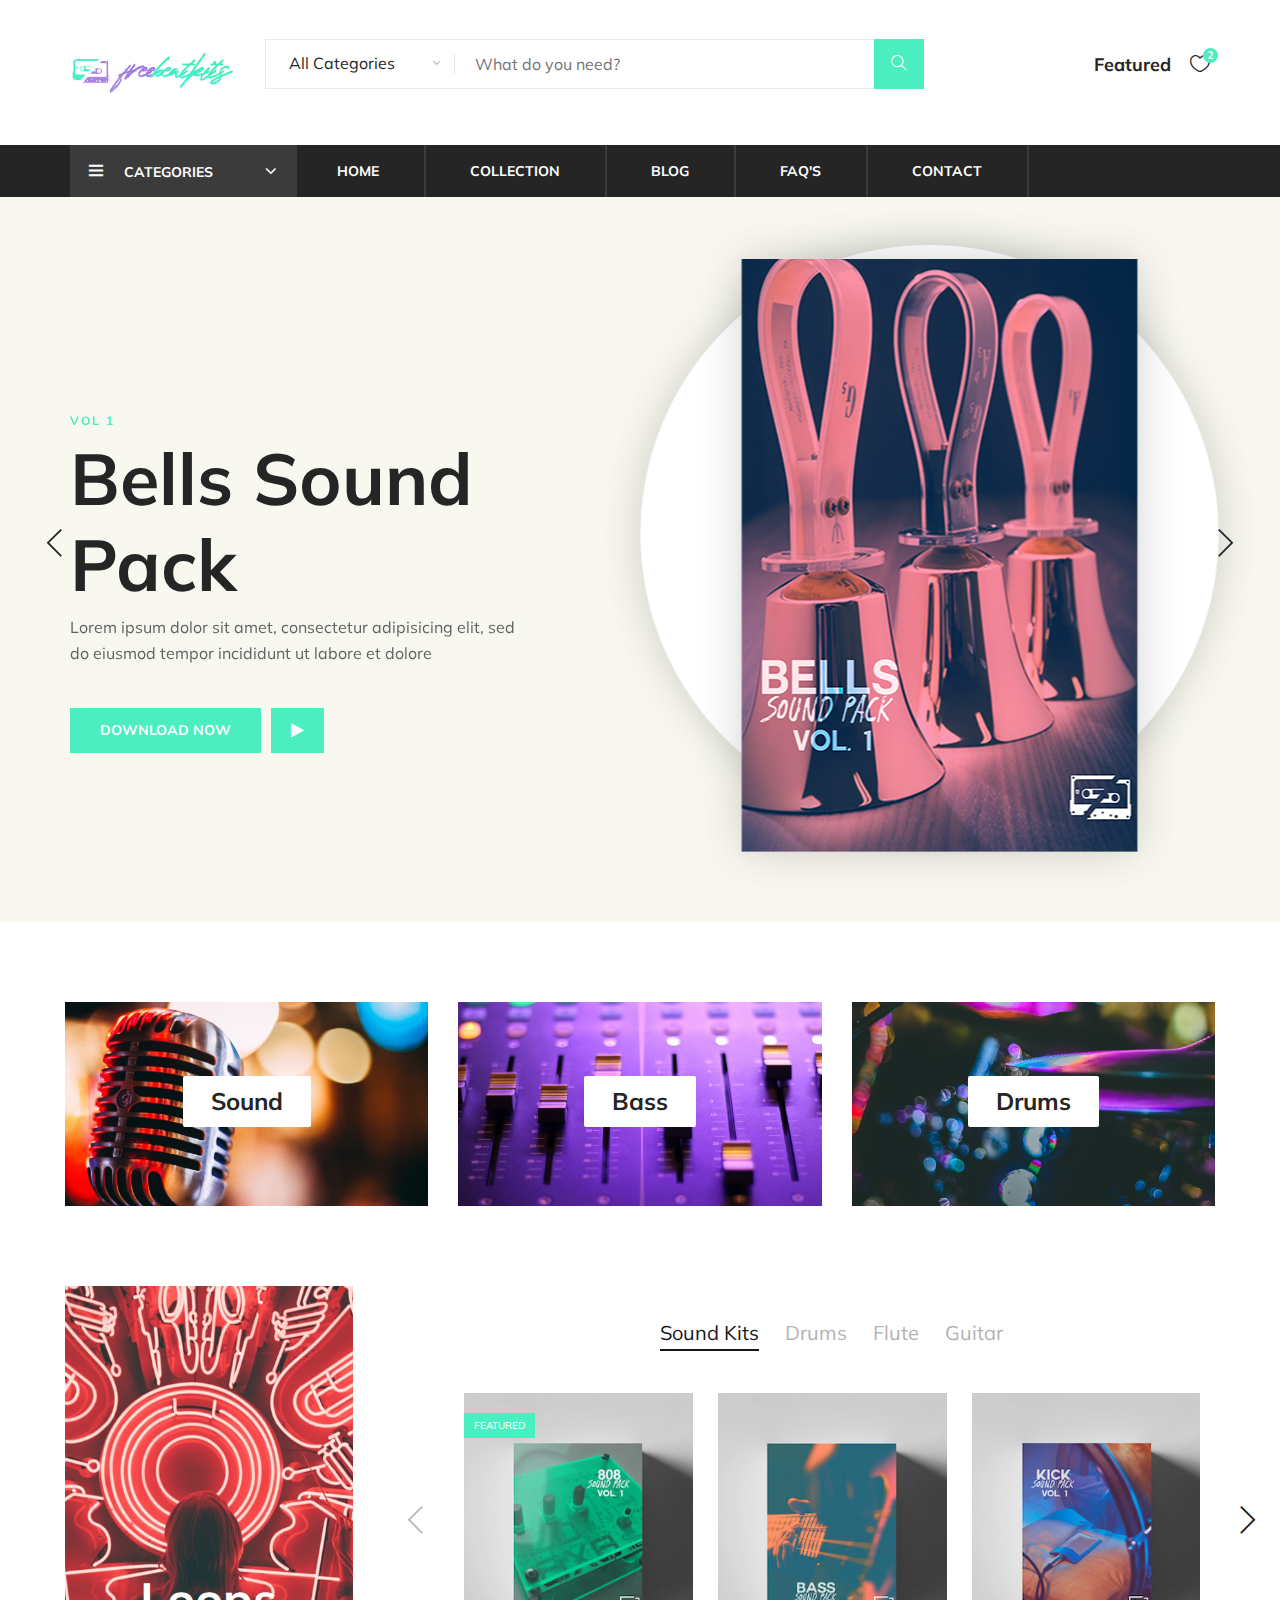
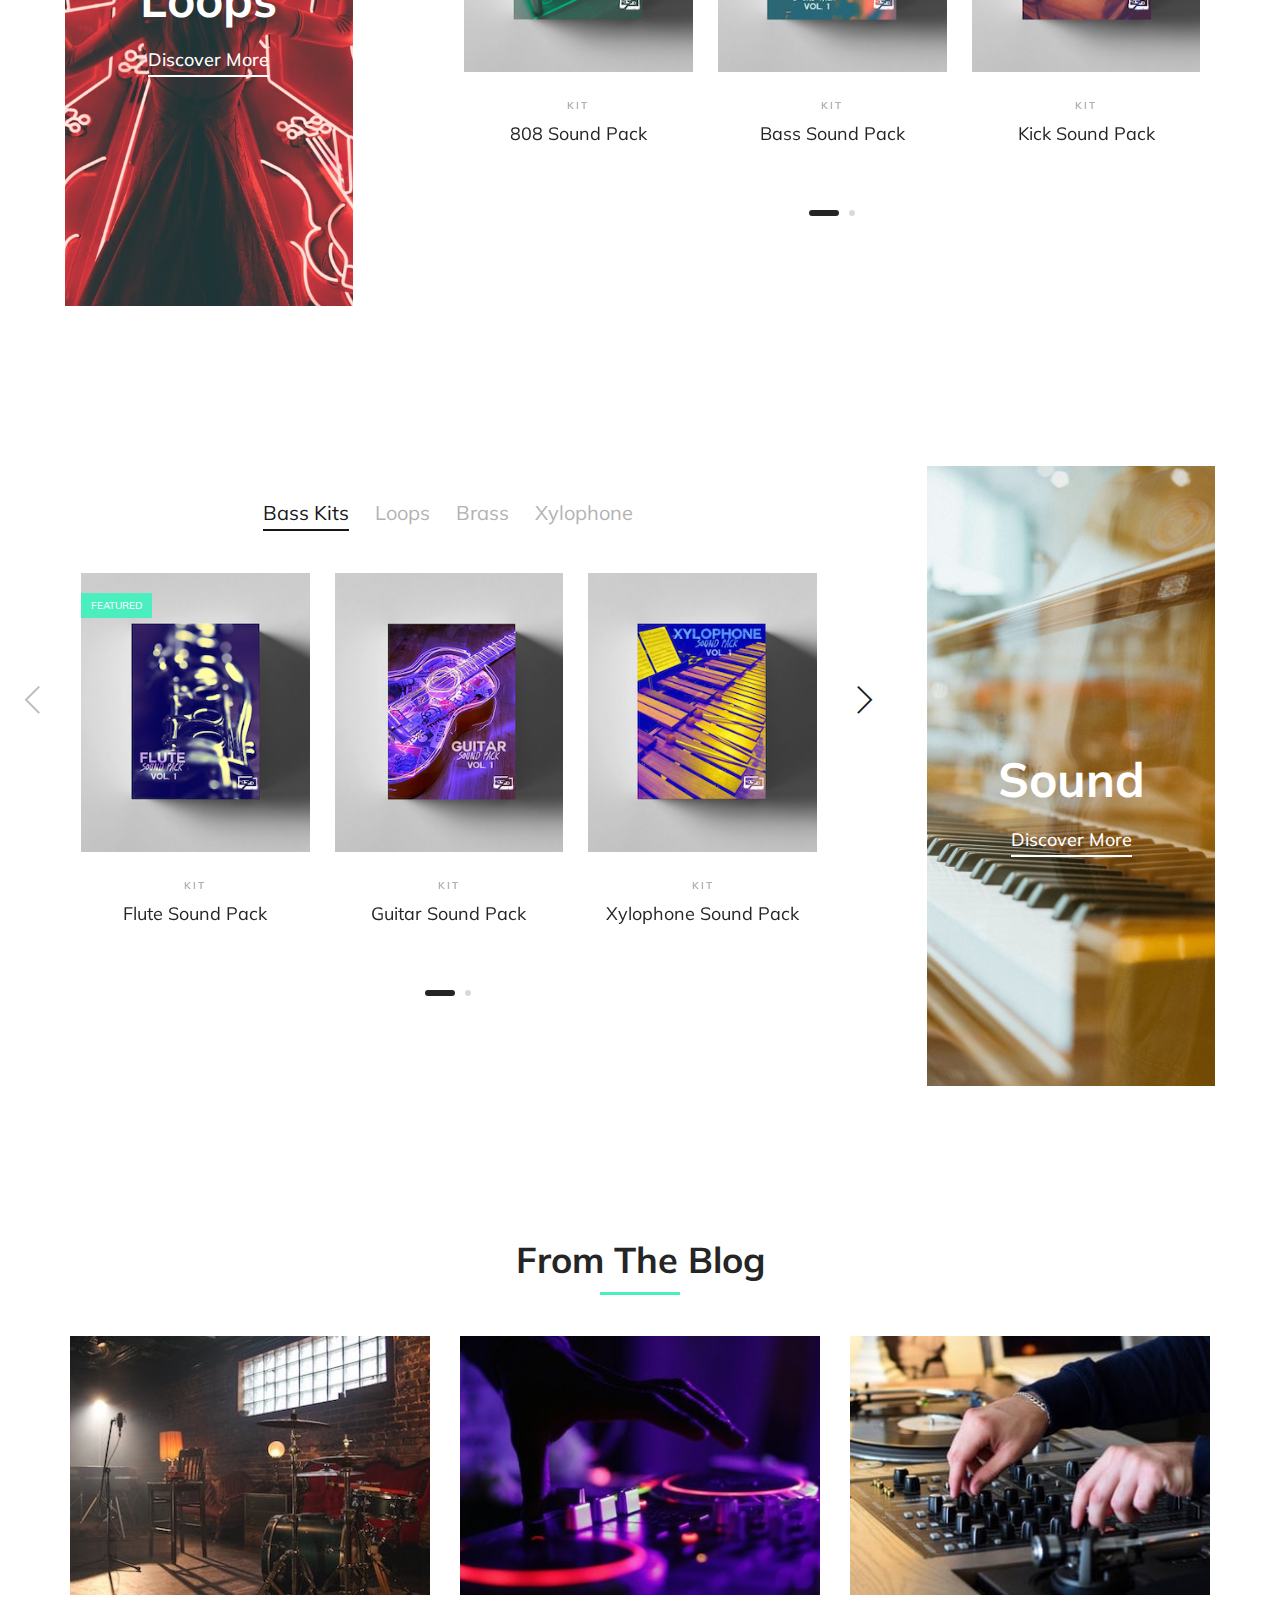
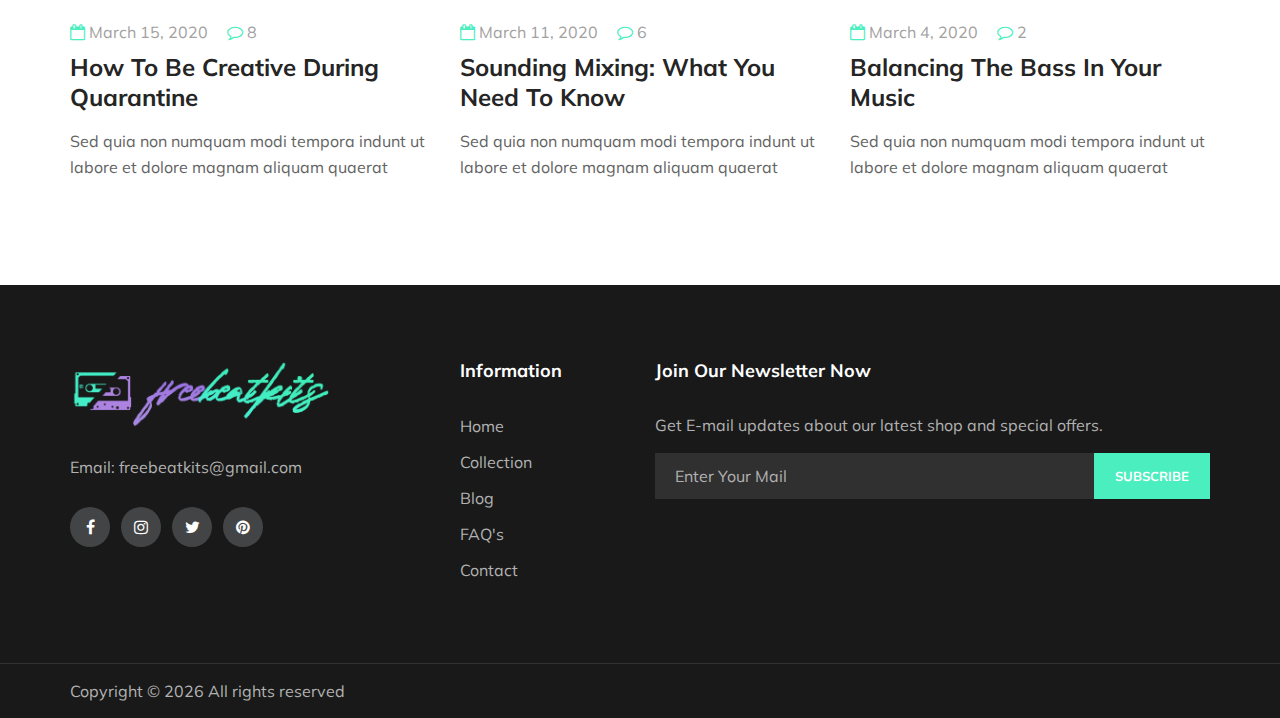
<file: index.html>
<!DOCTYPE html>
<html lang="eng">

<head>
    <meta charset="UTF-8">
    <meta name="description" content="Fashi Template">
    <meta name="keywords" content="Fashi, unica, creative, html">
    <meta name="viewport" content="width=device-width, initial-scale=1.0">
    <meta http-equiv="X-UA-Compatible" content="ie=edge">
    <link rel="shortcut icon" href="./img/logo_icon.png " type="image/x-icon">
    <title>FreeBeatKits | Blog</title>

    <!-- Google Font -->
    <link href="https://fonts.googleapis.com/css?family=Muli:300,400,500,600,700,800,900&display=swap" rel="stylesheet">

    <!-- Css Styles -->
    <link rel="stylesheet" href="css/bootstrap.min.css" type="text/css">
    <link rel="stylesheet" href="css/font-awesome.min.css" type="text/css">
    <link rel="stylesheet" href="css/themify-icons.css" type="text/css">
    <link rel="stylesheet" href="css/elegant-icons.css" type="text/css">
    <link rel="stylesheet" href="css/owl.carousel.min.css" type="text/css">
    <link rel="stylesheet" href="css/nice-select.css" type="text/css">
    <link rel="stylesheet" href="css/jquery-ui.min.css" type="text/css">
    <link rel="stylesheet" href="css/slicknav.min.css" type="text/css">
    <link rel="stylesheet" href="css/style.css" type="text/css">
    <link rel="stylesheet" href="css/animate.css">
</head>

<body>
    <!-- Page Preloder -->
    <div id="preloder">
        <div class="loader"></div>
    </div>

    <!-- Header Section Begin -->
    <header class="header-section">
        <div class="container">
            <div class="inner-header">
                <div class="row">
                    <div class="col-lg-2 col-md-2">
                        <div class="logo">
                            <a href="./index.html">
                                <img src="img/logo.png" alt="">
                            </a>
                        </div>
                    </div>
                    <div class="col-lg-7 col-md-7">
                        <div class="advanced-search">
                            <button type="button" class="category-btn">All Categories</button>
                            <div class="input-group">
                                <input type="text" placeholder="What do you need?">
                                <button type="button"><i class="ti-search"></i></button>
                            </div>
                        </div>
                    </div>
                    <div class="col-lg-3 text-right col-md-3">
                        <ul class="nav-right">
                            <li class="cart-price">Featured</li>
                            <li class="cart-icon">
                                <a href="#">
                                    <i class="icon_heart_alt"></i>
                                    <span>2</span>
                                </a>
                                <div class="cart-hover">
                                    <div class="select-items">
                                        <table>
                                            <tbody>
                                                <tr>
                                                    <td class="si-pic"><img src="img/select-product-1.jpg" alt=""></td>
                                                    <td class="si-text">
                                                        <div class="product-selected">
                                                            <p>Vol 1</p>
                                                            <h6>Bells Sound Pack</h6>
                                                        </div>
                                                    </td>
                                                </tr>
                                                <tr>
                                                    <td class="si-pic"><img src="img/select-product-2.jpg" alt=""></td>
                                                    <td class="si-text">
                                                        <div class="product-selected">
                                                            <p>Vol 1</p>
                                                            <h6>Brass Sound Pack</h6>
                                                        </div>
                                                    </td>
                                                </tr>
                                            </tbody>
                                        </table>
                                    </div>
                                    <div class="select-button">
                                        <a href="./audio/808vol.1.zip" class="primary-btn checkout-btn"
                                            download>DOWNLOAD</a>
                                    </div>
                                </div>
                            </li>
                        </ul>
                    </div>
                </div>
            </div>
        </div>
        <div class="nav-item">
            <div class="container">
                <div class="nav-depart">
                    <div class="depart-btn">
                        <i class="ti-menu"></i>
                        <span>Categories</span>
                        <ul class="depart-hover">
                            <li class="active"><a href="./shop.html">All Categories</a></li>
                            <li><a href="./shop.html">Drum Kits</a></li>
                            <li><a href="./shop.html">Instrument Kits</a></li>
                            <li><a href="./shop.html">Loop Kits</a></li>
                            <li><a href="./shop.html">Bass Kits</a></li>
                        </ul>
                    </div>
                </div>
                <nav class="nav-menu mobile-menu">
                    <ul>
                        <li><a href="./index.html">Home</a></li>
                        <li><a href="./shop.html">Collection</a></li>
                        <li><a href="./blog.html">Blog</a></li>
                        <li><a href="./faq.html">FAQ's</a></li>
                        <li><a href="./contact.html">Contact</a></li>
                    </ul>
                </nav>
                <div id="mobile-menu-wrap"></div>
            </div>
        </div>
    </header>
    <!-- Header End -->

    <!-- Hero Section Begin -->
    <section class="hero-section">
        <div class="hero-items owl-carousel">
            <div class="single-hero-items set-bg" data-setbg="img/hero-1.jpg">
                <div class="container">
                    <div class="row">
                        <div class="col-lg-5">
                            <span>Vol 1</span>
                            <h1>Bells Sound Pack</h1>
                            <p>Lorem ipsum dolor sit amet, consectetur adipisicing elit, sed do eiusmod tempor
                                incididunt ut labore et dolore</p>
                            <div class="preview">
                                <a href="./audio/808vol.1.zip" class="primary-btn" download>Download Now</a>
                                <audio id="player" src="./audio/808_03_ds.WAV"></audio>
                                <div class="play-icon animated fadeInUp delay-1s">
                                    <a onclick="document.getElementById('player').play()"><i class='fa fa-play'></i></a>
                                </div>
                            </div>
                        </div>
                    </div>
                </div>
            </div>
            <div class="single-hero-items set-bg" data-setbg="img/hero-2.jpg">
                <div class="container">
                    <div class="row">
                        <div class="col-lg-5">
                            <span>Vol 1</span>
                            <h1>Brass Sound Pack</h1>
                            <p>Lorem ipsum dolor sit amet, consectetur adipisicing elit, sed do eiusmod tempor
                                incididunt ut labore et dolore</p>
                            <div class="preview">
                                <a href="./audio/808vol.1.zip" class="primary-btn" download>Download Now</a>
                                <audio id="player" src="./audio/808_03_ds.WAV"></audio>
                                <div class="play-icon animated fadeInUp delay-1s">
                                    <a onclick="document.getElementById('player').play()"><i class='fa fa-play'></i></a>
                                </div>
                            </div>
                        </div>
                    </div>
                </div>
            </div>
        </div>
    </section>
    <!-- Hero Section End -->

    <!-- Banner Section Begin -->
    <div class="banner-section spad">
        <div class="container-fluid">
            <div class="row">
                <div class="col-lg-4">
                    <a href="./shop.html" class="single-banner">
                        <img src="img/banner-1.jpg" alt="">
                        <div class="inner-text">
                            <h4>Sound</h4>
                        </div>
                    </a>
                </div>
                <div class="col-lg-4">
                    <a href="./shop.html" class="single-banner">
                        <img src="img/banner-2.jpg" alt="">
                        <div class="inner-text">
                            <h4>Bass</h4>
                        </div>
                    </a>
                </div>
                <div class="col-lg-4">
                    <a href="./shop.html" class="single-banner">
                        <img src="img/banner-3.jpg" alt="">
                        <div class="inner-text">
                            <h4>Drums</h4>
                        </div>
                    </a>
                </div>
            </div>
        </div>
    </div>
    <!-- Banner Section End -->

    <!-- Women Banner Section Begin -->
    <section class="women-banner spad">
        <div class="container-fluid">
            <div class="row">
                <div class="col-lg-3">
                    <div class="product-large set-bg" data-setbg="img/products/women-large.jpg">
                        <h2>Loops</h2>
                        <a href="./shop.html">Discover More</a>
                    </div>
                </div>
                <div class="col-lg-8 offset-lg-1">
                    <div class="filter-control">
                        <ul>
                            <li class="active">Sound Kits</li>
                            <li>Drums</li>
                            <li>Flute</li>
                            <li>Guitar</li>
                        </ul>
                    </div>
                    <div class="product-slider owl-carousel">
                        <div class="product-item">
                            <div class="pi-pic">
                                <img src="img/products/women-1.jpg" alt="">
                                <div class="sale">Featured</div>
                                <ul>
                                    <li class="w-icon active"><a
                                            href="mailto:?subject=Listen to this Freebeatkits Sound Pack!&amp;body=Check it out at: http://www.freebeatkits.com"><i
                                                class="icon_mail"></i></a>
                                    </li>
                                    <li class="quick-view"><a href="./audio/808_03_ds.WAV" download>+ Download</a></li>
                                    <li class="w-icon">
                                        <audio id="player" src="./audio/808_03_ds.WAV"></audio>
                                        <div>
                                            <a onclick="document.getElementById('player').play()"><i
                                                    class='fa fa-play'></i></a>
                                        </div>
                                    </li>
                                </ul>
                            </div>
                            <div class="pi-text">
                                <div class="catagory-name">Kit</div>
                                <a href="#">
                                    <h5>808 Sound Pack</h5>
                                </a>
                            </div>
                        </div>
                        <div class="product-item">
                            <div class="pi-pic">
                                <img src="img/products/women-2.jpg" alt="">
                                <ul>
                                    <li class="w-icon active"><a
                                            href="mailto:?subject=Listen to this Freebeatkits Sound Pack!&amp;body=Check it out at: http://www.freebeatkits.com"><i
                                                class="icon_mail"></i></a>
                                    </li>
                                    <li class="quick-view"><a href="./audio/808_03_ds.WAV" download>+ Download</a></li>
                                    <li class="w-icon">
                                        <audio id="player" src="./audio/808_03_ds.WAV"></audio>
                                        <div>
                                            <a onclick="document.getElementById('player').play()"><i
                                                    class='fa fa-play'></i></a>
                                        </div>
                                    </li>
                                </ul>
                            </div>
                            <div class="pi-text">
                                <div class="catagory-name">Kit</div>
                                <a href="#">
                                    <h5>Bass Sound Pack</h5>
                                </a>
                            </div>
                        </div>
                        <div class="product-item">
                            <div class="pi-pic">
                                <img src="img/products/women-3.jpg" alt="">
                                <ul>
                                    <li class="w-icon active"><a
                                            href="mailto:?subject=Listen to this Freebeatkits Sound Pack!&amp;body=Check it out at: http://www.freebeatkits.com"><i
                                                class="icon_mail"></i></a>
                                    </li>
                                    <li class="quick-view"><a href="#">+ Download</a></li>
                                    <li class="w-icon">
                                        <audio id="player" src="./audio/808_03_ds.WAV"></audio>
                                        <div>
                                            <a onclick="document.getElementById('player').play()"><i
                                                    class='fa fa-play'></i></a>
                                        </div>
                                    </li>
                                </ul>
                            </div>
                            <div class="pi-text">
                                <div class="catagory-name">Kit</div>
                                <a href="#">
                                    <h5>Kick Sound Pack</h5>
                                </a>
                            </div>
                        </div>
                        <div class="product-item">
                            <div class="pi-pic">
                                <img src="img/products/women-4.jpg" alt="">
                                <ul>
                                    <li class="w-icon active"><a
                                            href="mailto:?subject=Listen to this Freebeatkits Sound Pack!&amp;body=Check it out at: http://www.freebeatkits.com"><i
                                                class="icon_mail"></i></a>
                                    </li>
                                    <li class="quick-view"><a href="#">+ Download</a></li>
                                    <li class="w-icon">
                                        <audio id="player" src="./audio/808_03_ds.WAV"></audio>
                                        <div>
                                            <a onclick="document.getElementById('player').play()"><i
                                                    class='fa fa-play'></i></a>
                                        </div>
                                    </li>
                                </ul>
                            </div>
                            <div class="pi-text">
                                <div class="catagory-name">Kit</div>
                                <a href="#">
                                    <h5>Brass Sound Pack</h5>
                                </a>
                            </div>
                        </div>
                    </div>
                </div>
            </div>
        </div>
    </section>
    <!-- Women Banner Section End -->

    <!-- Man Banner Section Begin -->
    <section class="man-banner spad">
        <div class="container-fluid">
            <div class="row">
                <div class="col-lg-8">
                    <div class="filter-control">
                        <ul>
                            <li class="active">Bass Kits</li>
                            <li>Loops</li>
                            <li>Brass</li>
                            <li>Xylophone</li>
                        </ul>
                    </div>
                    <div class="product-slider owl-carousel">
                        <div class="product-item">
                            <div class="pi-pic">
                                <img src="img/products/man-1.jpg" alt="">
                                <div class="sale">Featured</div>
                                <ul>
                                    <li class="w-icon active"><a
                                            href="mailto:?subject=Listen to this Freebeatkits Sound Pack!&amp;body=Check it out at: http://www.freebeatkits.com"><i
                                                class="icon_mail"></i></a>
                                    </li>
                                    <li class="quick-view"><a href="./audio/808vol.1.zip" download>+ Download</a></li>
                                    <li class="w-icon">
                                        <audio id="player" src="./audio/808_03_ds.WAV"></audio>
                                        <div>
                                            <a onclick="document.getElementById('player').play()"><i
                                                    class='fa fa-play'></i></a>
                                        </div>
                                    </li>
                                </ul>
                            </div>
                            <div class="pi-text">
                                <div class="catagory-name">Kit</div>
                                <a href="#">
                                    <h5>Flute Sound Pack</h5>
                                </a>
                            </div>
                        </div>
                        <div class="product-item">
                            <div class="pi-pic">
                                <img src="img/products/man-2.jpg" alt="">
                                <ul>
                                    <li class="w-icon active"><a
                                            href="mailto:?subject=Listen to this Freebeatkits Sound Pack!&amp;body=Check it out at: http://www.freebeatkits.com"><i
                                                class="icon_mail"></i></a>
                                    </li>
                                    <li class="quick-view"><a href="./audio/808vol.1.zip" download>+ Download</a></li>
                                    <li class="w-icon">
                                        <audio id="player" src="./audio/808_03_ds.WAV"></audio>
                                        <div>
                                            <a onclick="document.getElementById('player').play()"><i
                                                    class='fa fa-play'></i></a>
                                        </div>
                                    </li>
                                </ul>
                            </div>
                            <div class="pi-text">
                                <div class="catagory-name">Kit</div>
                                <a href="#">
                                    <h5>Guitar Sound Pack</h5>
                                </a>
                            </div>
                        </div>
                        <div class="product-item">
                            <div class="pi-pic">
                                <img src="img/products/man-3.jpg" alt="">
                                <ul>
                                    <li class="w-icon active"><a
                                            href="mailto:?subject=Listen to this Freebeatkits Sound Pack!&amp;body=Check it out at: http://www.freebeatkits.com"><i
                                                class="icon_mail"></i></a>
                                    </li>
                                    <li class="quick-view"><a href="./audio/808vol.1.zip" download>+ Download</a></li>
                                    <li class="w-icon">
                                        <audio id="player" src="./audio/808_03_ds.WAV"></audio>
                                        <div>
                                            <a onclick="document.getElementById('player').play()"><i
                                                    class='fa fa-play'></i></a>
                                        </div>
                                    </li>
                                </ul>
                            </div>
                            <div class="pi-text">
                                <div class="catagory-name">Kit</div>
                                <a href="#">
                                    <h5>Xylophone Sound Pack</h5>
                                </a>
                            </div>
                        </div>
                        <div class="product-item">
                            <div class="pi-pic">
                                <img src="img/products/man-4.jpg" alt="">
                                <ul>
                                    <li class="w-icon active"><a
                                            href="mailto:?subject=Listen to this Freebeatkits Sound Pack!&amp;body=Check it out at: http://www.freebeatkits.com"><i
                                                class="icon_mail"></i></a>
                                    </li>
                                    <li class="quick-view"><a href="./audio/808vol.1.zip" download>+ Download</a></li>
                                    <li class="w-icon">
                                        <audio id="player" src="./audio/808_03_ds.WAV"></audio>
                                        <div>
                                            <a onclick="document.getElementById('player').play()"><i
                                                    class='fa fa-play'></i></a>
                                        </div>
                                    </li>
                                </ul>
                            </div>
                            <div class="pi-text">
                                <div class="catagory-name">Kit</div>
                                <a href="#">
                                    <h5>Loops</h5>
                                </a>
                            </div>
                        </div>
                    </div>
                </div>
                <div class="col-lg-3 offset-lg-1">
                    <div class="product-large set-bg m-large" data-setbg="img/products/man-large.jpg">
                        <h2>Sound</h2>
                        <a href="./shop.html">Discover More</a>
                    </div>
                </div>
            </div>
        </div>
    </section>
    <!-- Man Banner Section End -->

    <!-- Latest Blog Section Begin -->
    <section class="latest-blog spad">
        <div class="container">
            <div class="row">
                <div class="col-lg-12">
                    <div class="section-title">
                        <h2>From The Blog</h2>
                    </div>
                </div>
            </div>
            <div class="row">
                <div class="col-lg-4 col-md-6">
                    <div class="single-latest-blog">
                        <img src="img/latest-1.jpg" alt="">
                        <div class="latest-text">
                            <div class="tag-list">
                                <div class="tag-item">
                                    <i class="fa fa-calendar-o"></i>
                                    March 15, 2020
                                </div>
                                <div class="tag-item">
                                    <i class="fa fa-comment-o"></i>
                                    8
                                </div>
                            </div>
                            <a href="./blog-01.html">
                                <h4>How To Be Creative During Quarantine</h4>
                            </a>
                            <p>Sed quia non numquam modi tempora indunt ut labore et dolore magnam aliquam quaerat </p>
                        </div>
                    </div>
                </div>
                <div class="col-lg-4 col-md-6">
                    <div class="single-latest-blog">
                        <img src="img/latest-2.jpg" alt="">
                        <div class="latest-text">
                            <div class="tag-list">
                                <div class="tag-item">
                                    <i class="fa fa-calendar-o"></i>
                                    March 11, 2020
                                </div>
                                <div class="tag-item">
                                    <i class="fa fa-comment-o"></i>
                                    6
                                </div>
                            </div>
                            <a href="./blog-02.html">
                                <h4>Sounding Mixing: What You Need To Know</h4>
                            </a>
                            <p>Sed quia non numquam modi tempora indunt ut labore et dolore magnam aliquam quaerat </p>
                        </div>
                    </div>
                </div>
                <div class="col-lg-4 col-md-6">
                    <div class="single-latest-blog">
                        <img src="img/latest-3.jpg" alt="">
                        <div class="latest-text">
                            <div class="tag-list">
                                <div class="tag-item">
                                    <i class="fa fa-calendar-o"></i>
                                    March 4, 2020
                                </div>
                                <div class="tag-item">
                                    <i class="fa fa-comment-o"></i>
                                    2
                                </div>
                            </div>
                            <a href="./blog-03.html">
                                <h4>Balancing The Bass In Your Music</h4>
                            </a>
                            <p>Sed quia non numquam modi tempora indunt ut labore et dolore magnam aliquam quaerat </p>
                        </div>
                    </div>
                </div>
            </div>
        </div>
    </section>
    <!-- Latest Blog Section End -->

    <!-- Footer Section Begin -->
    <footer class="footer-section">
        <div class="container">
            <div class="row">
                <div class="col-lg-3">
                    <div class="footer-left">
                        <div class="footer-logo">
                            <a href="#"><img src="img/footer-logo.png" alt=""></a>
                        </div>
                        <ul>
                            <li>Email: freebeatkits@gmail.com</li>
                        </ul>
                        <div class="footer-social">
                            <a href="#"><i class="fa fa-facebook"></i></a>
                            <a href="#"><i class="fa fa-instagram"></i></a>
                            <a href="#"><i class="fa fa-twitter"></i></a>
                            <a href="#"><i class="fa fa-pinterest"></i></a>
                        </div>
                    </div>
                </div>
                <div class="col-lg-2 offset-lg-1">
                    <div class="footer-widget">
                        <h5>Information</h5>
                        <ul>
                            <li><a href="./index.html">Home</a></li>
                            <li><a href="./shop.html">Collection</a></li>
                            <li><a href="./blog.html">Blog</a></li>
                            <li><a href="./faq.html">FAQ's</a></li>
                            <li><a href="./contact.html">Contact</a></li>
                        </ul>
                    </div>
                </div>
                <div class="col-lg-6">
                    <div class="newslatter-item">
                        <h5>Join Our Newsletter Now</h5>
                        <p>Get E-mail updates about our latest shop and special offers.</p>
                        <form action="#" class="subscribe-form">
                            <input type="text" placeholder="Enter Your Mail">
                            <button type="button">Subscribe</button>
                        </form>
                    </div>
                </div>
            </div>
        </div>
        <div class="copyright-reserved">
            <div class="container">
                <div class="row">
                    <div class="col-lg-12">
                        <div class="copyright-text">
                            Copyright &copy;
                            <script>document.write(new Date().getFullYear());</script> All rights reserved
                        </div>
                    </div>
                </div>
            </div>
        </div>
    </footer>
    <!-- Footer Section End -->

    <!-- Js Plugins -->
    <script src="js/jquery-3.3.1.min.js"></script>
    <script src="js/bootstrap.min.js"></script>
    <script src="js/jquery-ui.min.js"></script>
    <script src="js/jquery.countdown.min.js"></script>
    <script src="js/jquery.nice-select.min.js"></script>
    <script src="js/jquery.zoom.min.js"></script>
    <script src="js/jquery.dd.min.js"></script>
    <script src="js/jquery.slicknav.js"></script>
    <script src="js/owl.carousel.min.js"></script>
    <script src="js/main.js"></script>
</body>

</html>
</file>
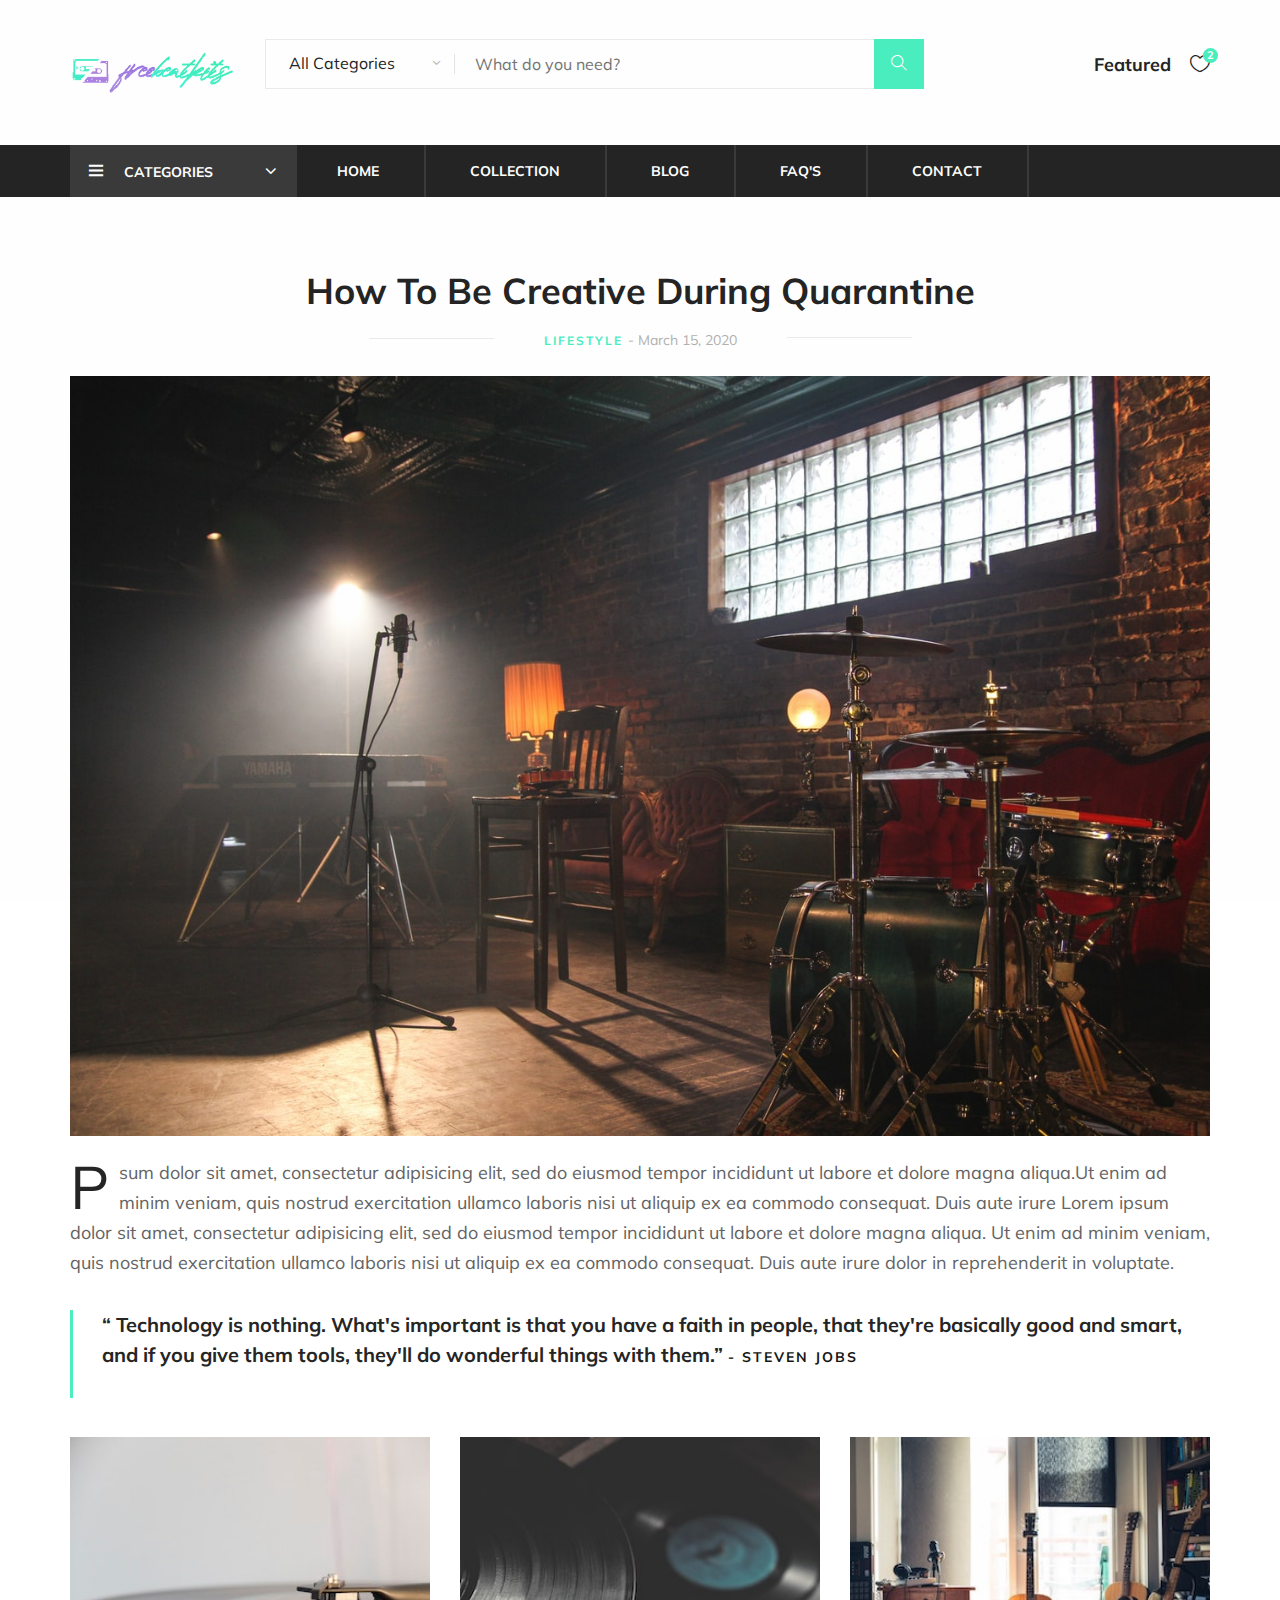
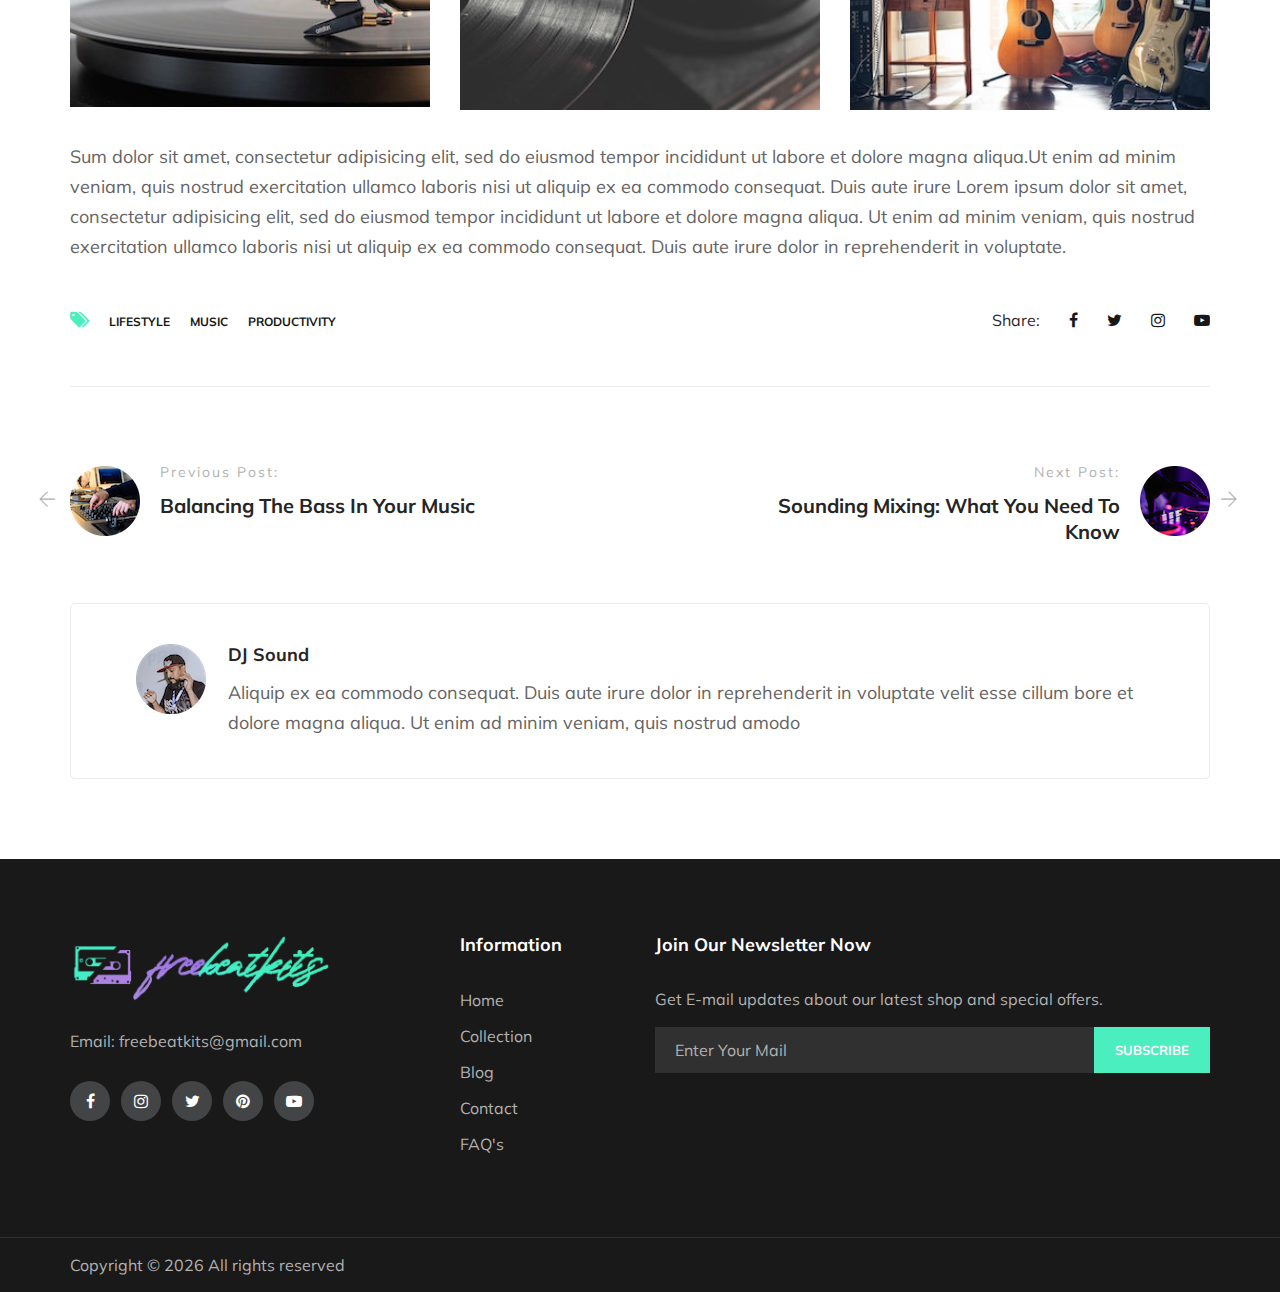
<file: blog-01.html>
<!DOCTYPE html>
<html lang="eng">

<head>
    <meta charset="UTF-8">
    <meta name="description" content="Fashi Template">
    <meta name="keywords" content="Fashi, unica, creative, html">
    <meta name="viewport" content="width=device-width, initial-scale=1.0">
    <meta http-equiv="X-UA-Compatible" content="ie=edge">
    <link rel="shortcut icon" href="./img/logo_icon.png " type="image/x-icon">
    <title>FreeBeatKits | How To Be Creative During Quarantine</title>

    <!-- Google Font -->
    <link href="https://fonts.googleapis.com/css?family=Muli:300,400,500,600,700,800,900&display=swap" rel="stylesheet">

    <!-- Css Styles -->
    <link rel="stylesheet" href="css/bootstrap.min.css" type="text/css">
    <link rel="stylesheet" href="css/font-awesome.min.css" type="text/css">
    <link rel="stylesheet" href="css/themify-icons.css" type="text/css">
    <link rel="stylesheet" href="css/elegant-icons.css" type="text/css">
    <link rel="stylesheet" href="css/owl.carousel.min.css" type="text/css">
    <link rel="stylesheet" href="css/nice-select.css" type="text/css">
    <link rel="stylesheet" href="css/jquery-ui.min.css" type="text/css">
    <link rel="stylesheet" href="css/slicknav.min.css" type="text/css">
    <link rel="stylesheet" href="css/style.css" type="text/css">
    <link rel="stylesheet" href="css/animate.css">
</head>

<body>
    <!-- Page Preloder -->
    <div id="preloder">
        <div class="loader"></div>
    </div>

    <!-- Header Section Begin -->
    <header class="header-section">
        <div class="container">
            <div class="inner-header">
                <div class="row">
                    <div class="col-lg-2 col-md-2">
                        <div class="logo">
                            <a href="./index.html">
                                <img src="img/logo.png" alt="">
                            </a>
                        </div>
                    </div>
                    <div class="col-lg-7 col-md-7">
                        <div class="advanced-search">
                            <button type="button" class="category-btn">All Categories</button>
                            <div class="input-group">
                                <input type="text" placeholder="What do you need?">
                                <button type="button"><i class="ti-search"></i></button>
                            </div>
                        </div>
                    </div>
                    <div class="col-lg-3 text-right col-md-3">
                        <ul class="nav-right">
                            <li class="cart-price">Featured</li>
                            <li class="cart-icon">
                                <a href="#">
                                    <i class="icon_heart_alt"></i>
                                    <span>2</span>
                                </a>
                                <div class="cart-hover">
                                    <div class="select-items">
                                        <table>
                                            <tbody>
                                                <tr>
                                                    <td class="si-pic"><img src="img/select-product-1.jpg" alt=""></td>
                                                    <td class="si-text">
                                                        <div class="product-selected">
                                                            <p>Vol 1</p>
                                                            <h6>Bells Sound Pack</h6>
                                                        </div>
                                                    </td>
                                                </tr>
                                                <tr>
                                                    <td class="si-pic"><img src="img/select-product-2.jpg" alt=""></td>
                                                    <td class="si-text">
                                                        <div class="product-selected">
                                                            <p>Vol 1</p>
                                                            <h6>Brass Sound Pack</h6>
                                                        </div>
                                                    </td>
                                                </tr>
                                            </tbody>
                                        </table>
                                    </div>
                                    <div class="select-button">
                                        <a href="./audio/808vol.1.zip" class="primary-btn checkout-btn"
                                            download>DOWNLOAD</a>
                                    </div>
                                </div>
                            </li>
                        </ul>
                    </div>
                </div>
            </div>
        </div>
        <div class="nav-item">
            <div class="container">
                <div class="nav-depart">
                    <div class="depart-btn">
                        <i class="ti-menu"></i>
                        <span>Categories</span>
                        <ul class="depart-hover">
                            <li class="active"><a href="./shop.html">All Categories</a></li>
                            <li><a href="./shop.html">Drum Kits</a></li>
                            <li><a href="./shop.html">Instrument Kits</a></li>
                            <li><a href="./shop.html">Loop Kits</a></li>
                            <li><a href="./shop.html">Bass Kits</a></li>
                        </ul>
                    </div>
                </div>
                <nav class="nav-menu mobile-menu">
                    <ul>
                        <li><a href="./index.html">Home</a></li>
                        <li><a href="./shop.html">Collection</a></li>
                        <li><a href="./blog.html">Blog</a></li>
                        <li><a href="./faq.html">FAQ's</a></li>
                        <li><a href="./contact.html">Contact</a></li>
                    </ul>
                </nav>
                <div id="mobile-menu-wrap"></div>
            </div>
        </div>
    </header>
    <!-- Header End -->

    <!-- Blog Details Section Begin -->
    <section class="blog-details spad">
        <div class="container">
            <div class="row">
                <div class="col-lg-12">
                    <div class="blog-details-inner">
                        <div class="blog-detail-title">
                            <h2>How To Be Creative During Quarantine</h2>
                            <p>lifestyle <span>- March 15, 2020</span></p>
                        </div>
                        <div class="blog-large-pic">
                            <img src="img/blog/blog-detail.jpg" alt="">
                        </div>
                        <div class="blog-detail-desc">
                            <p>psum dolor sit amet, consectetur adipisicing elit, sed do eiusmod tempor incididunt ut
                                labore et dolore magna aliqua.Ut enim ad minim veniam, quis nostrud exercitation ullamco
                                laboris nisi ut aliquip ex ea commodo consequat. Duis aute irure Lorem ipsum dolor sit
                                amet, consectetur adipisicing elit, sed do eiusmod tempor incididunt ut labore et dolore
                                magna aliqua. Ut enim ad minim veniam, quis nostrud exercitation ullamco laboris nisi ut
                                aliquip ex ea commodo consequat. Duis aute irure dolor in reprehenderit in voluptate.
                            </p>
                        </div>
                        <div class="blog-quote">
                            <p>“ Technology is nothing. What's important is that you have a faith in people, that
                                they're basically good and smart, and if you give them tools, they'll do wonderful
                                things with them.” <span>- Steven Jobs</span></p>
                        </div>
                        <div class="blog-more">
                            <div class="row">
                                <div class="col-sm-4">
                                    <img src="img/blog/blog-detail-1.jpg" alt="">
                                </div>
                                <div class="col-sm-4">
                                    <img src="img/blog/blog-detail-2.jpg" alt="">
                                </div>
                                <div class="col-sm-4">
                                    <img src="img/blog/blog-detail-3.jpg" alt="">
                                </div>
                            </div>
                        </div>
                        <p>Sum dolor sit amet, consectetur adipisicing elit, sed do eiusmod tempor incididunt ut labore
                            et dolore magna aliqua.Ut enim ad minim veniam, quis nostrud exercitation ullamco laboris
                            nisi ut aliquip ex ea commodo consequat. Duis aute irure Lorem ipsum dolor sit amet,
                            consectetur adipisicing elit, sed do eiusmod tempor incididunt ut labore et dolore magna
                            aliqua. Ut enim ad minim veniam, quis nostrud exercitation ullamco laboris nisi ut aliquip
                            ex ea commodo consequat. Duis aute irure dolor in reprehenderit in voluptate.</p>
                        <div class="tag-share">
                            <div class="details-tag">
                                <ul>
                                    <li><i class="fa fa-tags"></i></li>
                                    <li>Lifestyle</li>
                                    <li>Music</li>
                                    <li>Productivity</li>
                                </ul>
                            </div>
                            <div class="blog-share">
                                <span>Share:</span>
                                <div class="social-links">
                                    <a href="#"><i class="fa fa-facebook"></i></a>
                                    <a href="#"><i class="fa fa-twitter"></i></a>
                                    <a href="#"><i class="fa fa-instagram"></i></a>
                                    <a href="#"><i class="fa fa-youtube-play"></i></a>
                                </div>
                            </div>
                        </div>
                        <div class="blog-post">
                            <div class="row">
                                <div class="col-lg-5 col-md-6">
                                    <a href="./blog-03.html" class="prev-blog">
                                        <div class="pb-pic">
                                            <i class="ti-arrow-left"></i>
                                            <img src="img/blog/prev-blog.png" alt="">
                                        </div>
                                        <div class="pb-text">
                                            <span>Previous Post:</span>
                                            <h5>Balancing The Bass In Your Music</h5>
                                        </div>
                                    </a>
                                </div>
                                <div class="col-lg-5 offset-lg-2 col-md-6">
                                    <a href="./blog-02.html" class="next-blog">
                                        <div class="nb-pic">
                                            <img src="img/blog/next-blog.png" alt="">
                                            <i class="ti-arrow-right"></i>
                                        </div>
                                        <div class="nb-text">
                                            <span>Next Post:</span>
                                            <h5>Sounding Mixing: What You Need To Know</h5>
                                        </div>
                                    </a>
                                </div>
                            </div>
                        </div>
                        <div class="posted-by">
                            <div class="pb-pic">
                                <img src="img/blog/post-by.png" alt="">
                            </div>
                            <div class="pb-text">
                                <a href="./contact.html">
                                    <h5>DJ Sound</h5>
                                </a>
                                <p>Aliquip ex ea commodo consequat. Duis aute irure dolor in reprehenderit in voluptate
                                    velit esse cillum bore et dolore magna aliqua. Ut enim ad minim veniam, quis nostrud
                                    amodo</p>
                            </div>
                        </div>
                    </div>
                </div>
            </div>
        </div>
    </section>
    <!-- Blog Details Section End -->

    <!-- Footer Section Begin -->
    <footer class="footer-section">
        <div class="container">
            <div class="row">
                <div class="col-lg-3">
                    <div class="footer-left">
                        <div class="footer-logo">
                            <a href="#"><img src="img/footer-logo.png" alt=""></a>
                        </div>
                        <ul>
                            <li>Email: freebeatkits@gmail.com</li>
                        </ul>
                        <div class="footer-social">
                            <a href="#"><i class="fa fa-facebook"></i></a>
                            <a href="#"><i class="fa fa-instagram"></i></a>
                            <a href="#"><i class="fa fa-twitter"></i></a>
                            <a href="#"><i class="fa fa-pinterest"></i></a>
                            <a href="#"><i class="fa fa-youtube-play"></i></a>
                        </div>
                    </div>
                </div>
                <div class="col-lg-2 offset-lg-1">
                    <div class="footer-widget">
                        <h5>Information</h5>
                        <ul>
                            <li><a href="./index.html">Home</a></li>
                            <li><a href="./shop.html">Collection</a></li>
                            <li><a href="./blog.html">Blog</a></li>
                            <li><a href="./contact.html">Contact</a></li>
                            <li><a href="./faq.html">FAQ's</a></li>
                        </ul>
                    </div>
                </div>
                <div class="col-lg-6">
                    <div class="newslatter-item">
                        <h5>Join Our Newsletter Now</h5>
                        <p>Get E-mail updates about our latest shop and special offers.</p>
                        <form action="#" class="subscribe-form">
                            <input type="text" placeholder="Enter Your Mail">
                            <button type="button">Subscribe</button>
                        </form>
                    </div>
                </div>
            </div>
        </div>
        <div class="copyright-reserved">
            <div class="container">
                <div class="row">
                    <div class="col-lg-12">
                        <div class="copyright-text">
                            Copyright &copy;
                            <script>document.write(new Date().getFullYear());</script> All rights reserved
                        </div>
                    </div>
                </div>
            </div>
        </div>
    </footer>
    <!-- Footer Section End -->

    <!-- Js Plugins -->
    <script src="js/jquery-3.3.1.min.js"></script>
    <script src="js/bootstrap.min.js"></script>
    <script src="js/jquery-ui.min.js"></script>
    <script src="js/jquery.countdown.min.js"></script>
    <script src="js/jquery.nice-select.min.js"></script>
    <script src="js/jquery.zoom.min.js"></script>
    <script src="js/jquery.dd.min.js"></script>
    <script src="js/jquery.slicknav.js"></script>
    <script src="js/owl.carousel.min.js"></script>
    <script src="js/main.js"></script>
</body>

</html>
</file>
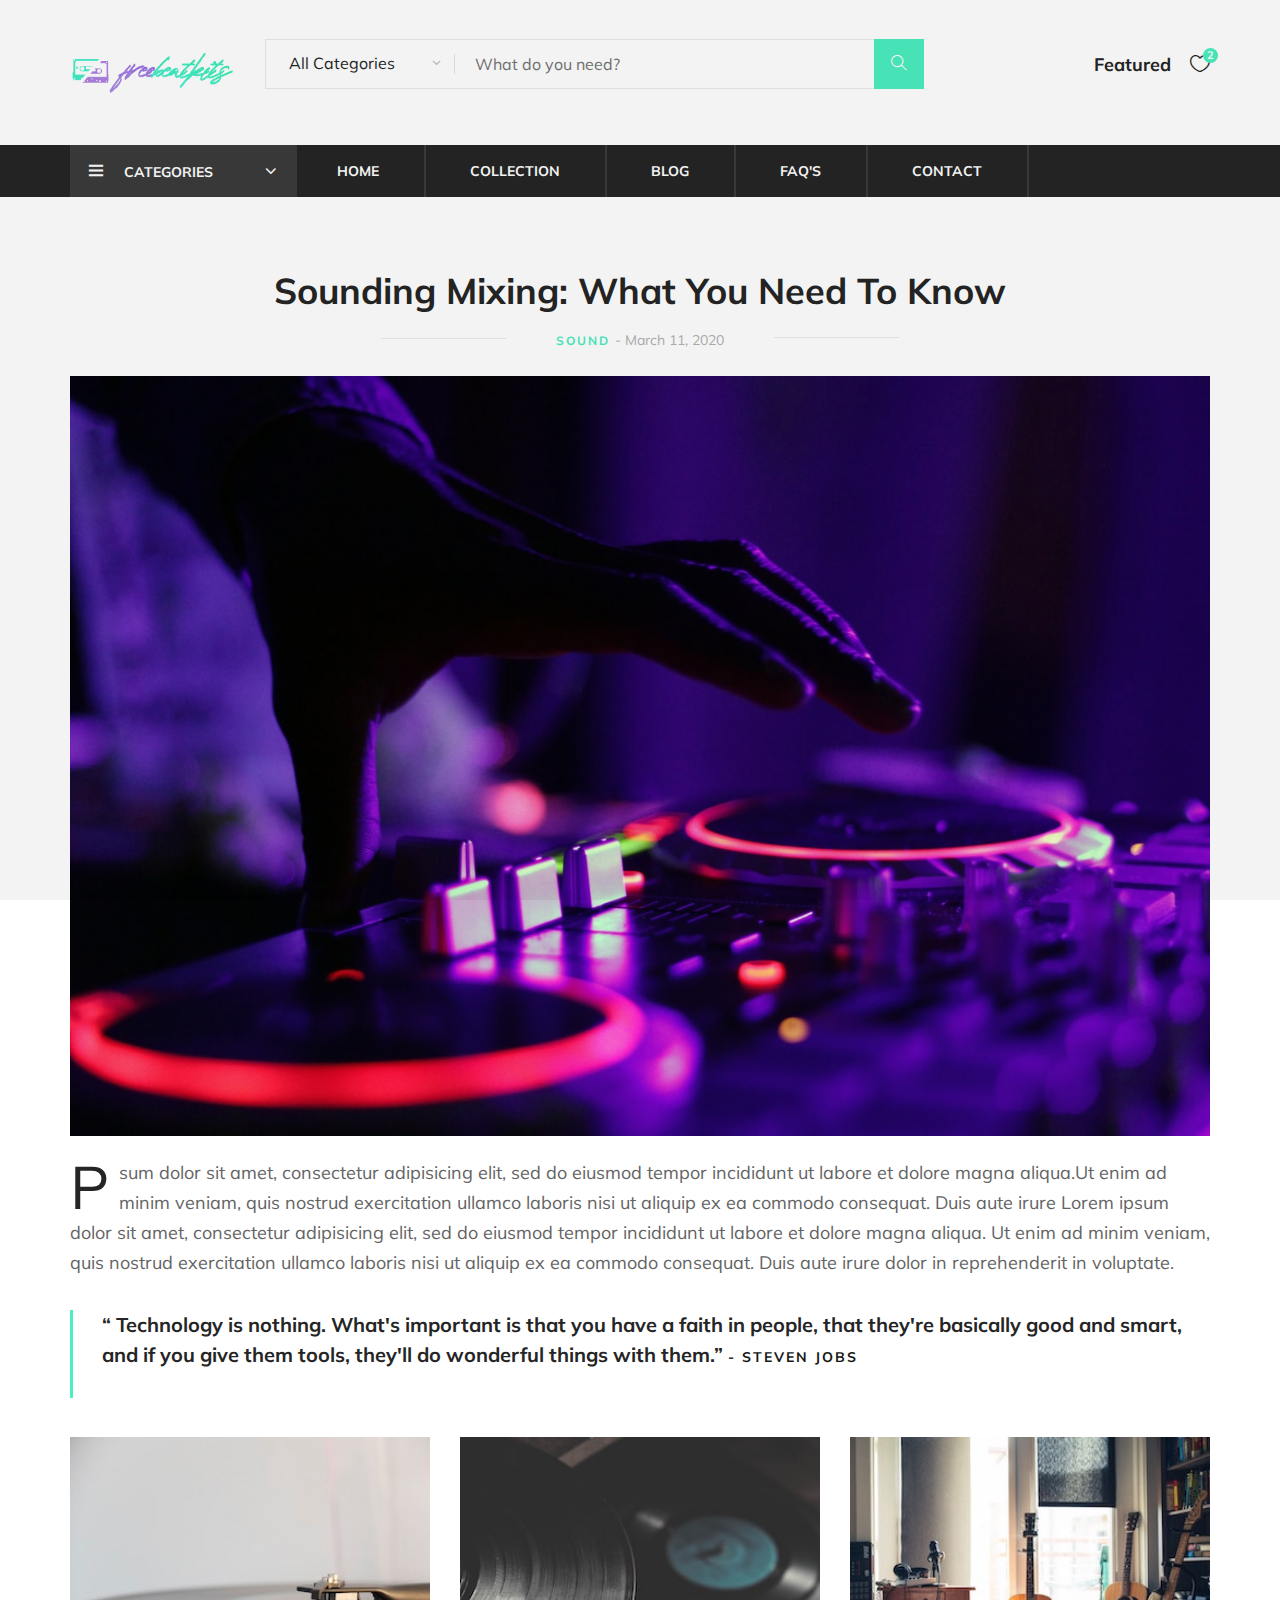
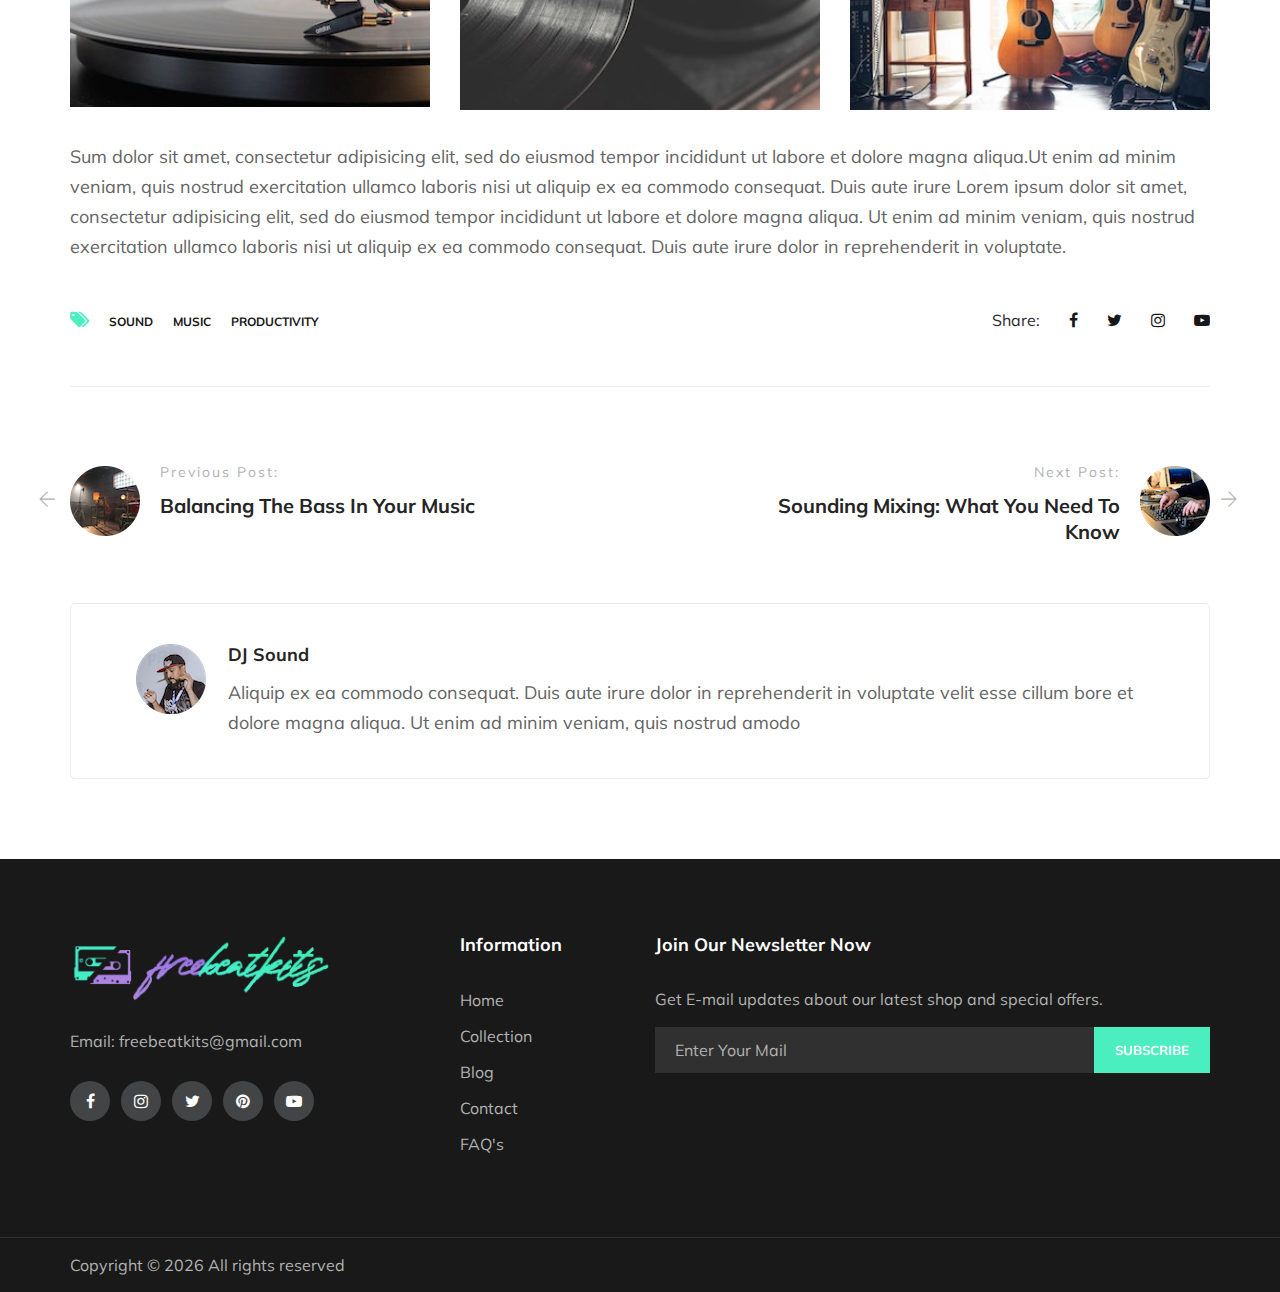
<file: blog-02.html>
<!DOCTYPE html>
<html lang="eng">

<head>
    <meta charset="UTF-8">
    <meta name="description" content="Fashi Template">
    <meta name="keywords" content="Fashi, unica, creative, html">
    <meta name="viewport" content="width=device-width, initial-scale=1.0">
    <meta http-equiv="X-UA-Compatible" content="ie=edge">
    <link rel="shortcut icon" href="./img/logo_icon.png " type="image/x-icon">
    <title>FreeBeatKits | Sounding Mixing: What You Need To Know</title>

    <!-- Google Font -->
    <link href="https://fonts.googleapis.com/css?family=Muli:300,400,500,600,700,800,900&display=swap" rel="stylesheet">

    <!-- Css Styles -->
    <link rel="stylesheet" href="css/bootstrap.min.css" type="text/css">
    <link rel="stylesheet" href="css/font-awesome.min.css" type="text/css">
    <link rel="stylesheet" href="css/themify-icons.css" type="text/css">
    <link rel="stylesheet" href="css/elegant-icons.css" type="text/css">
    <link rel="stylesheet" href="css/owl.carousel.min.css" type="text/css">
    <link rel="stylesheet" href="css/nice-select.css" type="text/css">
    <link rel="stylesheet" href="css/jquery-ui.min.css" type="text/css">
    <link rel="stylesheet" href="css/slicknav.min.css" type="text/css">
    <link rel="stylesheet" href="css/style.css" type="text/css">
    <link rel="stylesheet" href="css/animate.css">
</head>

<body>
    <!-- Page Preloder -->
    <div id="preloder">
        <div class="loader"></div>
    </div>

    <!-- Header Section Begin -->
    <header class="header-section">
        <div class="container">
            <div class="inner-header">
                <div class="row">
                    <div class="col-lg-2 col-md-2">
                        <div class="logo">
                            <a href="./index.html">
                                <img src="img/logo.png" alt="">
                            </a>
                        </div>
                    </div>
                    <div class="col-lg-7 col-md-7">
                        <div class="advanced-search">
                            <button type="button" class="category-btn">All Categories</button>
                            <div class="input-group">
                                <input type="text" placeholder="What do you need?">
                                <button type="button"><i class="ti-search"></i></button>
                            </div>
                        </div>
                    </div>
                    <div class="col-lg-3 text-right col-md-3">
                        <ul class="nav-right">
                            <li class="cart-price">Featured</li>
                            <li class="cart-icon">
                                <a href="#">
                                    <i class="icon_heart_alt"></i>
                                    <span>2</span>
                                </a>
                                <div class="cart-hover">
                                    <div class="select-items">
                                        <table>
                                            <tbody>
                                                <tr>
                                                    <td class="si-pic"><img src="img/select-product-1.jpg" alt=""></td>
                                                    <td class="si-text">
                                                        <div class="product-selected">
                                                            <p>Vol 1</p>
                                                            <h6>Bells Sound Pack</h6>
                                                        </div>
                                                    </td>
                                                </tr>
                                                <tr>
                                                    <td class="si-pic"><img src="img/select-product-2.jpg" alt=""></td>
                                                    <td class="si-text">
                                                        <div class="product-selected">
                                                            <p>Vol 1</p>
                                                            <h6>Brass Sound Pack</h6>
                                                        </div>
                                                    </td>
                                                </tr>
                                            </tbody>
                                        </table>
                                    </div>
                                    <div class="select-button">
                                        <a href="./audio/808vol.1.zip" class="primary-btn checkout-btn"
                                            download>DOWNLOAD</a>
                                    </div>
                                </div>
                            </li>
                        </ul>
                    </div>
                </div>
            </div>
        </div>
        <div class="nav-item">
            <div class="container">
                <div class="nav-depart">
                    <div class="depart-btn">
                        <i class="ti-menu"></i>
                        <span>Categories</span>
                        <ul class="depart-hover">
                            <li class="active"><a href="./shop.html">All Categories</a></li>
                            <li><a href="./shop.html">Drum Kits</a></li>
                            <li><a href="./shop.html">Instrument Kits</a></li>
                            <li><a href="./shop.html">Loop Kits</a></li>
                            <li><a href="./shop.html">Bass Kits</a></li>
                        </ul>
                    </div>
                </div>
                <nav class="nav-menu mobile-menu">
                    <ul>
                        <li><a href="./index.html">Home</a></li>
                        <li><a href="./shop.html">Collection</a></li>
                        <li><a href="./blog.html">Blog</a></li>
                        <li><a href="./faq.html">FAQ's</a></li>
                        <li><a href="./contact.html">Contact</a></li>
                    </ul>
                </nav>
                <div id="mobile-menu-wrap"></div>
            </div>
        </div>
    </header>
    <!-- Header End -->

    <!-- Blog Details Section Begin -->
    <section class="blog-details spad">
        <div class="container">
            <div class="row">
                <div class="col-lg-12">
                    <div class="blog-details-inner">
                        <div class="blog-detail-title">
                            <h2>Sounding Mixing: What You Need To Know</h2>
                            <p>Sound <span>- March 11, 2020</span></p>
                        </div>
                        <div class="blog-large-pic">
                            <img src="img/blog/blog-02.jpg" alt="">
                        </div>
                        <div class="blog-detail-desc">
                            <p>psum dolor sit amet, consectetur adipisicing elit, sed do eiusmod tempor incididunt ut
                                labore et dolore magna aliqua.Ut enim ad minim veniam, quis nostrud exercitation ullamco
                                laboris nisi ut aliquip ex ea commodo consequat. Duis aute irure Lorem ipsum dolor sit
                                amet, consectetur adipisicing elit, sed do eiusmod tempor incididunt ut labore et dolore
                                magna aliqua. Ut enim ad minim veniam, quis nostrud exercitation ullamco laboris nisi ut
                                aliquip ex ea commodo consequat. Duis aute irure dolor in reprehenderit in voluptate.
                            </p>
                        </div>
                        <div class="blog-quote">
                            <p>“ Technology is nothing. What's important is that you have a faith in people, that
                                they're basically good and smart, and if you give them tools, they'll do wonderful
                                things with them.” <span>- Steven Jobs</span></p>
                        </div>
                        <div class="blog-more">
                            <div class="row">
                                <div class="col-sm-4">
                                    <img src="img/blog/blog-detail-1.jpg" alt="">
                                </div>
                                <div class="col-sm-4">
                                    <img src="img/blog/blog-detail-2.jpg" alt="">
                                </div>
                                <div class="col-sm-4">
                                    <img src="img/blog/blog-detail-3.jpg" alt="">
                                </div>
                            </div>
                        </div>
                        <p>Sum dolor sit amet, consectetur adipisicing elit, sed do eiusmod tempor incididunt ut labore
                            et dolore magna aliqua.Ut enim ad minim veniam, quis nostrud exercitation ullamco laboris
                            nisi ut aliquip ex ea commodo consequat. Duis aute irure Lorem ipsum dolor sit amet,
                            consectetur adipisicing elit, sed do eiusmod tempor incididunt ut labore et dolore magna
                            aliqua. Ut enim ad minim veniam, quis nostrud exercitation ullamco laboris nisi ut aliquip
                            ex ea commodo consequat. Duis aute irure dolor in reprehenderit in voluptate.</p>
                        <div class="tag-share">
                            <div class="details-tag">
                                <ul>
                                    <li><i class="fa fa-tags"></i></li>
                                    <li>Sound</li>
                                    <li>Music</li>
                                    <li>Productivity</li>
                                </ul>
                            </div>
                            <div class="blog-share">
                                <span>Share:</span>
                                <div class="social-links">
                                    <a href="#"><i class="fa fa-facebook"></i></a>
                                    <a href="#"><i class="fa fa-twitter"></i></a>
                                    <a href="#"><i class="fa fa-instagram"></i></a>
                                    <a href="#"><i class="fa fa-youtube-play"></i></a>
                                </div>
                            </div>
                        </div>
                        <div class="blog-post">
                            <div class="row">
                                <div class="col-lg-5 col-md-6">
                                    <a href="./blog-01.html" class="prev-blog">
                                        <div class="pb-pic">
                                            <i class="ti-arrow-left"></i>
                                            <img src="img/blog/blog-cir.png" alt="">
                                        </div>
                                        <div class="pb-text">
                                            <span>Previous Post:</span>
                                            <h5>Balancing The Bass In Your Music</h5>
                                        </div>
                                    </a>
                                </div>
                                <div class="col-lg-5 offset-lg-2 col-md-6">
                                    <a href="./blog-03.html" class="next-blog">
                                        <div class="nb-pic">
                                            <img src="img/blog/prev-blog.png" alt="">
                                            <i class="ti-arrow-right"></i>
                                        </div>
                                        <div class="nb-text">
                                            <span>Next Post:</span>
                                            <h5>Sounding Mixing: What You Need To Know</h5>
                                        </div>
                                    </a>
                                </div>
                            </div>
                        </div>
                        <div class="posted-by">
                            <div class="pb-pic">
                                <img src="img/blog/post-by.png" alt="">
                            </div>
                            <div class="pb-text">
                                <a href="./contact.html">
                                    <h5>DJ Sound</h5>
                                </a>
                                <p>Aliquip ex ea commodo consequat. Duis aute irure dolor in reprehenderit in voluptate
                                    velit esse cillum bore et dolore magna aliqua. Ut enim ad minim veniam, quis nostrud
                                    amodo</p>
                            </div>
                        </div>
                    </div>
                </div>
            </div>
        </div>
    </section>
    <!-- Blog Details Section End -->

    <!-- Footer Section Begin -->
    <footer class="footer-section">
        <div class="container">
            <div class="row">
                <div class="col-lg-3">
                    <div class="footer-left">
                        <div class="footer-logo">
                            <a href="#"><img src="img/footer-logo.png" alt=""></a>
                        </div>
                        <ul>
                            <li>Email: freebeatkits@gmail.com</li>
                        </ul>
                        <div class="footer-social">
                            <a href="#"><i class="fa fa-facebook"></i></a>
                            <a href="#"><i class="fa fa-instagram"></i></a>
                            <a href="#"><i class="fa fa-twitter"></i></a>
                            <a href="#"><i class="fa fa-pinterest"></i></a>
                            <a href="#"><i class="fa fa-youtube-play"></i></a>
                        </div>
                    </div>
                </div>
                <div class="col-lg-2 offset-lg-1">
                    <div class="footer-widget">
                        <h5>Information</h5>
                        <ul>
                            <li><a href="./index.html">Home</a></li>
                            <li><a href="./shop.html">Collection</a></li>
                            <li><a href="./blog.html">Blog</a></li>
                            <li><a href="./contact.html">Contact</a></li>
                            <li><a href="./faq.html">FAQ's</a></li>
                        </ul>
                    </div>
                </div>
                <div class="col-lg-6">
                    <div class="newslatter-item">
                        <h5>Join Our Newsletter Now</h5>
                        <p>Get E-mail updates about our latest shop and special offers.</p>
                        <form action="#" class="subscribe-form">
                            <input type="text" placeholder="Enter Your Mail">
                            <button type="button">Subscribe</button>
                        </form>
                    </div>
                </div>
            </div>
        </div>
        <div class="copyright-reserved">
            <div class="container">
                <div class="row">
                    <div class="col-lg-12">
                        <div class="copyright-text">
                            Copyright &copy;
                            <script>document.write(new Date().getFullYear());</script> All rights reserved
                        </div>
                    </div>
                </div>
            </div>
        </div>
    </footer>
    <!-- Footer Section End -->

    <!-- Js Plugins -->
    <script src="js/jquery-3.3.1.min.js"></script>
    <script src="js/bootstrap.min.js"></script>
    <script src="js/jquery-ui.min.js"></script>
    <script src="js/jquery.countdown.min.js"></script>
    <script src="js/jquery.nice-select.min.js"></script>
    <script src="js/jquery.zoom.min.js"></script>
    <script src="js/jquery.dd.min.js"></script>
    <script src="js/jquery.slicknav.js"></script>
    <script src="js/owl.carousel.min.js"></script>
    <script src="js/main.js"></script>
</body>

</html>
</file>
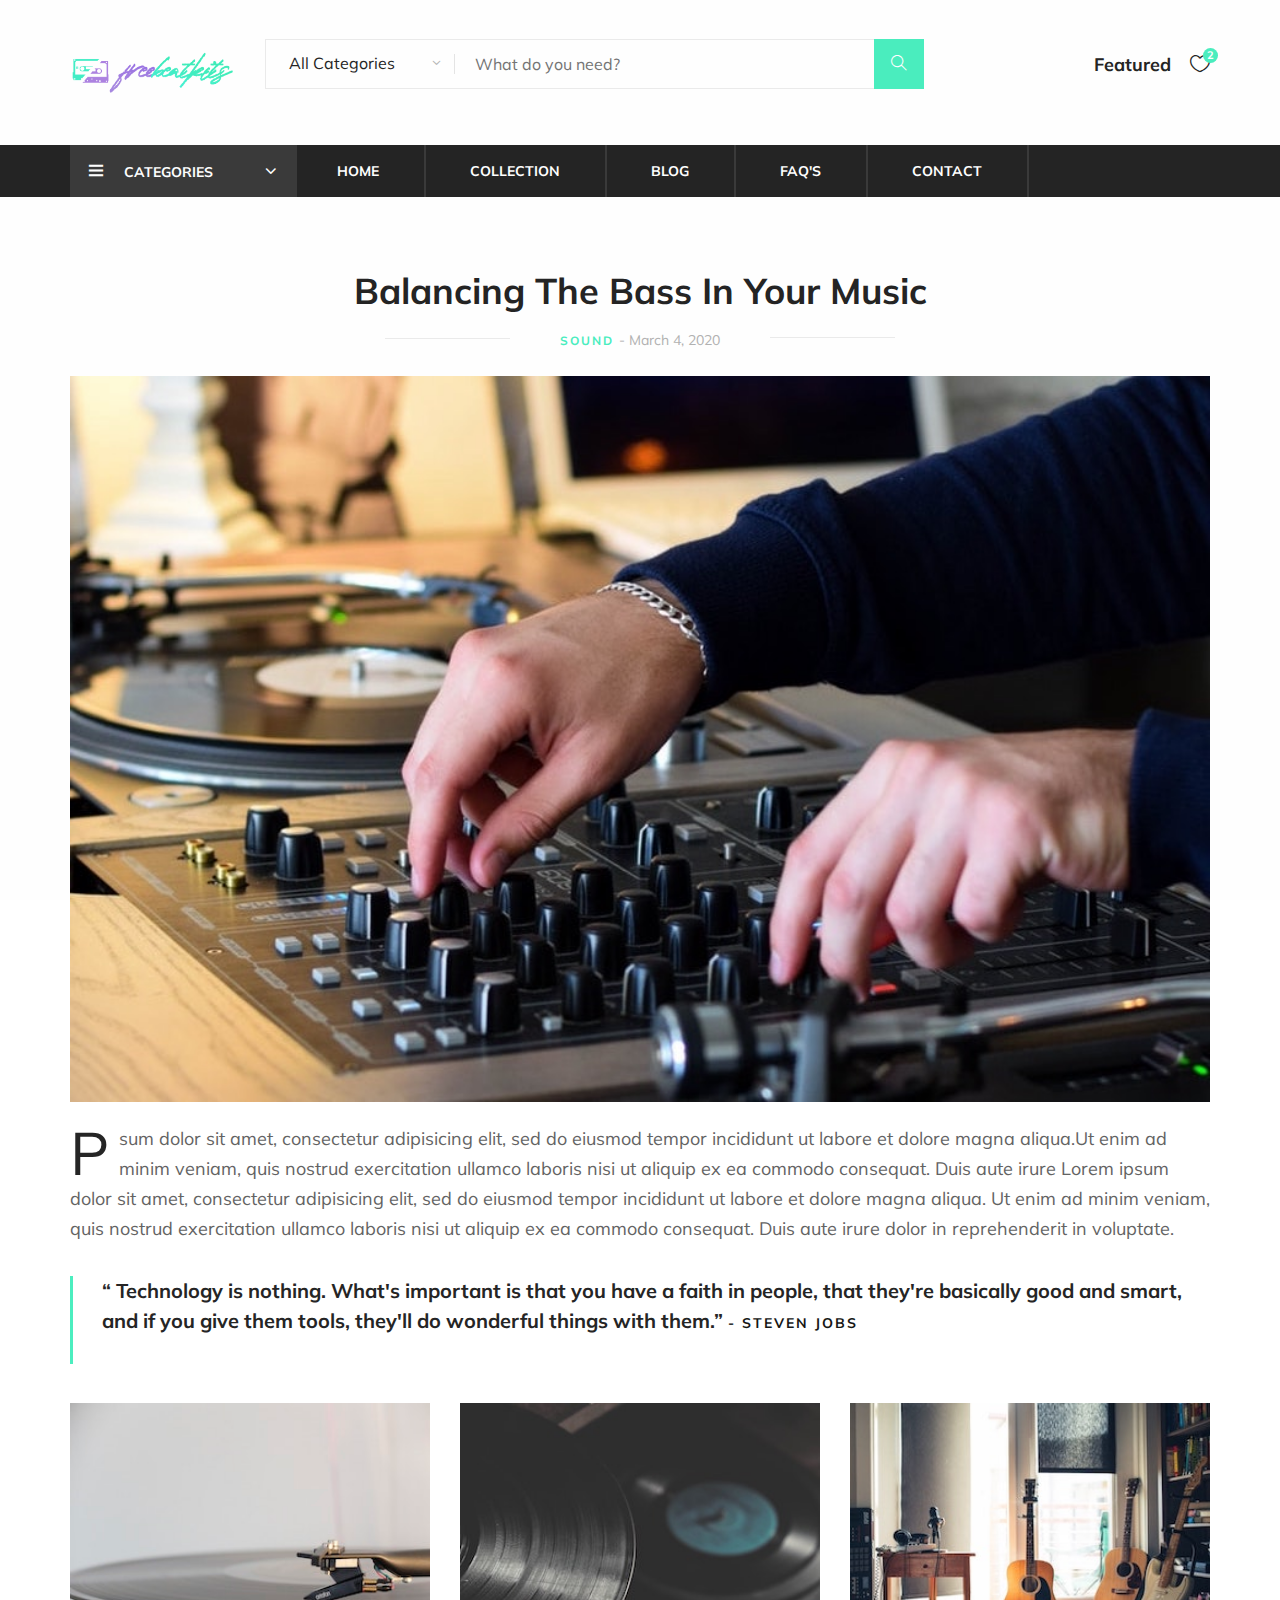
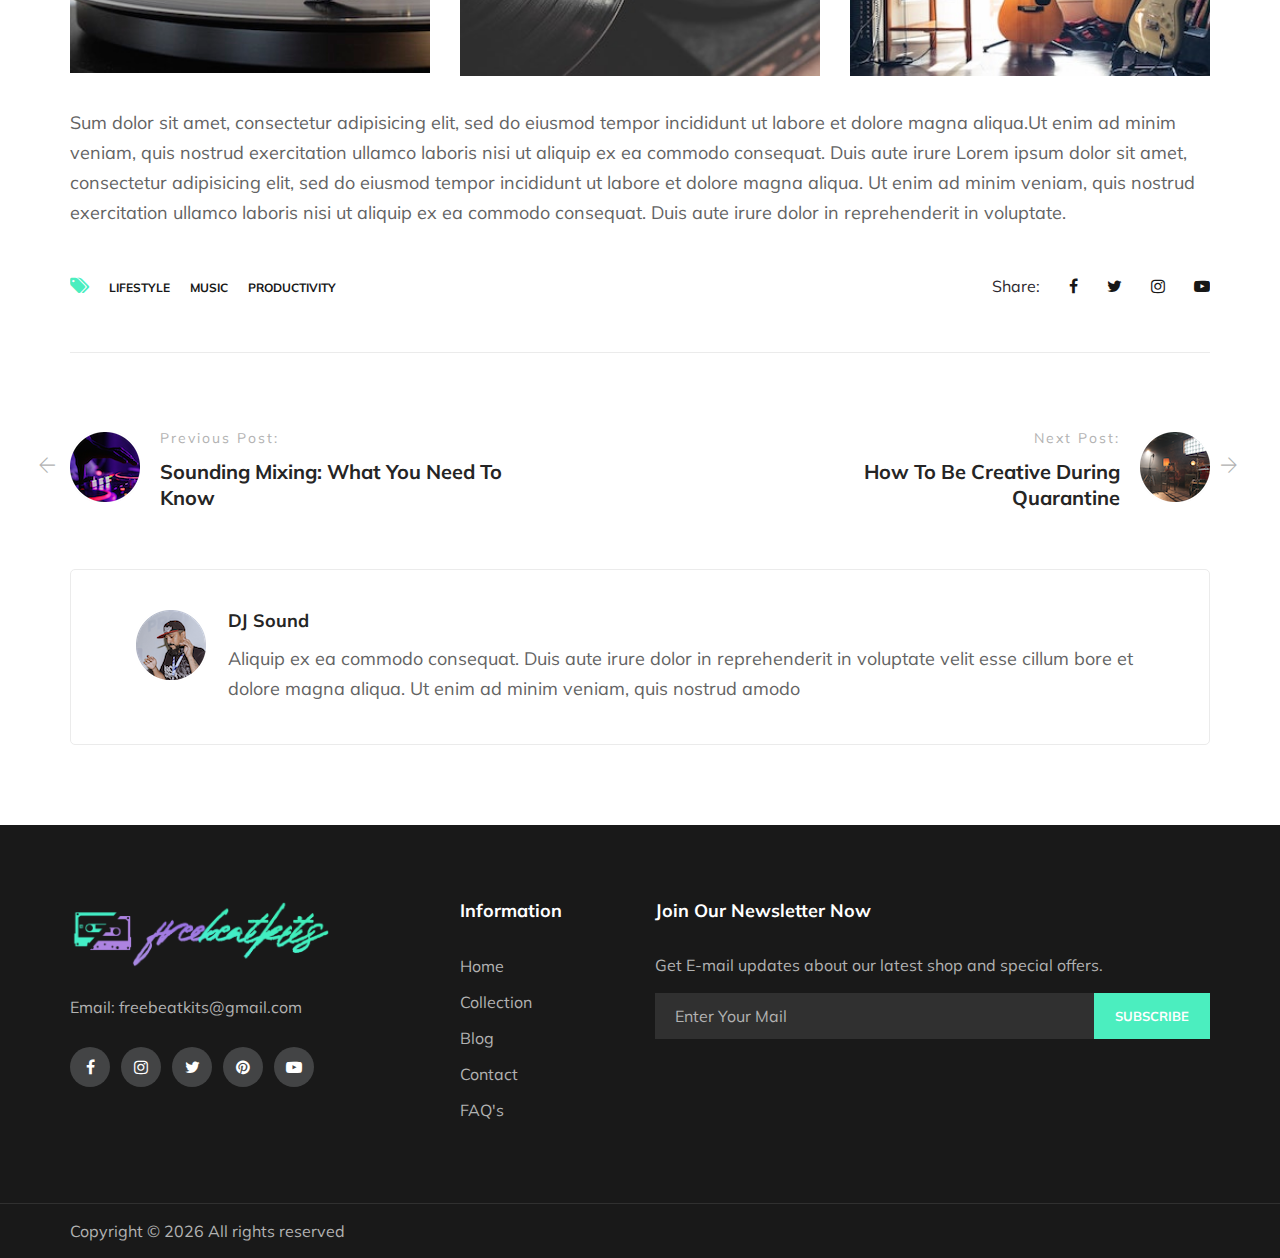
<file: blog-03.html>
<!DOCTYPE html>
<html lang="eng">

<head>
    <meta charset="UTF-8">
    <meta name="description" content="Fashi Template">
    <meta name="keywords" content="Fashi, unica, creative, html">
    <meta name="viewport" content="width=device-width, initial-scale=1.0">
    <meta http-equiv="X-UA-Compatible" content="ie=edge">
    <link rel="shortcut icon" href="./img/logo_icon.png " type="image/x-icon">
    <title>FreeBeatKits | Sounding Mixing: What You Need To Know</title>

    <!-- Google Font -->
    <link href="https://fonts.googleapis.com/css?family=Muli:300,400,500,600,700,800,900&display=swap" rel="stylesheet">

    <!-- Css Styles -->
    <link rel="stylesheet" href="css/bootstrap.min.css" type="text/css">
    <link rel="stylesheet" href="css/font-awesome.min.css" type="text/css">
    <link rel="stylesheet" href="css/themify-icons.css" type="text/css">
    <link rel="stylesheet" href="css/elegant-icons.css" type="text/css">
    <link rel="stylesheet" href="css/owl.carousel.min.css" type="text/css">
    <link rel="stylesheet" href="css/nice-select.css" type="text/css">
    <link rel="stylesheet" href="css/jquery-ui.min.css" type="text/css">
    <link rel="stylesheet" href="css/slicknav.min.css" type="text/css">
    <link rel="stylesheet" href="css/style.css" type="text/css">
    <link rel="stylesheet" href="css/animate.css">
</head>

<body>
    <!-- Page Preloder -->
    <div id="preloder">
        <div class="loader"></div>
    </div>

    <!-- Header Section Begin -->
    <header class="header-section">
        <div class="container">
            <div class="inner-header">
                <div class="row">
                    <div class="col-lg-2 col-md-2">
                        <div class="logo">
                            <a href="./index.html">
                                <img src="img/logo.png" alt="">
                            </a>
                        </div>
                    </div>
                    <div class="col-lg-7 col-md-7">
                        <div class="advanced-search">
                            <button type="button" class="category-btn">All Categories</button>
                            <div class="input-group">
                                <input type="text" placeholder="What do you need?">
                                <button type="button"><i class="ti-search"></i></button>
                            </div>
                        </div>
                    </div>
                    <div class="col-lg-3 text-right col-md-3">
                        <ul class="nav-right">
                            <li class="cart-price">Featured</li>
                            <li class="cart-icon">
                                <a href="#">
                                    <i class="icon_heart_alt"></i>
                                    <span>2</span>
                                </a>
                                <div class="cart-hover">
                                    <div class="select-items">
                                        <table>
                                            <tbody>
                                                <tr>
                                                    <td class="si-pic"><img src="img/select-product-1.jpg" alt=""></td>
                                                    <td class="si-text">
                                                        <div class="product-selected">
                                                            <p>Vol 1</p>
                                                            <h6>Bells Sound Pack</h6>
                                                        </div>
                                                    </td>
                                                </tr>
                                                <tr>
                                                    <td class="si-pic"><img src="img/select-product-2.jpg" alt=""></td>
                                                    <td class="si-text">
                                                        <div class="product-selected">
                                                            <p>Vol 1</p>
                                                            <h6>Brass Sound Pack</h6>
                                                        </div>
                                                    </td>
                                                </tr>
                                            </tbody>
                                        </table>
                                    </div>
                                    <div class="select-button">
                                        <a href="./audio/808vol.1.zip" class="primary-btn checkout-btn"
                                            download>DOWNLOAD</a>
                                    </div>
                                </div>
                            </li>
                        </ul>
                    </div>
                </div>
            </div>
        </div>
        <div class="nav-item">
            <div class="container">
                <div class="nav-depart">
                    <div class="depart-btn">
                        <i class="ti-menu"></i>
                        <span>Categories</span>
                        <ul class="depart-hover">
                            <li class="active"><a href="./shop.html">All Categories</a></li>
                            <li><a href="./shop.html">Drum Kits</a></li>
                            <li><a href="./shop.html">Instrument Kits</a></li>
                            <li><a href="./shop.html">Loop Kits</a></li>
                            <li><a href="./shop.html">Bass Kits</a></li>
                        </ul>
                    </div>
                </div>
                <nav class="nav-menu mobile-menu">
                    <ul>
                        <li><a href="./index.html">Home</a></li>
                        <li><a href="./shop.html">Collection</a></li>
                        <li><a href="./blog.html">Blog</a></li>
                        <li><a href="./faq.html">FAQ's</a></li>
                        <li><a href="./contact.html">Contact</a></li>
                    </ul>
                </nav>
                <div id="mobile-menu-wrap"></div>
            </div>
        </div>
    </header>
    <!-- Header End -->

    <!-- Blog Details Section Begin -->
    <section class="blog-details spad">
        <div class="container">
            <div class="row">
                <div class="col-lg-12">
                    <div class="blog-details-inner">
                        <div class="blog-detail-title">
                            <h2>Balancing The Bass In Your Music</h2>
                            <p>Sound <span>- March 4, 2020</span></p>
                        </div>
                        <div class="blog-large-pic">
                            <img src="img/blog/blog-03.jpg" alt="">
                        </div>
                        <div class="blog-detail-desc">
                            <p>psum dolor sit amet, consectetur adipisicing elit, sed do eiusmod tempor incididunt ut
                                labore et dolore magna aliqua.Ut enim ad minim veniam, quis nostrud exercitation ullamco
                                laboris nisi ut aliquip ex ea commodo consequat. Duis aute irure Lorem ipsum dolor sit
                                amet, consectetur adipisicing elit, sed do eiusmod tempor incididunt ut labore et dolore
                                magna aliqua. Ut enim ad minim veniam, quis nostrud exercitation ullamco laboris nisi ut
                                aliquip ex ea commodo consequat. Duis aute irure dolor in reprehenderit in voluptate.
                            </p>
                        </div>
                        <div class="blog-quote">
                            <p>“ Technology is nothing. What's important is that you have a faith in people, that
                                they're basically good and smart, and if you give them tools, they'll do wonderful
                                things with them.” <span>- Steven Jobs</span></p>
                        </div>
                        <div class="blog-more">
                            <div class="row">
                                <div class="col-sm-4">
                                    <img src="img/blog/blog-detail-1.jpg" alt="">
                                </div>
                                <div class="col-sm-4">
                                    <img src="img/blog/blog-detail-2.jpg" alt="">
                                </div>
                                <div class="col-sm-4">
                                    <img src="img/blog/blog-detail-3.jpg" alt="">
                                </div>
                            </div>
                        </div>
                        <p>Sum dolor sit amet, consectetur adipisicing elit, sed do eiusmod tempor incididunt ut labore
                            et dolore magna aliqua.Ut enim ad minim veniam, quis nostrud exercitation ullamco laboris
                            nisi ut aliquip ex ea commodo consequat. Duis aute irure Lorem ipsum dolor sit amet,
                            consectetur adipisicing elit, sed do eiusmod tempor incididunt ut labore et dolore magna
                            aliqua. Ut enim ad minim veniam, quis nostrud exercitation ullamco laboris nisi ut aliquip
                            ex ea commodo consequat. Duis aute irure dolor in reprehenderit in voluptate.</p>
                        <div class="tag-share">
                            <div class="details-tag">
                                <ul>
                                    <li><i class="fa fa-tags"></i></li>
                                    <li>Lifestyle</li>
                                    <li>Music</li>
                                    <li>Productivity</li>
                                </ul>
                            </div>
                            <div class="blog-share">
                                <span>Share:</span>
                                <div class="social-links">
                                    <a href="#"><i class="fa fa-facebook"></i></a>
                                    <a href="#"><i class="fa fa-twitter"></i></a>
                                    <a href="#"><i class="fa fa-instagram"></i></a>
                                    <a href="#"><i class="fa fa-youtube-play"></i></a>
                                </div>
                            </div>
                        </div>
                        <div class="blog-post">
                            <div class="row">
                                <div class="col-lg-5 col-md-6">
                                    <a href="./blog-02.html" class="prev-blog">
                                        <div class="pb-pic">
                                            <i class="ti-arrow-left"></i>
                                            <img src="img/blog/next-blog.png" alt="">
                                        </div>
                                        <div class="pb-text">
                                            <span>Previous Post:</span>
                                            <h5>Sounding Mixing: What You Need To Know</h5>
                                        </div>
                                    </a>
                                </div>
                                <div class="col-lg-5 offset-lg-2 col-md-6">
                                    <a href="./blog-01.html" class="next-blog">
                                        <div class="nb-pic">
                                            <img src="img/blog/blog-cir.png" alt="">
                                            <i class="ti-arrow-right"></i>
                                        </div>
                                        <div class="nb-text">
                                            <span>Next Post:</span>
                                            <h5>How To Be Creative During Quarantine</h5>
                                        </div>
                                    </a>
                                </div>
                            </div>
                        </div>
                        <div class="posted-by">
                            <div class="pb-pic">
                                <img src="img/blog/post-by.png" alt="">
                            </div>
                            <div class="pb-text">
                                <a href="./contact.html">
                                    <h5>DJ Sound</h5>
                                </a>
                                <p>Aliquip ex ea commodo consequat. Duis aute irure dolor in reprehenderit in voluptate
                                    velit esse cillum bore et dolore magna aliqua. Ut enim ad minim veniam, quis nostrud
                                    amodo</p>
                            </div>
                        </div>
                    </div>
                </div>
            </div>
        </div>
    </section>
    <!-- Blog Details Section End -->

    <!-- Footer Section Begin -->
    <footer class="footer-section">
        <div class="container">
            <div class="row">
                <div class="col-lg-3">
                    <div class="footer-left">
                        <div class="footer-logo">
                            <a href="#"><img src="img/footer-logo.png" alt=""></a>
                        </div>
                        <ul>
                            <li>Email: freebeatkits@gmail.com</li>
                        </ul>
                        <div class="footer-social">
                            <a href="#"><i class="fa fa-facebook"></i></a>
                            <a href="#"><i class="fa fa-instagram"></i></a>
                            <a href="#"><i class="fa fa-twitter"></i></a>
                            <a href="#"><i class="fa fa-pinterest"></i></a>
                            <a href="#"><i class="fa fa-youtube-play"></i></a>
                        </div>
                    </div>
                </div>
                <div class="col-lg-2 offset-lg-1">
                    <div class="footer-widget">
                        <h5>Information</h5>
                        <ul>
                            <li><a href="./index.html">Home</a></li>
                            <li><a href="./shop.html">Collection</a></li>
                            <li><a href="./blog.html">Blog</a></li>
                            <li><a href="./contact.html">Contact</a></li>
                            <li><a href="./faq.html">FAQ's</a></li>
                        </ul>
                    </div>
                </div>
                <div class="col-lg-6">
                    <div class="newslatter-item">
                        <h5>Join Our Newsletter Now</h5>
                        <p>Get E-mail updates about our latest shop and special offers.</p>
                        <form action="#" class="subscribe-form">
                            <input type="text" placeholder="Enter Your Mail">
                            <button type="button">Subscribe</button>
                        </form>
                    </div>
                </div>
            </div>
        </div>
        <div class="copyright-reserved">
            <div class="container">
                <div class="row">
                    <div class="col-lg-12">
                        <div class="copyright-text">
                            Copyright &copy;
                            <script>document.write(new Date().getFullYear());</script> All rights reserved
                        </div>
                    </div>
                </div>
            </div>
        </div>
    </footer>
    <!-- Footer Section End -->

    <!-- Js Plugins -->
    <script src="js/jquery-3.3.1.min.js"></script>
    <script src="js/bootstrap.min.js"></script>
    <script src="js/jquery-ui.min.js"></script>
    <script src="js/jquery.countdown.min.js"></script>
    <script src="js/jquery.nice-select.min.js"></script>
    <script src="js/jquery.zoom.min.js"></script>
    <script src="js/jquery.dd.min.js"></script>
    <script src="js/jquery.slicknav.js"></script>
    <script src="js/owl.carousel.min.js"></script>
    <script src="js/main.js"></script>
</body>

</html>
</file>
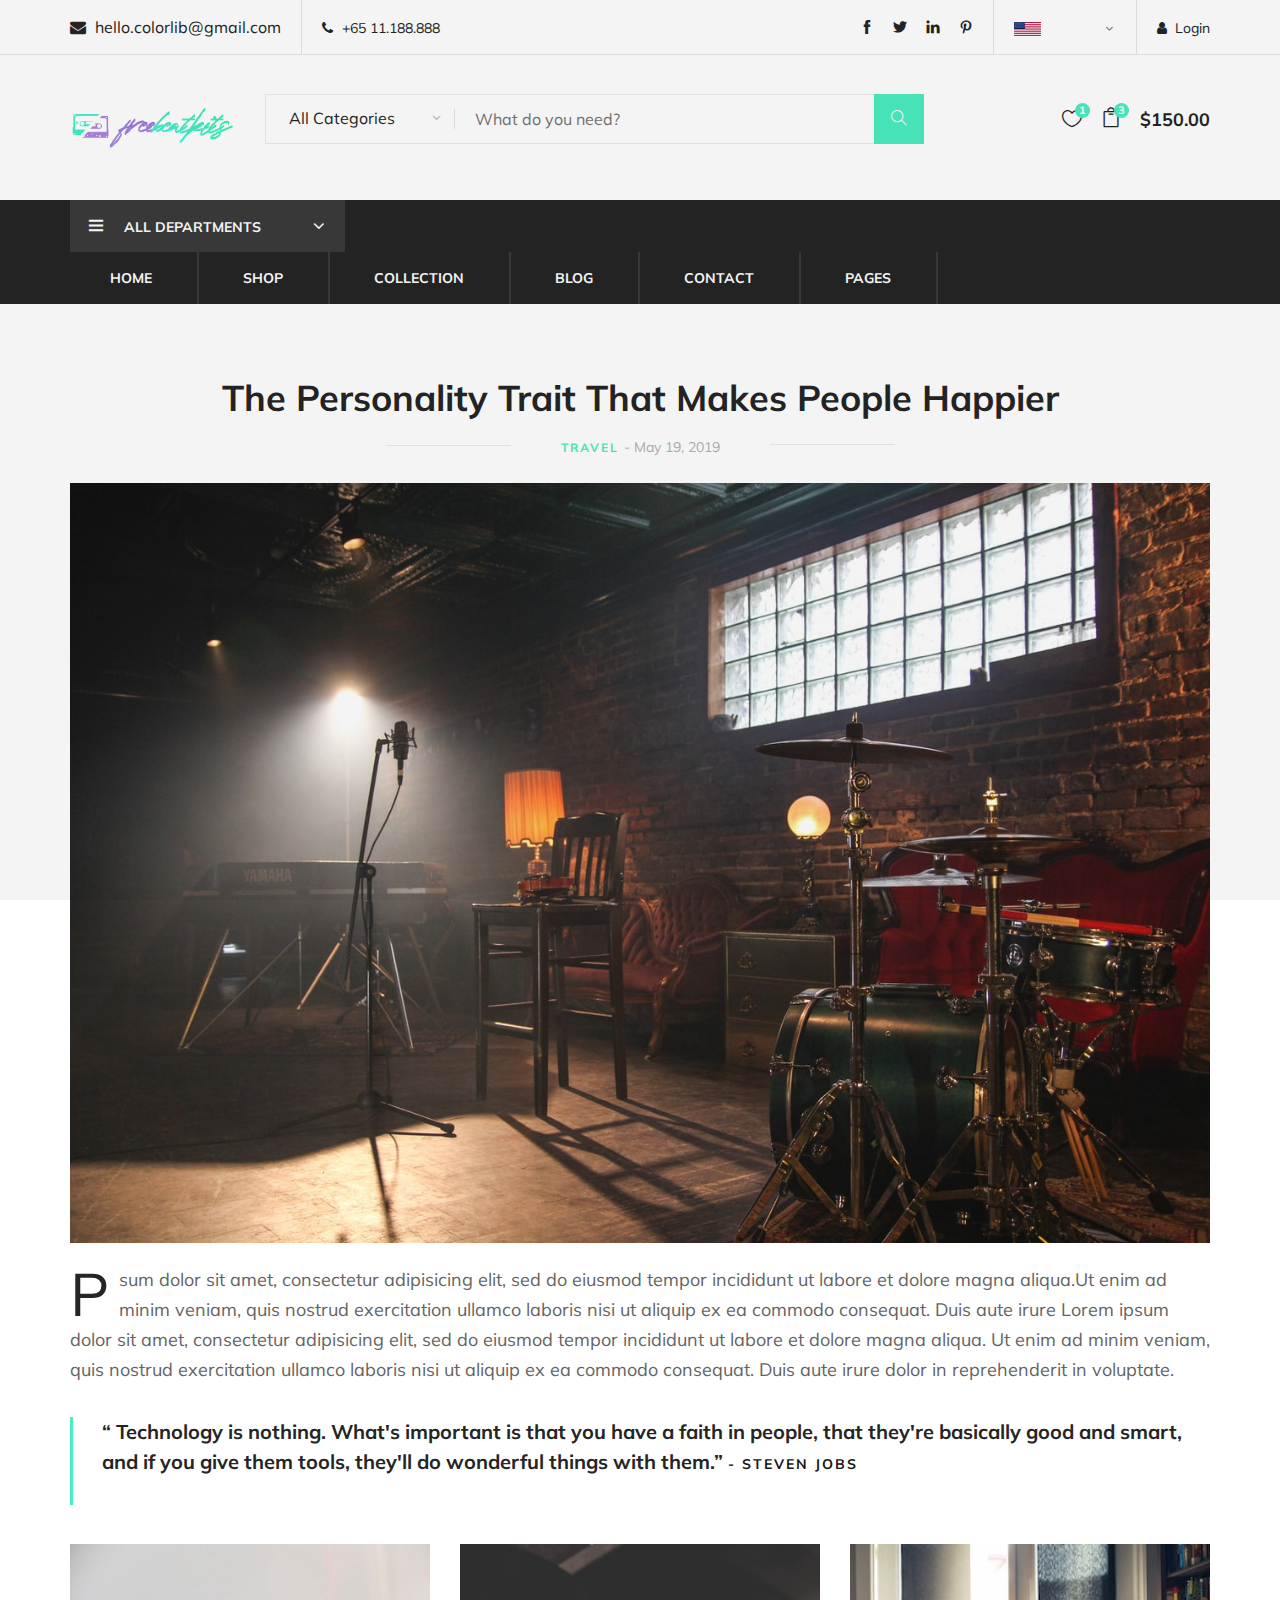
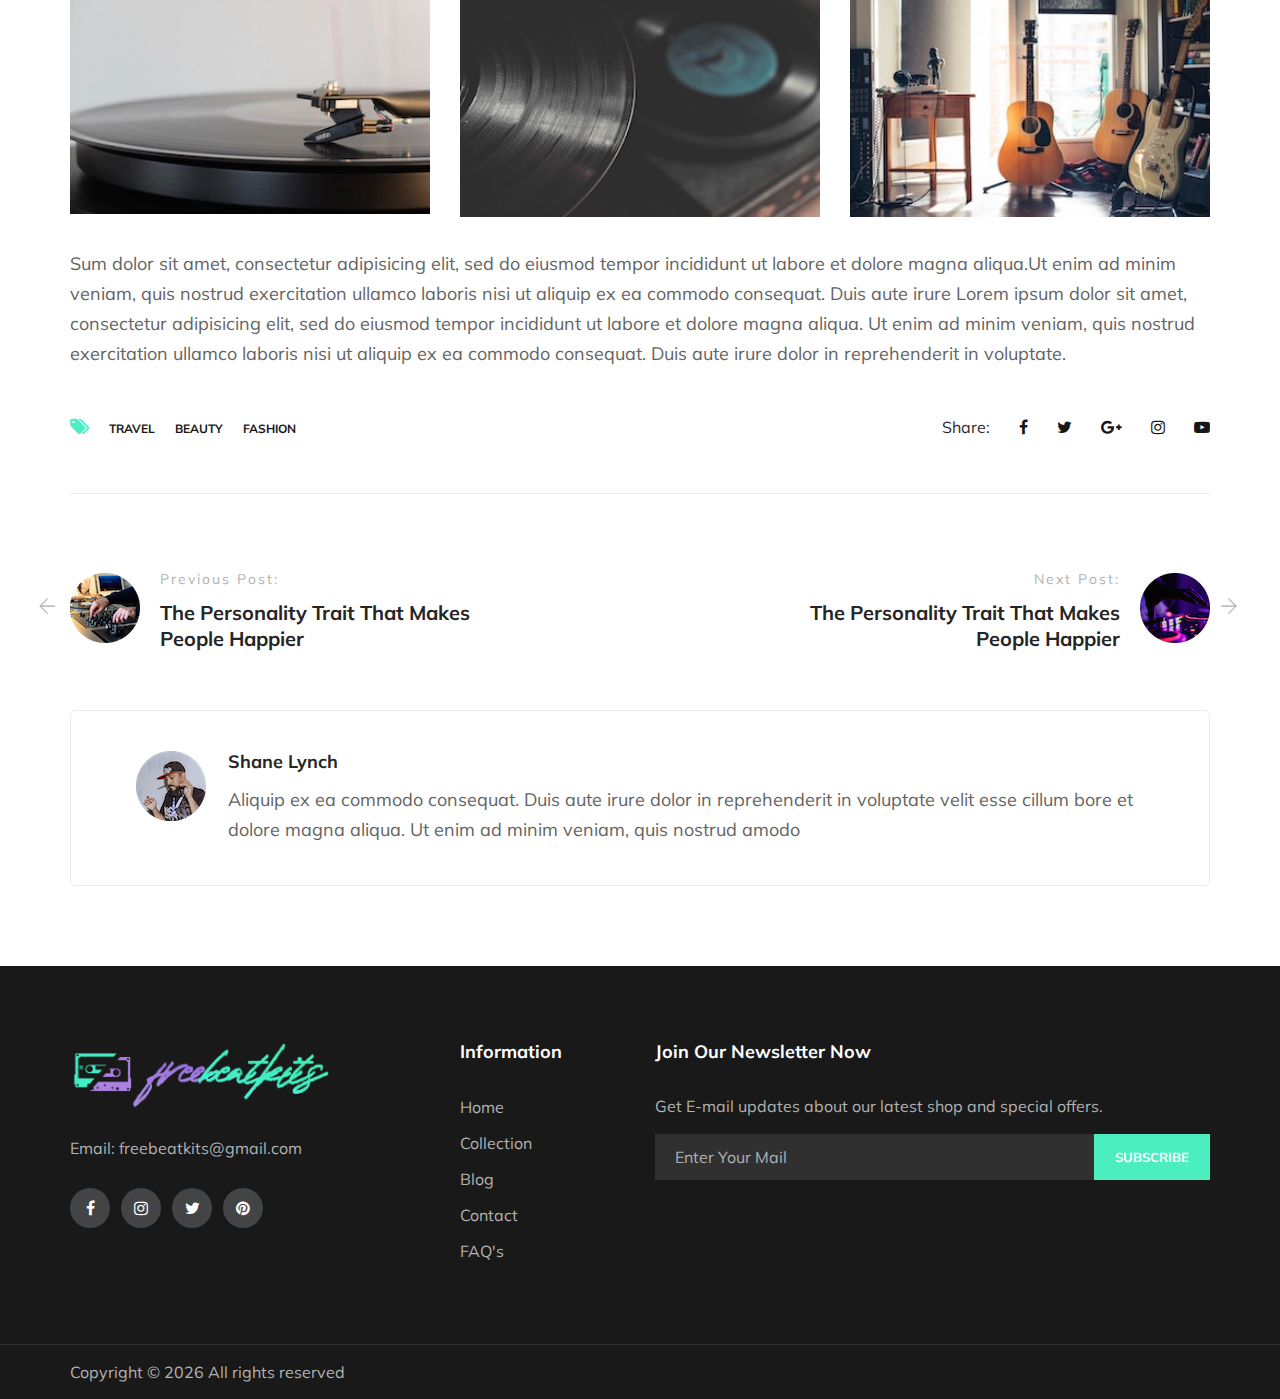
<file: blog-details.html>
<!DOCTYPE html>
<html lang="zxx">

<head>
    <meta charset="UTF-8">
    <meta name="description" content="Fashi Template">
    <meta name="keywords" content="Fashi, unica, creative, html">
    <meta name="viewport" content="width=device-width, initial-scale=1.0">
    <meta http-equiv="X-UA-Compatible" content="ie=edge">
    <title>Fashi | Template</title>

    <!-- Google Font -->
    <link href="https://fonts.googleapis.com/css?family=Muli:300,400,500,600,700,800,900&display=swap" rel="stylesheet">

    <!-- Css Styles -->
    <link rel="stylesheet" href="css/bootstrap.min.css" type="text/css">
    <link rel="stylesheet" href="css/font-awesome.min.css" type="text/css">
    <link rel="stylesheet" href="css/themify-icons.css" type="text/css">
    <link rel="stylesheet" href="css/elegant-icons.css" type="text/css">
    <link rel="stylesheet" href="css/owl.carousel.min.css" type="text/css">
    <link rel="stylesheet" href="css/nice-select.css" type="text/css">
    <link rel="stylesheet" href="css/jquery-ui.min.css" type="text/css">
    <link rel="stylesheet" href="css/slicknav.min.css" type="text/css">
    <link rel="stylesheet" href="css/style.css" type="text/css">
</head>

<body>
    <!-- Page Preloder -->
    <div id="preloder">
        <div class="loader"></div>
    </div>

    <!-- Header Section Begin -->
    <header class="header-section">
        <div class="header-top">
            <div class="container">
                <div class="ht-left">
                    <div class="mail-service">
                        <i class=" fa fa-envelope"></i>
                        hello.colorlib@gmail.com
                    </div>
                    <div class="phone-service">
                        <i class=" fa fa-phone"></i>
                        +65 11.188.888
                    </div>
                </div>
                <div class="ht-right">
                    <a href="#" class="login-panel"><i class="fa fa-user"></i>Login</a>
                    <div class="lan-selector">
                        <select class="language_drop" name="countries" id="countries" style="width:300px;">
                            <option value='yt' data-image="img/flag-1.jpg" data-imagecss="flag yt" data-title="English">
                            </option>
                            English</option>
                            <option value='yu' data-image="img/flag-2.jpg" data-imagecss="flag yu"
                                data-title="Bangladesh">German </option>
                        </select>
                    </div>
                    <div class="top-social">
                        <a href="#"><i class="ti-facebook"></i></a>
                        <a href="#"><i class="ti-twitter-alt"></i></a>
                        <a href="#"><i class="ti-linkedin"></i></a>
                        <a href="#"><i class="ti-pinterest"></i></a>
                    </div>
                </div>
            </div>
        </div>
        <div class="container">
            <div class="inner-header">
                <div class="row">
                    <div class="col-lg-2 col-md-2">
                        <div class="logo">
                            <a href="./index.html">
                                <img src="img/logo.png" alt="">
                            </a>
                        </div>
                    </div>
                    <div class="col-lg-7 col-md-7">
                        <div class="advanced-search">
                            <button type="button" class="category-btn">All Categories</button>
                            <form action="#" class="input-group">
                                <input type="text" placeholder="What do you need?">
                                <button type="button"><i class="ti-search"></i></button>
                            </form>
                        </div>
                    </div>
                    <div class="col-lg-3 text-right col-md-3">
                        <ul class="nav-right">
                            <li class="heart-icon"><a href="#">
                                    <i class="icon_heart_alt"></i>
                                    <span>1</span>
                                </a>
                            </li>
                            <li class="cart-icon"><a href="#">
                                    <i class="icon_bag_alt"></i>
                                    <span>3</span>
                                </a>
                                <div class="cart-hover">
                                    <div class="select-items">
                                        <table>
                                            <tbody>
                                                <tr>
                                                    <td class="si-pic"><img src="img/select-product-1.jpg" alt=""></td>
                                                    <td class="si-text">
                                                        <div class="product-selected">
                                                            <p>$60.00 x 1</p>
                                                            <h6>Kabino Bedside Table</h6>
                                                        </div>
                                                    </td>
                                                    <td class="si-close">
                                                        <i class="ti-close"></i>
                                                    </td>
                                                </tr>
                                                <tr>
                                                    <td class="si-pic"><img src="img/select-product-2.jpg" alt=""></td>
                                                    <td class="si-text">
                                                        <div class="product-selected">
                                                            <p>$60.00 x 1</p>
                                                            <h6>Kabino Bedside Table</h6>
                                                        </div>
                                                    </td>
                                                    <td class="si-close">
                                                        <i class="ti-close"></i>
                                                    </td>
                                                </tr>
                                            </tbody>
                                        </table>
                                    </div>
                                    <div class="select-total">
                                        <span>total:</span>
                                        <h5>$120.00</h5>
                                    </div>
                                    <div class="select-button">
                                        <a href="#" class="primary-btn view-card">VIEW CARD</a>
                                        <a href="#" class="primary-btn checkout-btn">CHECK OUT</a>
                                    </div>
                                </div>
                            </li>
                            <li class="cart-price">$150.00</li>
                        </ul>
                    </div>
                </div>
            </div>
        </div>
        <div class="nav-item">
            <div class="container">
                <div class="nav-depart">
                    <div class="depart-btn">
                        <i class="ti-menu"></i>
                        <span>All departments</span>
                        <ul class="depart-hover">
                            <li class="active"><a href="#">Women’s Clothing</a></li>
                            <li><a href="#">Men’s Clothing</a></li>
                            <li><a href="#">Underwear</a></li>
                            <li><a href="#">Kid's Clothing</a></li>
                            <li><a href="#">Brand Fashion</a></li>
                            <li><a href="#">Accessories/Shoes</a></li>
                            <li><a href="#">Luxury Brands</a></li>
                            <li><a href="#">Brand Outdoor Apparel</a></li>
                        </ul>
                    </div>
                </div>
                <nav class="nav-menu mobile-menu">
                    <ul>
                        <li><a href="./index.html">Home</a></li>
                        <li><a href="./shop.html">Shop</a></li>
                        <li><a href="#">Collection</a>
                            <ul class="dropdown">
                                <li><a href="#">Men's</a></li>
                                <li><a href="#">Women's</a></li>
                                <li><a href="#">Kid's</a></li>
                            </ul>
                        </li>
                        <li><a href="./blog.html">Blog</a></li>
                        <li><a href="./check-out.html">Contact</a></li>
                        <li><a href="#">Pages</a>
                            <ul class="dropdown">
                                <li><a href="./blog-details.html">Blog Details</a></li>
                                <li><a href="./shopping-cart.html">Shopping Cart</a></li>
                                <li><a href="./check-out.html">Checkout</a></li>
                                <li><a href="./faq.html">Faq</a></li>
                                <li><a href="./register.html">Register</a></li>
                                <li><a href="./login.html">Login</a></li>
                            </ul>
                        </li>
                    </ul>
                </nav>
                <div id="mobile-menu-wrap"></div>
            </div>
        </div>
    </header>
    <!-- Header End -->

    <!-- Blog Details Section Begin -->
    <section class="blog-details spad">
        <div class="container">
            <div class="row">
                <div class="col-lg-12">
                    <div class="blog-details-inner">
                        <div class="blog-detail-title">
                            <h2>The Personality Trait That Makes People Happier</h2>
                            <p>travel <span>- May 19, 2019</span></p>
                        </div>
                        <div class="blog-large-pic">
                            <img src="img/blog/blog-detail.jpg" alt="">
                        </div>
                        <div class="blog-detail-desc">
                            <p>psum dolor sit amet, consectetur adipisicing elit, sed do eiusmod tempor incididunt ut
                                labore et dolore magna aliqua.Ut enim ad minim veniam, quis nostrud exercitation ullamco
                                laboris nisi ut aliquip ex ea commodo consequat. Duis aute irure Lorem ipsum dolor sit
                                amet, consectetur adipisicing elit, sed do eiusmod tempor incididunt ut labore et dolore
                                magna aliqua. Ut enim ad minim veniam, quis nostrud exercitation ullamco laboris nisi ut
                                aliquip ex ea commodo consequat. Duis aute irure dolor in reprehenderit in voluptate.
                            </p>
                        </div>
                        <div class="blog-quote">
                            <p>“ Technology is nothing. What's important is that you have a faith in people, that
                                they're basically good and smart, and if you give them tools, they'll do wonderful
                                things with them.” <span>- Steven Jobs</span></p>
                        </div>
                        <div class="blog-more">
                            <div class="row">
                                <div class="col-sm-4">
                                    <img src="img/blog/blog-detail-1.jpg" alt="">
                                </div>
                                <div class="col-sm-4">
                                    <img src="img/blog/blog-detail-2.jpg" alt="">
                                </div>
                                <div class="col-sm-4">
                                    <img src="img/blog/blog-detail-3.jpg" alt="">
                                </div>
                            </div>
                        </div>
                        <p>Sum dolor sit amet, consectetur adipisicing elit, sed do eiusmod tempor incididunt ut labore
                            et dolore magna aliqua.Ut enim ad minim veniam, quis nostrud exercitation ullamco laboris
                            nisi ut aliquip ex ea commodo consequat. Duis aute irure Lorem ipsum dolor sit amet,
                            consectetur adipisicing elit, sed do eiusmod tempor incididunt ut labore et dolore magna
                            aliqua. Ut enim ad minim veniam, quis nostrud exercitation ullamco laboris nisi ut aliquip
                            ex ea commodo consequat. Duis aute irure dolor in reprehenderit in voluptate.</p>
                        <div class="tag-share">
                            <div class="details-tag">
                                <ul>
                                    <li><i class="fa fa-tags"></i></li>
                                    <li>Travel</li>
                                    <li>Beauty</li>
                                    <li>Fashion</li>
                                </ul>
                            </div>
                            <div class="blog-share">
                                <span>Share:</span>
                                <div class="social-links">
                                    <a href="#"><i class="fa fa-facebook"></i></a>
                                    <a href="#"><i class="fa fa-twitter"></i></a>
                                    <a href="#"><i class="fa fa-google-plus"></i></a>
                                    <a href="#"><i class="fa fa-instagram"></i></a>
                                    <a href="#"><i class="fa fa-youtube-play"></i></a>
                                </div>
                            </div>
                        </div>
                        <div class="blog-post">
                            <div class="row">
                                <div class="col-lg-5 col-md-6">
                                    <a href="#" class="prev-blog">
                                        <div class="pb-pic">
                                            <i class="ti-arrow-left"></i>
                                            <img src="img/blog/prev-blog.png" alt="">
                                        </div>
                                        <div class="pb-text">
                                            <span>Previous Post:</span>
                                            <h5>The Personality Trait That Makes People Happier</h5>
                                        </div>
                                    </a>
                                </div>
                                <div class="col-lg-5 offset-lg-2 col-md-6">
                                    <a href="#" class="next-blog">
                                        <div class="nb-pic">
                                            <img src="img/blog/next-blog.png" alt="">
                                            <i class="ti-arrow-right"></i>
                                        </div>
                                        <div class="nb-text">
                                            <span>Next Post:</span>
                                            <h5>The Personality Trait That Makes People Happier</h5>
                                        </div>
                                    </a>
                                </div>
                            </div>
                        </div>
                        <div class="posted-by">
                            <div class="pb-pic">
                                <img src="img/blog/post-by.png" alt="">
                            </div>
                            <div class="pb-text">
                                <a href="#">
                                    <h5>Shane Lynch</h5>
                                </a>
                                <p>Aliquip ex ea commodo consequat. Duis aute irure dolor in reprehenderit in voluptate
                                    velit esse cillum bore et dolore magna aliqua. Ut enim ad minim veniam, quis nostrud
                                    amodo</p>
                            </div>
                        </div>
                    </div>
                </div>
            </div>
        </div>
    </section>
    <!-- Blog Details Section End -->

    <!-- Footer Section Begin -->
    <footer class="footer-section">
        <div class="container">
            <div class="row">
                <div class="col-lg-3">
                    <div class="footer-left">
                        <div class="footer-logo">
                            <a href="#"><img src="img/footer-logo.png" alt=""></a>
                        </div>
                        <ul>
                            <li>Email: freebeatkits@gmail.com</li>
                        </ul>
                        <div class="footer-social">
                            <a href="#"><i class="fa fa-facebook"></i></a>
                            <a href="#"><i class="fa fa-instagram"></i></a>
                            <a href="#"><i class="fa fa-twitter"></i></a>
                            <a href="#"><i class="fa fa-pinterest"></i></a>
                        </div>
                    </div>
                </div>
                <div class="col-lg-2 offset-lg-1">
                    <div class="footer-widget">
                        <h5>Information</h5>
                        <ul>
                            <li><a href="./index.html">Home</a></li>
                            <li><a href="./shop.html">Collection</a></li>
                            <li><a href="./blog.html">Blog</a></li>
                            <li><a href="./contact.html">Contact</a></li>
                            <li><a href="./faq.html">FAQ's</a></li>
                        </ul>
                    </div>
                </div>
                <div class="col-lg-6">
                    <div class="newslatter-item">
                        <h5>Join Our Newsletter Now</h5>
                        <p>Get E-mail updates about our latest shop and special offers.</p>
                        <form action="#" class="subscribe-form">
                            <input type="text" placeholder="Enter Your Mail">
                            <button type="button">Subscribe</button>
                        </form>
                    </div>
                </div>
            </div>
        </div>
        <div class="copyright-reserved">
            <div class="container">
                <div class="row">
                    <div class="col-lg-12">
                        <div class="copyright-text">
                            Copyright &copy;
                            <script>document.write(new Date().getFullYear());</script> All rights reserved
                        </div>
                    </div>
                </div>
            </div>
        </div>
    </footer>
    <!-- Footer Section End -->

    <!-- Js Plugins -->
    <script src="js/jquery-3.3.1.min.js"></script>
    <script src="js/bootstrap.min.js"></script>
    <script src="js/jquery-ui.min.js"></script>
    <script src="js/jquery.countdown.min.js"></script>
    <script src="js/jquery.nice-select.min.js"></script>
    <script src="js/jquery.zoom.min.js"></script>
    <script src="js/jquery.dd.min.js"></script>
    <script src="js/jquery.slicknav.js"></script>
    <script src="js/owl.carousel.min.js"></script>
    <script src="js/main.js"></script>
</body>

</html>
</file>
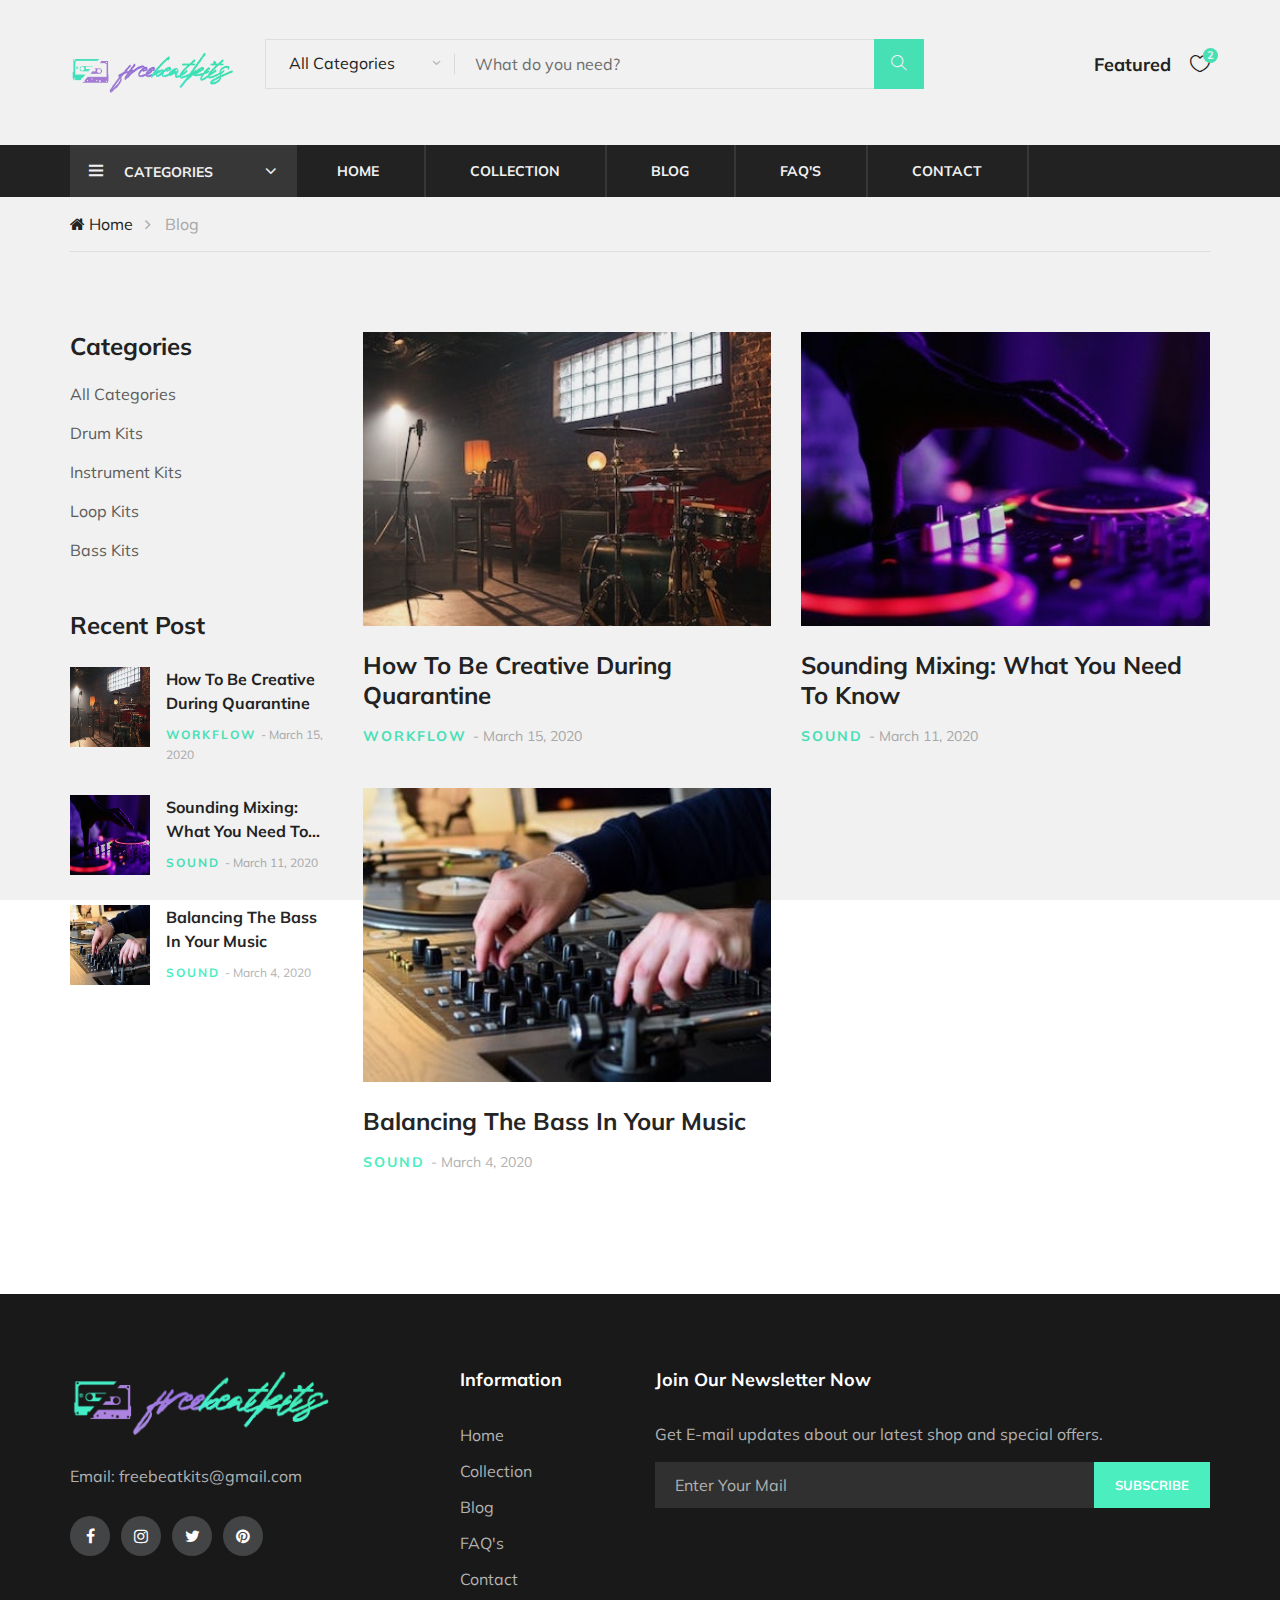
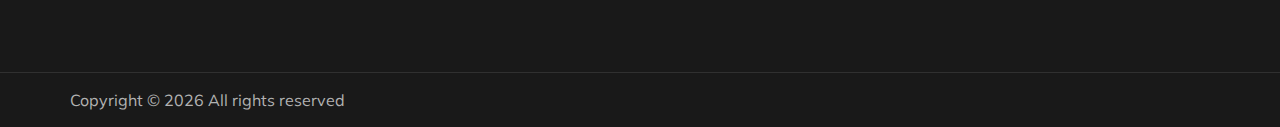
<file: blog.html>
<!DOCTYPE html>
<html lang="eng">

<head>
    <meta charset="UTF-8">
    <meta name="description" content="Fashi Template">
    <meta name="keywords" content="Fashi, unica, creative, html">
    <meta name="viewport" content="width=device-width, initial-scale=1.0">
    <meta http-equiv="X-UA-Compatible" content="ie=edge">
    <link rel="shortcut icon" href="./img/logo_icon.png " type="image/x-icon">
    <title>FreeBeatKits | Blog</title>

    <!-- Google Font -->
    <link href="https://fonts.googleapis.com/css?family=Muli:300,400,500,600,700,800,900&display=swap" rel="stylesheet">

    <!-- Css Styles -->
    <link rel="stylesheet" href="css/bootstrap.min.css" type="text/css">
    <link rel="stylesheet" href="css/font-awesome.min.css" type="text/css">
    <link rel="stylesheet" href="css/themify-icons.css" type="text/css">
    <link rel="stylesheet" href="css/elegant-icons.css" type="text/css">
    <link rel="stylesheet" href="css/owl.carousel.min.css" type="text/css">
    <link rel="stylesheet" href="css/nice-select.css" type="text/css">
    <link rel="stylesheet" href="css/jquery-ui.min.css" type="text/css">
    <link rel="stylesheet" href="css/slicknav.min.css" type="text/css">
    <link rel="stylesheet" href="css/style.css" type="text/css">
    <link rel="stylesheet" href="css/animate.css">
</head>

<body>
    <!-- Page Preloder -->
    <div id="preloder">
        <div class="loader"></div>
    </div>

    <!-- Header Section Begin -->
    <header class="header-section">
        <div class="container">
            <div class="inner-header">
                <div class="row">
                    <div class="col-lg-2 col-md-2">
                        <div class="logo">
                            <a href="./index.html">
                                <img src="img/logo.png" alt="">
                            </a>
                        </div>
                    </div>
                    <div class="col-lg-7 col-md-7">
                        <div class="advanced-search">
                            <button type="button" class="category-btn">All Categories</button>
                            <div class="input-group">
                                <input type="text" placeholder="What do you need?">
                                <button type="button"><i class="ti-search"></i></button>
                            </div>
                        </div>
                    </div>
                    <div class="col-lg-3 text-right col-md-3">
                        <ul class="nav-right">
                            <li class="cart-price">Featured</li>
                            <li class="cart-icon">
                                <a href="#">
                                    <i class="icon_heart_alt"></i>
                                    <span>2</span>
                                </a>
                                <div class="cart-hover">
                                    <div class="select-items">
                                        <table>
                                            <tbody>
                                                <tr>
                                                    <td class="si-pic"><img src="img/select-product-1.jpg" alt=""></td>
                                                    <td class="si-text">
                                                        <div class="product-selected">
                                                            <p>Vol 1</p>
                                                            <h6>Bells Sound Pack</h6>
                                                        </div>
                                                    </td>
                                                </tr>
                                                <tr>
                                                    <td class="si-pic"><img src="img/select-product-2.jpg" alt=""></td>
                                                    <td class="si-text">
                                                        <div class="product-selected">
                                                            <p>Vol 1</p>
                                                            <h6>Brass Sound Pack</h6>
                                                        </div>
                                                    </td>
                                                </tr>
                                            </tbody>
                                        </table>
                                    </div>
                                    <div class="select-button">
                                        <a href="./audio/808vol.1.zip" class="primary-btn checkout-btn"
                                            download>DOWNLOAD</a>
                                    </div>
                                </div>
                            </li>
                        </ul>
                    </div>
                </div>
            </div>
        </div>
        <div class="nav-item">
            <div class="container">
                <div class="nav-depart">
                    <div class="depart-btn">
                        <i class="ti-menu"></i>
                        <span>Categories</span>
                        <ul class="depart-hover">
                            <li class="active"><a href="./shop.html">All Categories</a></li>
                            <li><a href="./shop.html">Drum Kits</a></li>
                            <li><a href="./shop.html">Instrument Kits</a></li>
                            <li><a href="./shop.html">Loop Kits</a></li>
                            <li><a href="./shop.html">Bass Kits</a></li>
                        </ul>
                    </div>
                </div>
                <nav class="nav-menu mobile-menu">
                    <ul>
                        <li><a href="./index.html">Home</a></li>
                        <li><a href="./shop.html">Collection</a></li>
                        <li><a href="./blog.html">Blog</a></li>
                        <li><a href="./faq.html">FAQ's</a></li>
                        <li><a href="./contact.html">Contact</a></li>
                    </ul>
                </nav>
                <div id="mobile-menu-wrap"></div>
            </div>
        </div>
    </header>
    <!-- Header End -->

    <!-- Breadcrumb Section Begin -->
    <div class="breacrumb-section">
        <div class="container">
            <div class="row">
                <div class="col-lg-12">
                    <div class="breadcrumb-text">
                        <a href="#"><i class="fa fa-home"></i> Home</a>
                        <span>Blog</span>
                    </div>
                </div>
            </div>
        </div>
    </div>
    <!-- Breadcrumb Section Begin -->

    <!-- Blog Section Begin -->
    <section class="blog-section spad">
        <div class="container">
            <div class="row">
                <div class="col-lg-3 col-md-6 col-sm-8 order-2 order-lg-1">
                    <div class="blog-sidebar">
                        <div class="blog-catagory">
                            <h4 class="fw-title">Categories</h4>
                            <ul class="filter-catagories">
                                <li><a href="./shop.html">All Categories</a></li>
                                <li><a href="./shop.html">Drum Kits</a></li>
                                <li><a href="./shop.html">Instrument Kits</a></li>
                                <li><a href="./shop.html">Loop Kits</a></li>
                                <li><a href="./shop.html">Bass Kits</a></li>
                            </ul>
                        </div>
                        <div class="recent-post">
                            <h4>Recent Post</h4>
                            <div class="recent-blog">
                                <a href="./blog-01.html" class="rb-item">
                                    <div class="rb-pic">
                                        <img src="img/latest-1.jpg" alt="">
                                    </div>
                                    <div class="rb-text">
                                        <h6>How To Be Creative During Quarantine</h6>
                                        <p>Workflow <span>- March 15, 2020</span></p>
                                    </div>
                                </a>
                                <a href="./blog-02.html" class="rb-item">
                                    <div class="rb-pic">
                                        <img src="img/latest-2.jpg" alt="">
                                    </div>
                                    <div class="rb-text">
                                        <h6>Sounding Mixing: What You Need To...</h6>
                                        <p>Sound <span>- March 11, 2020</span></p>
                                    </div>
                                </a>
                                <a href="./blog-03.html" class="rb-item">
                                    <div class="rb-pic">
                                        <img src="img/latest-3.jpg" alt="">
                                    </div>
                                    <div class="rb-text">
                                        <h6>Balancing The Bass In Your Music</h6>
                                        <p>Sound <span>- March 4, 2020</span></p>
                                    </div>
                                </a>
                            </div>
                        </div>
                    </div>
                </div>
                <div class="col-lg-9 order-1 order-lg-2">
                    <div class="row">
                        <div class="col-lg-6 col-sm-6">
                            <div class="blog-item">
                                <div class="bi-pic">
                                    <img src="img/latest-1.jpg" alt="">
                                </div>
                                <div class="bi-text">
                                    <a href="./blog-01.html">
                                        <h4>How To Be Creative During Quarantine</h4>
                                    </a>
                                    <p>WORKFLOW <span>- March 15, 2020</span></p>
                                </div>
                            </div>
                        </div>
                        <div class="col-lg-6 col-sm-6">
                            <div class="blog-item">
                                <div class="bi-pic">
                                    <img src="img/latest-2.jpg" alt="">
                                </div>
                                <div class="bi-text">
                                    <a href="./blog-02.html">
                                        <h4>Sounding Mixing: What You Need To Know</h4>
                                    </a>
                                    <p>SOUND <span>- March 11, 2020</span></p>
                                </div>
                            </div>
                        </div>
                        <div class="col-lg-6 col-sm-6">
                            <div class="blog-item">
                                <div class="bi-pic">
                                    <img src="img/latest-3.jpg" alt="">
                                </div>
                                <div class="bi-text">
                                    <a href="./blog-03.html">
                                        <h4>Balancing The Bass In Your Music</h4>
                                    </a>
                                    <p>SOUND <span>- March 4, 2020</span></p>
                                </div>
                            </div>
                        </div>
                    </div>
                </div>
            </div>
        </div>
    </section>
    <!-- Blog Section End -->

    <!-- Footer Section Begin -->
    <footer class="footer-section">
        <div class="container">
            <div class="row">
                <div class="col-lg-3">
                    <div class="footer-left">
                        <div class="footer-logo">
                            <a href="#"><img src="img/footer-logo.png" alt=""></a>
                        </div>
                        <ul>
                            <li>Email: freebeatkits@gmail.com</li>
                        </ul>
                        <div class="footer-social">
                            <a href="#"><i class="fa fa-facebook"></i></a>
                            <a href="#"><i class="fa fa-instagram"></i></a>
                            <a href="#"><i class="fa fa-twitter"></i></a>
                            <a href="#"><i class="fa fa-pinterest"></i></a>
                        </div>
                    </div>
                </div>
                <div class="col-lg-2 offset-lg-1">
                    <div class="footer-widget">
                        <h5>Information</h5>
                        <ul>
                            <li><a href="./index.html">Home</a></li>
                            <li><a href="./shop.html">Collection</a></li>
                            <li><a href="./blog.html">Blog</a></li>
                            <li><a href="./faq.html">FAQ's</a></li>
                            <li><a href="./contact.html">Contact</a></li>
                        </ul>
                    </div>
                </div>
                <div class="col-lg-6">
                    <div class="newslatter-item">
                        <h5>Join Our Newsletter Now</h5>
                        <p>Get E-mail updates about our latest shop and special offers.</p>
                        <form action="#" class="subscribe-form">
                            <input type="text" placeholder="Enter Your Mail">
                            <button type="button">Subscribe</button>
                        </form>
                    </div>
                </div>
            </div>
        </div>
        <div class="copyright-reserved">
            <div class="container">
                <div class="row">
                    <div class="col-lg-12">
                        <div class="copyright-text">
                            Copyright &copy;
                            <script>document.write(new Date().getFullYear());</script> All rights reserved
                        </div>
                    </div>
                </div>
            </div>
        </div>
    </footer>
    <!-- Footer Section End -->

    <!-- Js Plugins -->
    <script src="js/jquery-3.3.1.min.js"></script>
    <script src="js/bootstrap.min.js"></script>
    <script src="js/jquery-ui.min.js"></script>
    <script src="js/jquery.countdown.min.js"></script>
    <script src="js/jquery.nice-select.min.js"></script>
    <script src="js/jquery.zoom.min.js"></script>
    <script src="js/jquery.dd.min.js"></script>
    <script src="js/jquery.slicknav.js"></script>
    <script src="js/owl.carousel.min.js"></script>
    <script src="js/main.js"></script>
</body>

</html>
</file>
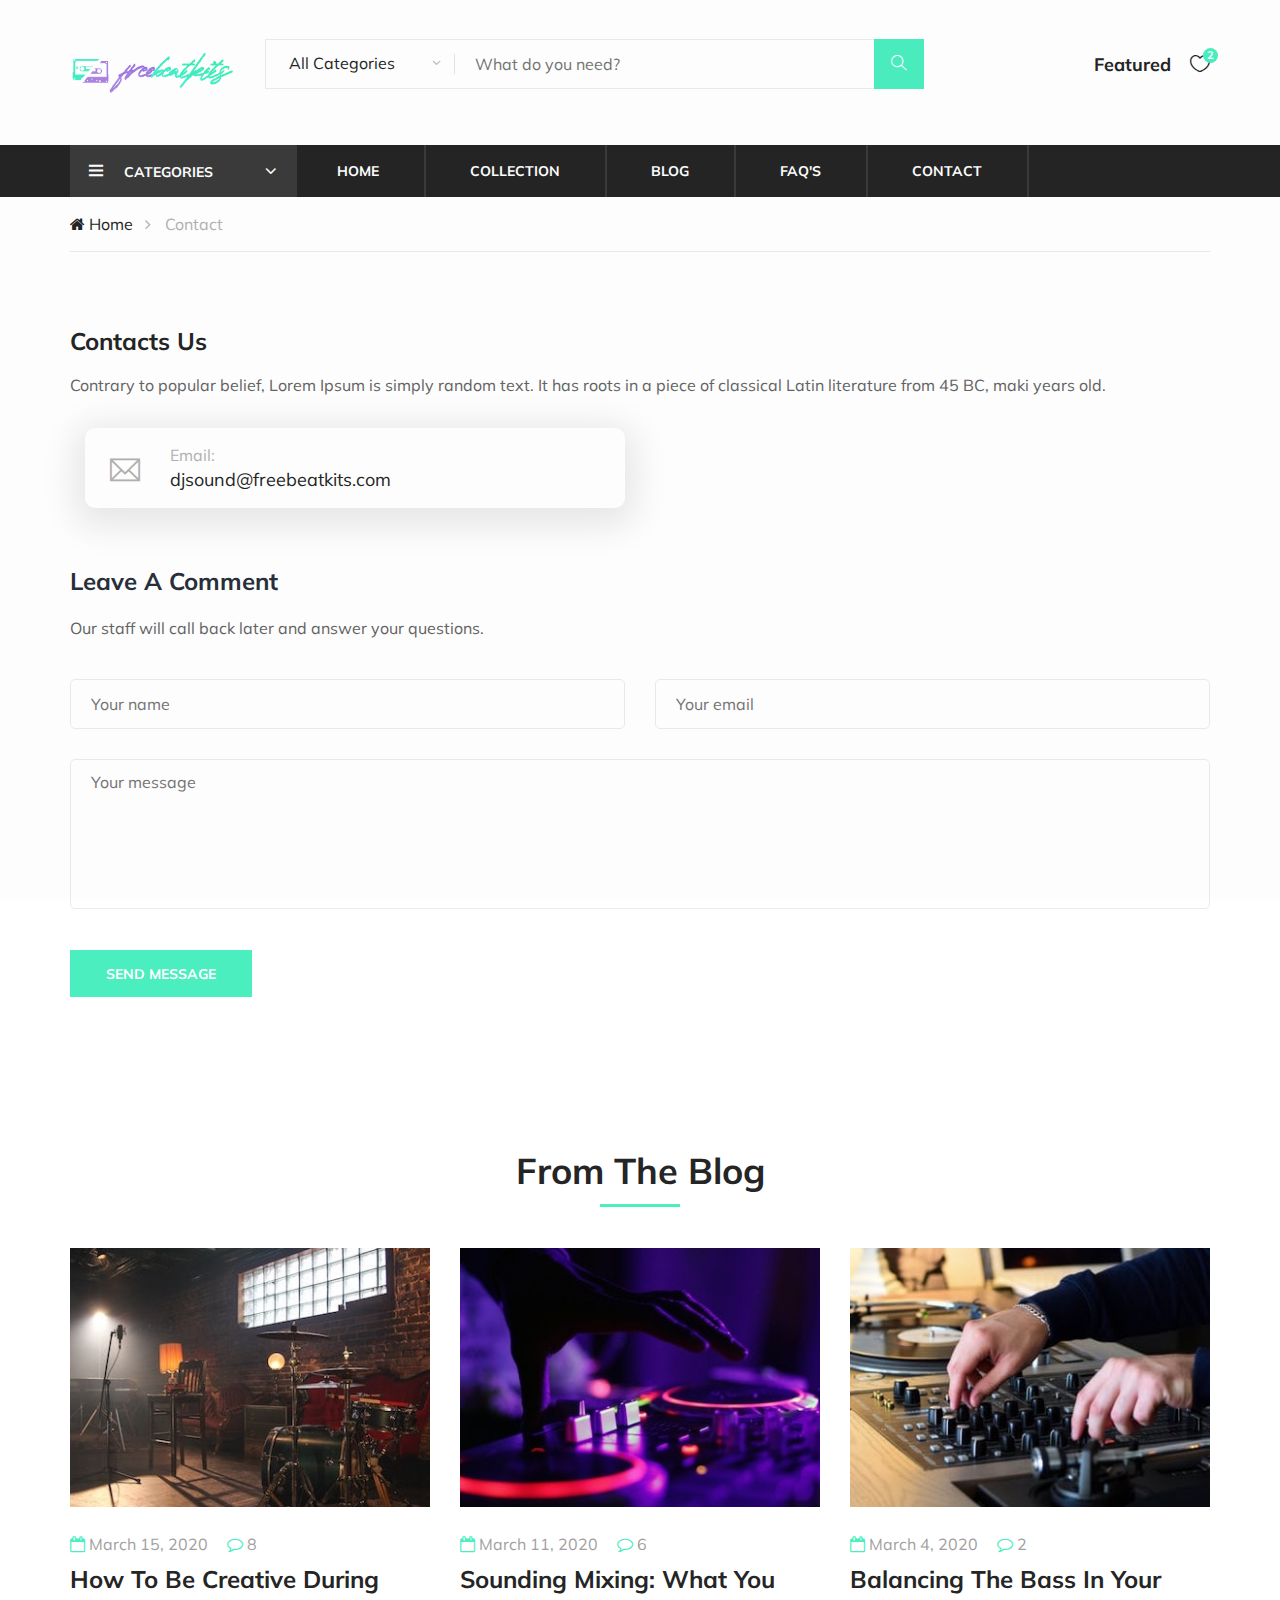
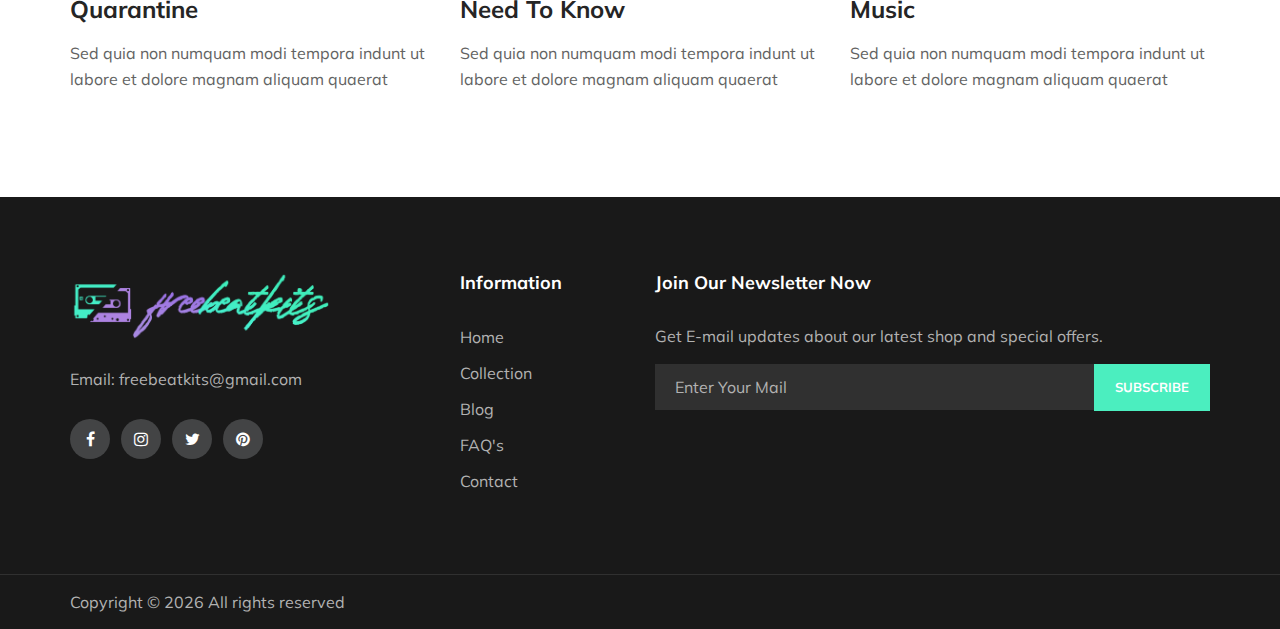
<file: contact.html>
<!DOCTYPE html>
<html lang="eng">

<head>
    <meta charset="UTF-8">
    <meta name="description" content="Fashi Template">
    <meta name="keywords" content="Fashi, unica, creative, html">
    <meta name="viewport" content="width=device-width, initial-scale=1.0">
    <meta http-equiv="X-UA-Compatible" content="ie=edge">
    <link rel="shortcut icon" href="./img/logo_icon.png " type="image/x-icon">
    <title>FreeBeatKits | Contact</title>

    <!-- Google Font -->
    <link href="https://fonts.googleapis.com/css?family=Muli:300,400,500,600,700,800,900&display=swap" rel="stylesheet">

    <!-- Css Styles -->
    <link rel="stylesheet" href="css/bootstrap.min.css" type="text/css">
    <link rel="stylesheet" href="css/font-awesome.min.css" type="text/css">
    <link rel="stylesheet" href="css/themify-icons.css" type="text/css">
    <link rel="stylesheet" href="css/elegant-icons.css" type="text/css">
    <link rel="stylesheet" href="css/owl.carousel.min.css" type="text/css">
    <link rel="stylesheet" href="css/nice-select.css" type="text/css">
    <link rel="stylesheet" href="css/jquery-ui.min.css" type="text/css">
    <link rel="stylesheet" href="css/slicknav.min.css" type="text/css">
    <link rel="stylesheet" href="css/style.css" type="text/css">
</head>

<body>
    <!-- Page Preloder -->
    <div id="preloder">
        <div class="loader"></div>
    </div>

    <!-- Header Section Begin -->
    <header class="header-section">
        <div class="container">
            <div class="inner-header">
                <div class="row">
                    <div class="col-lg-2 col-md-2">
                        <div class="logo">
                            <a href="./index.html">
                                <img src="img/logo.png" alt="">
                            </a>
                        </div>
                    </div>
                    <div class="col-lg-7 col-md-7">
                        <div class="advanced-search">
                            <button type="button" class="category-btn">All Categories</button>
                            <div class="input-group">
                                <input type="text" placeholder="What do you need?">
                                <button type="button"><i class="ti-search"></i></button>
                            </div>
                        </div>
                    </div>
                    <div class="col-lg-3 text-right col-md-3">
                        <ul class="nav-right">
                            <li class="cart-price">Featured</li>
                            <li class="cart-icon">
                                <a href="#">
                                    <i class="icon_heart_alt"></i>
                                    <span>2</span>
                                </a>
                                <div class="cart-hover">
                                    <div class="select-items">
                                        <table>
                                            <tbody>
                                                <tr>
                                                    <td class="si-pic"><img src="img/select-product-1.jpg" alt=""></td>
                                                    <td class="si-text">
                                                        <div class="product-selected">
                                                            <p>Vol 1</p>
                                                            <h6>Bells Sound Pack</h6>
                                                        </div>
                                                    </td>
                                                </tr>
                                                <tr>
                                                    <td class="si-pic"><img src="img/select-product-2.jpg" alt=""></td>
                                                    <td class="si-text">
                                                        <div class="product-selected">
                                                            <p>Vol 1</p>
                                                            <h6>Brass Sound Pack</h6>
                                                        </div>
                                                    </td>
                                                </tr>
                                            </tbody>
                                        </table>
                                    </div>
                                    <div class="select-button">
                                        <a href="#" class="primary-btn checkout-btn">DOWNLOAD</a>
                                    </div>
                                </div>
                            </li>
                        </ul>
                    </div>
                </div>
            </div>
        </div>
        <div class="nav-item">
            <div class="container">
                <div class="nav-depart">
                    <div class="depart-btn">
                        <i class="ti-menu"></i>
                        <span>Categories</span>
                        <ul class="depart-hover">
                            <li class="active"><a href="#">Drum Kits</a></li>
                            <li><a href="#">Loop Kits</a></li>
                            <li><a href="#">Flute Kits</a></li>
                            <li><a href="#">Bass Kits</a></li>
                            <li><a href="#">Bell Kits</a></li>
                            <li><a href="#">Brass Kits</a></li>
                            <li><a href="#">Guitar Kits</a></li>
                            <li><a href="#">Xylophone Kits</a></li>
                        </ul>
                    </div>
                </div>
                <nav class="nav-menu mobile-menu">
                    <ul>
                        <li><a href="./index.html">Home</a></li>
                        <li><a href="./shop.html">Collection</a></li>
                        <li><a href="./blog.html">Blog</a></li>
                        <li><a href="./faq.html">FAQ's</a></li>
                        <li><a href="./contact.html">Contact</a></li>
                    </ul>
                </nav>
                <div id="mobile-menu-wrap"></div>
            </div>
        </div>
    </header>
    <!-- Header End -->

    <!-- Breadcrumb Section Begin -->
    <div class="breacrumb-section">
        <div class="container">
            <div class="row">
                <div class="col-lg-12">
                    <div class="breadcrumb-text">
                        <a href="#"><i class="fa fa-home"></i> Home</a>
                        <span>Contact</span>
                    </div>
                </div>
            </div>
        </div>
    </div>
    <!-- Breadcrumb Section Begin -->

    <!-- Contact Section Begin -->
    <section class="contact-section spad">
        <div class="container">
            <div class="row">
                <div class="col-lg-12">
                    <div class="contact-title">
                        <h4>Contacts Us</h4>
                        <p>Contrary to popular belief, Lorem Ipsum is simply random text. It has roots in a piece of
                            classical Latin literature from 45 BC, maki years old.</p>
                    </div>
                    <div class="contact-widget col-lg-6">
                        <div class="cw-item">
                            <div class="ci-icon">
                                <i class="ti-email"></i>
                            </div>
                            <div class="ci-text">
                                <span>Email:</span>
                                <p>djsound@freebeatkits.com</p>
                            </div>
                        </div>
                    </div>
                </div>
                <div class="col-lg-12 mt-5">
                    <div class="contact-form">
                        <div class="leave-comment">
                            <h4>Leave A Comment</h4>
                            <p>Our staff will call back later and answer your questions.</p>
                            <form action="#" class="comment-form">
                                <div class="row">
                                    <div class="col-lg-6">
                                        <input type="text" placeholder="Your name">
                                    </div>
                                    <div class="col-lg-6">
                                        <input type="text" placeholder="Your email">
                                    </div>
                                    <div class="col-lg-12">
                                        <textarea placeholder="Your message"></textarea>
                                        <button type="submit" class="site-btn">Send message</button>
                                    </div>
                                </div>
                            </form>
                        </div>
                    </div>
                </div>
            </div>
        </div>
    </section>
    <!-- Contact Section End -->

    <!-- Latest Blog Section Begin -->
    <section class="latest-blog spad">
        <div class="container">
            <div class="row">
                <div class="col-lg-12">
                    <div class="section-title">
                        <h2>From The Blog</h2>
                    </div>
                </div>
            </div>
            <div class="row">
                <div class="col-lg-4 col-md-6">
                    <div class="single-latest-blog">
                        <img src="img/latest-1.jpg" alt="">
                        <div class="latest-text">
                            <div class="tag-list">
                                <div class="tag-item">
                                    <i class="fa fa-calendar-o"></i>
                                    March 15, 2020
                                </div>
                                <div class="tag-item">
                                    <i class="fa fa-comment-o"></i>
                                    8
                                </div>
                            </div>
                            <a href="#">
                                <h4>How To Be Creative During Quarantine</h4>
                            </a>
                            <p>Sed quia non numquam modi tempora indunt ut labore et dolore magnam aliquam quaerat </p>
                        </div>
                    </div>
                </div>
                <div class="col-lg-4 col-md-6">
                    <div class="single-latest-blog">
                        <img src="img/latest-2.jpg" alt="">
                        <div class="latest-text">
                            <div class="tag-list">
                                <div class="tag-item">
                                    <i class="fa fa-calendar-o"></i>
                                    March 11, 2020
                                </div>
                                <div class="tag-item">
                                    <i class="fa fa-comment-o"></i>
                                    6
                                </div>
                            </div>
                            <a href="#">
                                <h4>Sounding Mixing: What You Need To Know</h4>
                            </a>
                            <p>Sed quia non numquam modi tempora indunt ut labore et dolore magnam aliquam quaerat </p>
                        </div>
                    </div>
                </div>
                <div class="col-lg-4 col-md-6">
                    <div class="single-latest-blog">
                        <img src="img/latest-3.jpg" alt="">
                        <div class="latest-text">
                            <div class="tag-list">
                                <div class="tag-item">
                                    <i class="fa fa-calendar-o"></i>
                                    March 4, 2020
                                </div>
                                <div class="tag-item">
                                    <i class="fa fa-comment-o"></i>
                                    2
                                </div>
                            </div>
                            <a href="#">
                                <h4>Balancing The Bass In Your Music</h4>
                            </a>
                            <p>Sed quia non numquam modi tempora indunt ut labore et dolore magnam aliquam quaerat </p>
                        </div>
                    </div>
                </div>
            </div>
        </div>
    </section>
    <!-- Latest Blog Section End -->

    <!-- Footer Section Begin -->
    <footer class="footer-section">
        <div class="container">
            <div class="row">
                <div class="col-lg-3">
                    <div class="footer-left">
                        <div class="footer-logo">
                            <a href="#"><img src="img/footer-logo.png" alt=""></a>
                        </div>
                        <ul>
                            <li>Email: freebeatkits@gmail.com</li>
                        </ul>
                        <div class="footer-social">
                            <a href="#"><i class="fa fa-facebook"></i></a>
                            <a href="#"><i class="fa fa-instagram"></i></a>
                            <a href="#"><i class="fa fa-twitter"></i></a>
                            <a href="#"><i class="fa fa-pinterest"></i></a>
                        </div>
                    </div>
                </div>
                <div class="col-lg-2 offset-lg-1">
                    <div class="footer-widget">
                        <h5>Information</h5>
                        <ul>
                            <li><a href="./index.html">Home</a></li>
                            <li><a href="./shop.html">Collection</a></li>
                            <li><a href="./blog.html">Blog</a></li>
                            <li><a href="./faq.html">FAQ's</a></li>
                            <li><a href="./contact.html">Contact</a></li>
                        </ul>
                    </div>
                </div>
                <div class="col-lg-6">
                    <div class="newslatter-item">
                        <h5>Join Our Newsletter Now</h5>
                        <p>Get E-mail updates about our latest shop and special offers.</p>
                        <form action="#" class="subscribe-form">
                            <input type="text" placeholder="Enter Your Mail">
                            <button type="button">Subscribe</button>
                        </form>
                    </div>
                </div>
            </div>
        </div>
        <div class="copyright-reserved">
            <div class="container">
                <div class="row">
                    <div class="col-lg-12">
                        <div class="copyright-text">
                            Copyright &copy;
                            <script>document.write(new Date().getFullYear());</script> All rights reserved
                        </div>
                    </div>
                </div>
            </div>
        </div>
    </footer>
    <!-- Footer Section End -->

    <!-- Js Plugins -->
    <script src="js/jquery-3.3.1.min.js"></script>
    <script src="js/bootstrap.min.js"></script>
    <script src="js/jquery-ui.min.js"></script>
    <script src="js/jquery.countdown.min.js"></script>
    <script src="js/jquery.nice-select.min.js"></script>
    <script src="js/jquery.zoom.min.js"></script>
    <script src="js/jquery.dd.min.js"></script>
    <script src="js/jquery.slicknav.js"></script>
    <script src="js/owl.carousel.min.js"></script>
    <script src="js/main.js"></script>
</body>

</html>
</file>
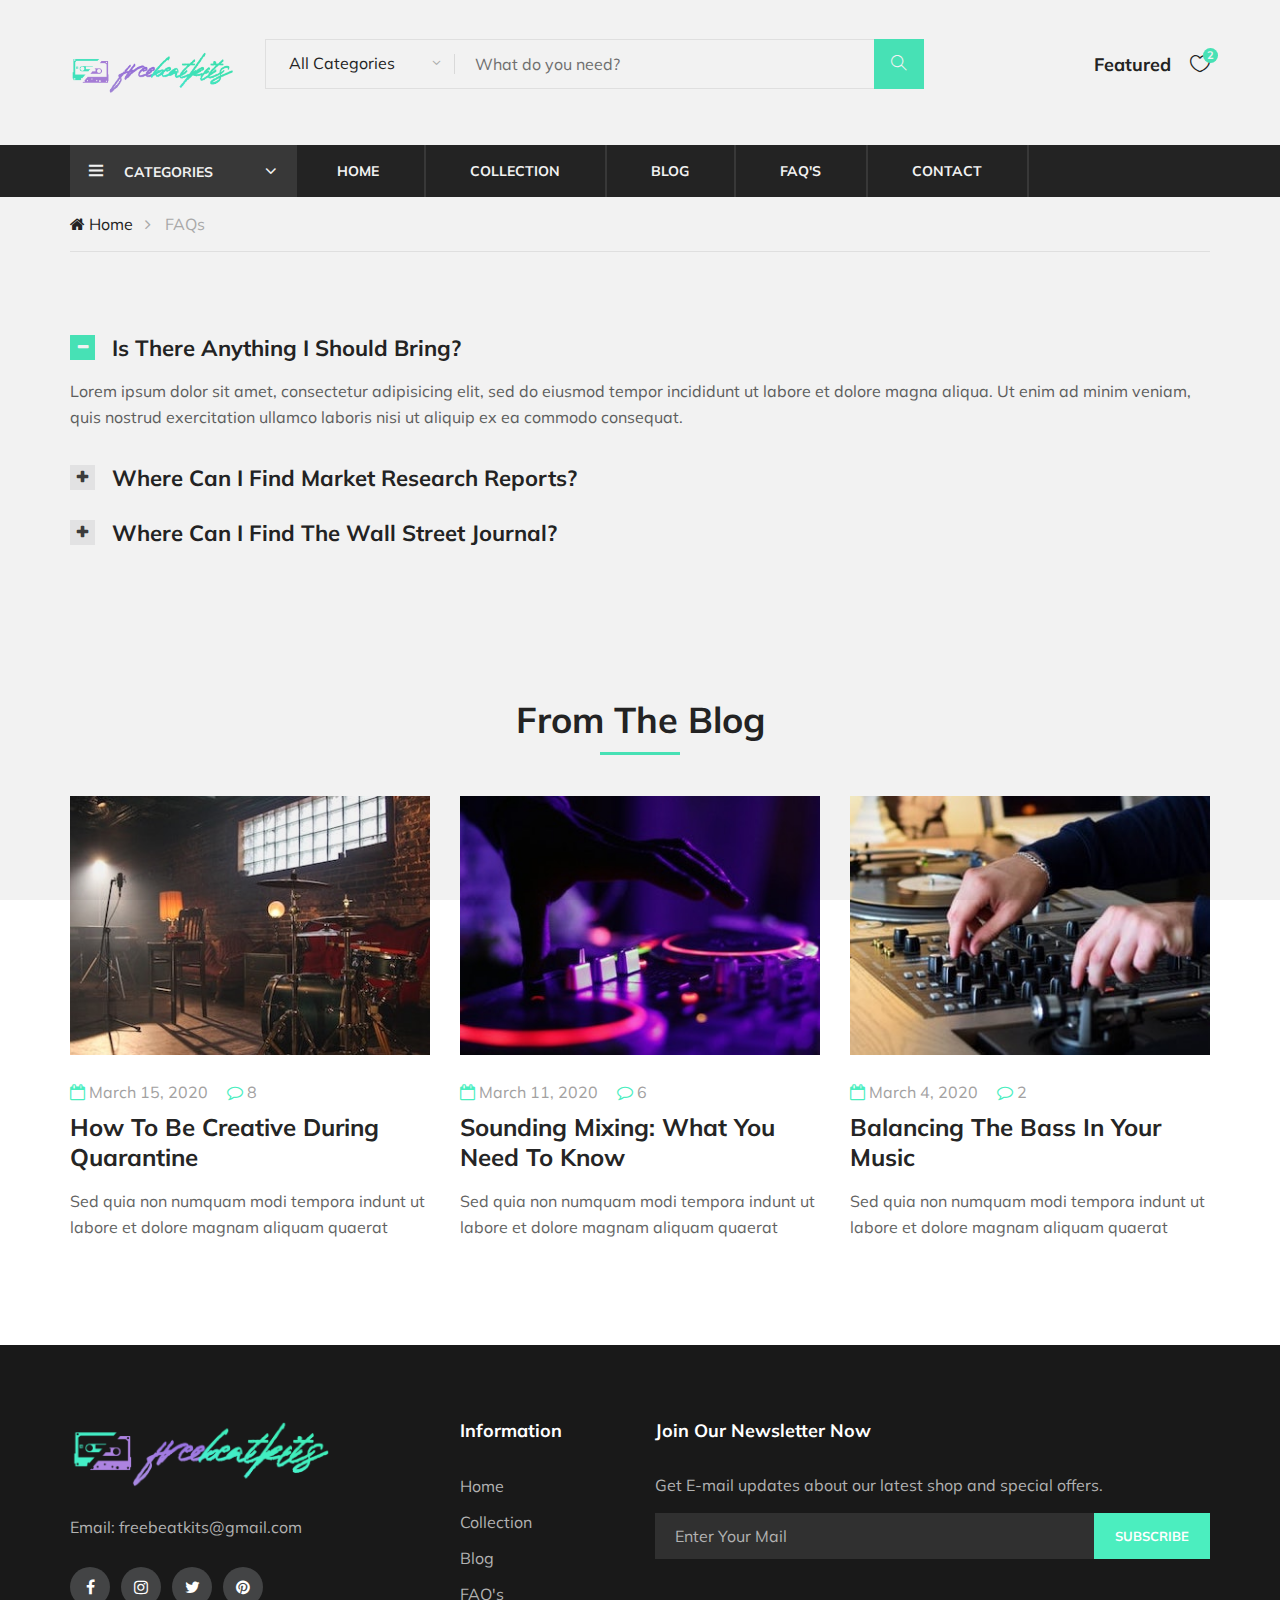
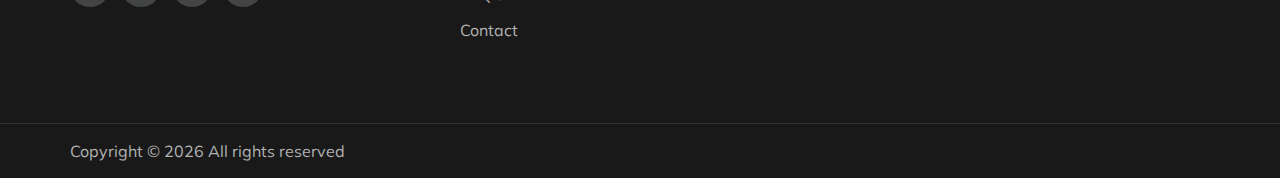
<file: faq.html>
<!DOCTYPE html>
<html lang="eng">

<head>
    <meta charset="UTF-8">
    <meta name="description" content="Fashi Template">
    <meta name="keywords" content="Fashi, unica, creative, html">
    <meta name="viewport" content="width=device-width, initial-scale=1.0">
    <meta http-equiv="X-UA-Compatible" content="ie=edge">
    <link rel="shortcut icon" href="./img/logo_icon.png " type="image/x-icon">
    <title>FreeBeatKits | FAQ</title>

    <!-- Google Font -->
    <link href="https://fonts.googleapis.com/css?family=Muli:300,400,500,600,700,800,900&display=swap" rel="stylesheet">

    <!-- Css Styles -->
    <link rel="stylesheet" href="css/bootstrap.min.css" type="text/css">
    <link rel="stylesheet" href="css/font-awesome.min.css" type="text/css">
    <link rel="stylesheet" href="css/themify-icons.css" type="text/css">
    <link rel="stylesheet" href="css/elegant-icons.css" type="text/css">
    <link rel="stylesheet" href="css/owl.carousel.min.css" type="text/css">
    <link rel="stylesheet" href="css/nice-select.css" type="text/css">
    <link rel="stylesheet" href="css/jquery-ui.min.css" type="text/css">
    <link rel="stylesheet" href="css/slicknav.min.css" type="text/css">
    <link rel="stylesheet" href="css/style.css" type="text/css">
    <link rel="stylesheet" href="css/animate.css">
</head>

<body>
    <!-- Page Preloder -->
    <div id="preloder">
        <div class="loader"></div>
    </div>

    <!-- Header Section Begin -->
    <header class="header-section">
        <div class="container">
            <div class="inner-header">
                <div class="row">
                    <div class="col-lg-2 col-md-2">
                        <div class="logo">
                            <a href="./index.html">
                                <img src="img/logo.png" alt="">
                            </a>
                        </div>
                    </div>
                    <div class="col-lg-7 col-md-7">
                        <div class="advanced-search">
                            <button type="button" class="category-btn">All Categories</button>
                            <div class="input-group">
                                <input type="text" placeholder="What do you need?">
                                <button type="button"><i class="ti-search"></i></button>
                            </div>
                        </div>
                    </div>
                    <div class="col-lg-3 text-right col-md-3">
                        <ul class="nav-right">
                            <li class="cart-price">Featured</li>
                            <li class="cart-icon">
                                <a href="#">
                                    <i class="icon_heart_alt"></i>
                                    <span>2</span>
                                </a>
                                <div class="cart-hover">
                                    <div class="select-items">
                                        <table>
                                            <tbody>
                                                <tr>
                                                    <td class="si-pic"><img src="img/select-product-1.jpg" alt=""></td>
                                                    <td class="si-text">
                                                        <div class="product-selected">
                                                            <p>Vol 1</p>
                                                            <h6>Bells Sound Pack</h6>
                                                        </div>
                                                    </td>
                                                </tr>
                                                <tr>
                                                    <td class="si-pic"><img src="img/select-product-2.jpg" alt=""></td>
                                                    <td class="si-text">
                                                        <div class="product-selected">
                                                            <p>Vol 1</p>
                                                            <h6>Brass Sound Pack</h6>
                                                        </div>
                                                    </td>
                                                </tr>
                                            </tbody>
                                        </table>
                                    </div>
                                    <div class="select-button">
                                        <a href="./audio/808vol.1.zip" class="primary-btn checkout-btn"
                                            download>DOWNLOAD</a>
                                    </div>
                                </div>
                            </li>
                        </ul>
                    </div>
                </div>
            </div>
        </div>
        <div class="nav-item">
            <div class="container">
                <div class="nav-depart">
                    <div class="depart-btn">
                        <i class="ti-menu"></i>
                        <span>Categories</span>
                        <ul class="depart-hover">
                            <li class="active"><a href="./shop.html">All Categories</a></li>
                            <li><a href="./shop.html">Drum Kits</a></li>
                            <li><a href="./shop.html">Instrument Kits</a></li>
                            <li><a href="./shop.html">Loop Kits</a></li>
                            <li><a href="./shop.html">Bass Kits</a></li>
                        </ul>
                    </div>
                </div>
                <nav class="nav-menu mobile-menu">
                    <ul>
                        <li><a href="./index.html">Home</a></li>
                        <li><a href="./shop.html">Collection</a></li>
                        <li><a href="./blog.html">Blog</a></li>
                        <li><a href="./faq.html">FAQ's</a></li>
                        <li><a href="./contact.html">Contact</a></li>
                    </ul>
                </nav>
                <div id="mobile-menu-wrap"></div>
            </div>
        </div>
    </header>
    <!-- Header End -->

    <!-- Breadcrumb Section Begin -->
    <div class="breacrumb-section">
        <div class="container">
            <div class="row">
                <div class="col-lg-12">
                    <div class="breadcrumb-text">
                        <a href="#"><i class="fa fa-home"></i> Home</a>
                        <span>FAQs</span>
                    </div>
                </div>
            </div>
        </div>
    </div>
    <!-- Breadcrumb Section Begin -->

    <!-- Faq Section Begin -->
    <div class="faq-section spad">
        <div class="container">
            <div class="row">
                <div class="col-lg-12">
                    <div class="faq-accordin">
                        <div class="accordion" id="accordionExample">
                            <div class="card">
                                <div class="card-heading active">
                                    <a class="active" data-toggle="collapse" data-target="#collapseOne">
                                        Is There Anything I Should Bring?
                                    </a>
                                </div>
                                <div id="collapseOne" class="collapse show" data-parent="#accordionExample">
                                    <div class="card-body">
                                        <p>Lorem ipsum dolor sit amet, consectetur adipisicing elit, sed do eiusmod
                                            tempor incididunt ut labore et dolore magna aliqua. Ut enim ad minim veniam,
                                            quis nostrud exercitation ullamco laboris nisi ut aliquip ex ea commodo
                                            consequat.</p>
                                    </div>
                                </div>
                            </div>
                            <div class="card">
                                <div class="card-heading">
                                    <a data-toggle="collapse" data-target="#collapseTwo">
                                        Where Can I Find Market Research Reports?
                                    </a>
                                </div>
                                <div id="collapseTwo" class="collapse" data-parent="#accordionExample">
                                    <div class="card-body">
                                        <p>Lorem ipsum dolor sit amet, consectetur adipisicing elit, sed do eiusmod
                                            tempor incididunt ut labore et dolore magna aliqua. Ut enim ad minim veniam,
                                            quis nostrud exercitation ullamco laboris nisi ut aliquip ex ea commodo
                                            consequat.</p>
                                    </div>
                                </div>
                            </div>
                            <div class="card">
                                <div class="card-heading">
                                    <a data-toggle="collapse" data-target="#collapseThree">
                                        Where Can I Find The Wall Street Journal?
                                    </a>
                                </div>
                                <div id="collapseThree" class="collapse" data-parent="#accordionExample">
                                    <div class="card-body">
                                        <p>Lorem ipsum dolor sit amet, consectetur adipisicing elit, sed do eiusmod
                                            tempor incididunt ut labore et dolore magna aliqua. Ut enim ad minim veniam,
                                            quis nostrud exercitation ullamco laboris nisi ut aliquip ex ea commodo
                                            consequat.</p>
                                    </div>
                                </div>
                            </div>
                        </div>
                    </div>
                </div>
            </div>
        </div>
    </div>
    <!-- Faq Section End -->

    <!-- Latest Blog Section Begin -->
    <section class="latest-blog spad">
        <div class="container">
            <div class="row">
                <div class="col-lg-12">
                    <div class="section-title">
                        <h2>From The Blog</h2>
                    </div>
                </div>
            </div>
            <div class="row">
                <div class="col-lg-4 col-md-6">
                    <div class="single-latest-blog">
                        <img src="img/latest-1.jpg" alt="">
                        <div class="latest-text">
                            <div class="tag-list">
                                <div class="tag-item">
                                    <i class="fa fa-calendar-o"></i>
                                    March 15, 2020
                                </div>
                                <div class="tag-item">
                                    <i class="fa fa-comment-o"></i>
                                    8
                                </div>
                            </div>
                            <a href="./blog-01.html">
                                <h4>How To Be Creative During Quarantine</h4>
                            </a>
                            <p>Sed quia non numquam modi tempora indunt ut labore et dolore magnam aliquam quaerat </p>
                        </div>
                    </div>
                </div>
                <div class="col-lg-4 col-md-6">
                    <div class="single-latest-blog">
                        <img src="img/latest-2.jpg" alt="">
                        <div class="latest-text">
                            <div class="tag-list">
                                <div class="tag-item">
                                    <i class="fa fa-calendar-o"></i>
                                    March 11, 2020
                                </div>
                                <div class="tag-item">
                                    <i class="fa fa-comment-o"></i>
                                    6
                                </div>
                            </div>
                            <a href="./blog-02.html">
                                <h4>Sounding Mixing: What You Need To Know</h4>
                            </a>
                            <p>Sed quia non numquam modi tempora indunt ut labore et dolore magnam aliquam quaerat </p>
                        </div>
                    </div>
                </div>
                <div class="col-lg-4 col-md-6">
                    <div class="single-latest-blog">
                        <img src="img/latest-3.jpg" alt="">
                        <div class="latest-text">
                            <div class="tag-list">
                                <div class="tag-item">
                                    <i class="fa fa-calendar-o"></i>
                                    March 4, 2020
                                </div>
                                <div class="tag-item">
                                    <i class="fa fa-comment-o"></i>
                                    2
                                </div>
                            </div>
                            <a href="./blog-03.html">
                                <h4>Balancing The Bass In Your Music</h4>
                            </a>
                            <p>Sed quia non numquam modi tempora indunt ut labore et dolore magnam aliquam quaerat </p>
                        </div>
                    </div>
                </div>
            </div>
        </div>
    </section>
    <!-- Latest Blog Section End -->

    <!-- Footer Section Begin -->
    <footer class="footer-section">
        <div class="container">
            <div class="row">
                <div class="col-lg-3">
                    <div class="footer-left">
                        <div class="footer-logo">
                            <a href="#"><img src="img/footer-logo.png" alt=""></a>
                        </div>
                        <ul>
                            <li>Email: freebeatkits@gmail.com</li>
                        </ul>
                        <div class="footer-social">
                            <a href="#"><i class="fa fa-facebook"></i></a>
                            <a href="#"><i class="fa fa-instagram"></i></a>
                            <a href="#"><i class="fa fa-twitter"></i></a>
                            <a href="#"><i class="fa fa-pinterest"></i></a>
                        </div>
                    </div>
                </div>
                <div class="col-lg-2 offset-lg-1">
                    <div class="footer-widget">
                        <h5>Information</h5>
                        <ul>
                            <li><a href="./index.html">Home</a></li>
                            <li><a href="./shop.html">Collection</a></li>
                            <li><a href="./blog.html">Blog</a></li>
                            <li><a href="./faq.html">FAQ's</a></li>
                            <li><a href="./contact.html">Contact</a></li>
                        </ul>
                    </div>
                </div>
                <div class="col-lg-6">
                    <div class="newslatter-item">
                        <h5>Join Our Newsletter Now</h5>
                        <p>Get E-mail updates about our latest shop and special offers.</p>
                        <form action="#" class="subscribe-form">
                            <input type="text" placeholder="Enter Your Mail">
                            <button type="button">Subscribe</button>
                        </form>
                    </div>
                </div>
            </div>
        </div>
        <div class="copyright-reserved">
            <div class="container">
                <div class="row">
                    <div class="col-lg-12">
                        <div class="copyright-text">
                            Copyright &copy;
                            <script>document.write(new Date().getFullYear());</script> All rights reserved
                        </div>
                    </div>
                </div>
            </div>
        </div>
    </footer>
    <!-- Footer Section End -->

    <!-- Js Plugins -->
    <script src="js/jquery-3.3.1.min.js"></script>
    <script src="js/bootstrap.min.js"></script>
    <script src="js/jquery-ui.min.js"></script>
    <script src="js/jquery.countdown.min.js"></script>
    <script src="js/jquery.nice-select.min.js"></script>
    <script src="js/jquery.zoom.min.js"></script>
    <script src="js/jquery.dd.min.js"></script>
    <script src="js/jquery.slicknav.js"></script>
    <script src="js/owl.carousel.min.js"></script>
    <script src="js/main.js"></script>
</body>

</html>
</file>
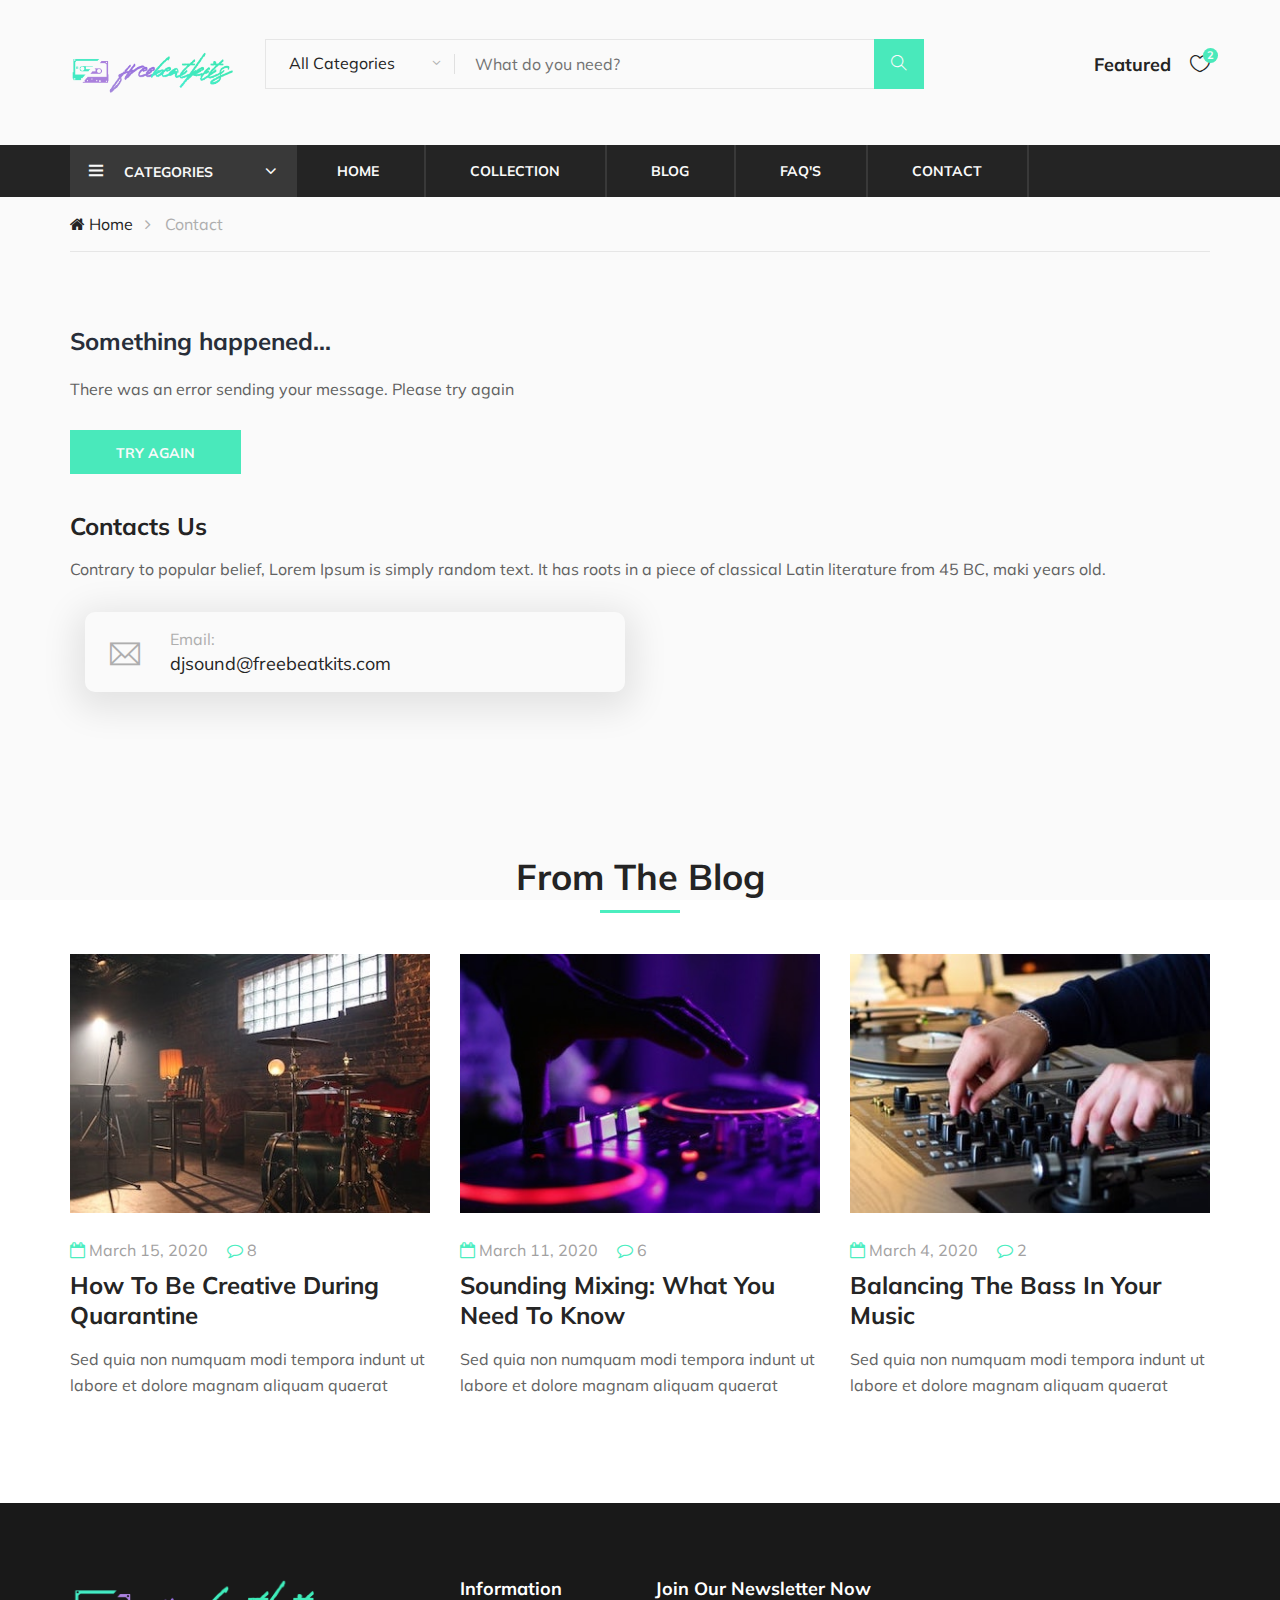
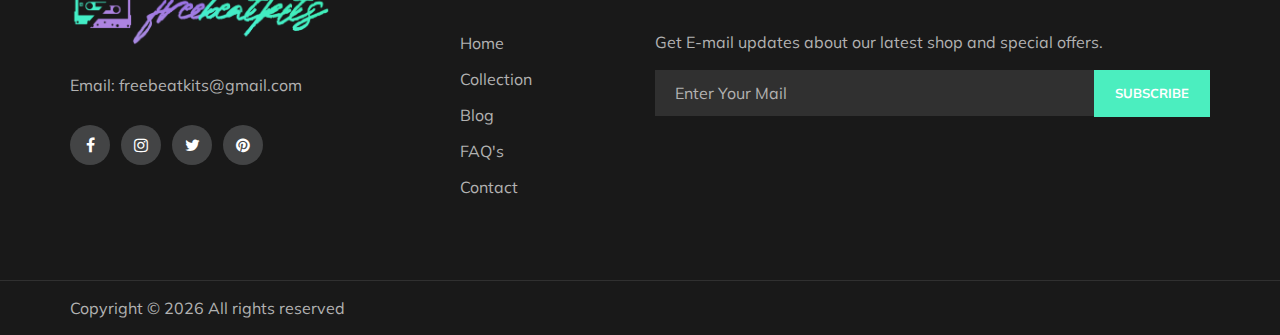
<file: message-error.html>
<!DOCTYPE html>
<html lang="eng">

<head>
    <meta charset="UTF-8">
    <meta name="description" content="Fashi Template">
    <meta name="keywords" content="Fashi, unica, creative, html">
    <meta name="viewport" content="width=device-width, initial-scale=1.0">
    <meta http-equiv="X-UA-Compatible" content="ie=edge">
    <link rel="shortcut icon" href="./img/logo_icon.png " type="image/x-icon">
    <title>FreeBeatKits | Contact</title>

    <!-- Google Font -->
    <link href="https://fonts.googleapis.com/css?family=Muli:300,400,500,600,700,800,900&display=swap" rel="stylesheet">

    <!-- Css Styles -->
    <link rel="stylesheet" href="css/bootstrap.min.css" type="text/css">
    <link rel="stylesheet" href="css/font-awesome.min.css" type="text/css">
    <link rel="stylesheet" href="css/themify-icons.css" type="text/css">
    <link rel="stylesheet" href="css/elegant-icons.css" type="text/css">
    <link rel="stylesheet" href="css/owl.carousel.min.css" type="text/css">
    <link rel="stylesheet" href="css/nice-select.css" type="text/css">
    <link rel="stylesheet" href="css/jquery-ui.min.css" type="text/css">
    <link rel="stylesheet" href="css/slicknav.min.css" type="text/css">
    <link rel="stylesheet" href="css/style.css" type="text/css">
    <link rel="stylesheet" href="css/animate.css">
</head>

<body>
    <!-- Page Preloder -->
    <div id="preloder">
        <div class="loader"></div>
    </div>

    <!-- Header Section Begin -->
    <header class="header-section">
        <div class="container">
            <div class="inner-header">
                <div class="row">
                    <div class="col-lg-2 col-md-2">
                        <div class="logo">
                            <a href="./index.html">
                                <img src="img/logo.png" alt="">
                            </a>
                        </div>
                    </div>
                    <div class="col-lg-7 col-md-7">
                        <div class="advanced-search">
                            <button type="button" class="category-btn">All Categories</button>
                            <div class="input-group">
                                <input type="text" placeholder="What do you need?">
                                <button type="button"><i class="ti-search"></i></button>
                            </div>
                        </div>
                    </div>
                    <div class="col-lg-3 text-right col-md-3">
                        <ul class="nav-right">
                            <li class="cart-price">Featured</li>
                            <li class="cart-icon">
                                <a href="#">
                                    <i class="icon_heart_alt"></i>
                                    <span>2</span>
                                </a>
                                <div class="cart-hover">
                                    <div class="select-items">
                                        <table>
                                            <tbody>
                                                <tr>
                                                    <td class="si-pic"><img src="img/select-product-1.jpg" alt=""></td>
                                                    <td class="si-text">
                                                        <div class="product-selected">
                                                            <p>Vol 1</p>
                                                            <h6>Bells Sound Pack</h6>
                                                        </div>
                                                    </td>
                                                </tr>
                                                <tr>
                                                    <td class="si-pic"><img src="img/select-product-2.jpg" alt=""></td>
                                                    <td class="si-text">
                                                        <div class="product-selected">
                                                            <p>Vol 1</p>
                                                            <h6>Brass Sound Pack</h6>
                                                        </div>
                                                    </td>
                                                </tr>
                                            </tbody>
                                        </table>
                                    </div>
                                    <div class="select-button">
                                        <a href="./audio/808vol.1.zip" class="primary-btn checkout-btn"
                                            download>DOWNLOAD</a>
                                    </div>
                                </div>
                            </li>
                        </ul>
                    </div>
                </div>
            </div>
        </div>
        <div class="nav-item">
            <div class="container">
                <div class="nav-depart">
                    <div class="depart-btn">
                        <i class="ti-menu"></i>
                        <span>Categories</span>
                        <ul class="depart-hover">
                            <li class="active"><a href="./shop.html">All Categories</a></li>
                            <li><a href="./shop.html">Drum Kits</a></li>
                            <li><a href="./shop.html">Instrument Kits</a></li>
                            <li><a href="./shop.html">Loop Kits</a></li>
                            <li><a href="./shop.html">Bass Kits</a></li>
                        </ul>
                    </div>
                </div>
                <nav class="nav-menu mobile-menu">
                    <ul>
                        <li><a href="./index.html">Home</a></li>
                        <li><a href="./shop.html">Collection</a></li>
                        <li><a href="./blog.html">Blog</a></li>
                        <li><a href="./faq.html">FAQ's</a></li>
                        <li><a href="./contact.html">Contact</a></li>
                    </ul>
                </nav>
                <div id="mobile-menu-wrap"></div>
            </div>
        </div>
    </header>
    <!-- Header End -->

    <!-- Breadcrumb Section Begin -->
    <div class="breacrumb-section">
        <div class="container">
            <div class="row">
                <div class="col-lg-12">
                    <div class="breadcrumb-text">
                        <a href="#"><i class="fa fa-home"></i> Home</a>
                        <span>Contact</span>
                    </div>
                </div>
            </div>
        </div>
    </div>
    <!-- Breadcrumb Section Begin -->

    <!-- Contact Section Begin -->
    <section class="contact-section spad">
        <div class="container">
            <div class="row">
                <div class="col-lg-12">
                    <div class="contact-form">
                        <div class="leave-comment">
                            <h4>Something happened...</h4>
                            <p>There was an error sending your message. Please try again</p>
                            <a href="./contact.html" class="site-btn">Try Again</a>
                        </div>
                    </div>
                </div>
                <div class="col-lg-12 mt-5">
                    <div class="contact-title">
                        <h4>Contacts Us</h4>
                        <p>Contrary to popular belief, Lorem Ipsum is simply random text. It has roots in a piece of
                            classical Latin literature from 45 BC, maki years old.</p>
                    </div>
                    <div class="contact-widget col-lg-6">
                        <div class="cw-item">
                            <div class="ci-icon">
                                <i class="ti-email"></i>
                            </div>
                            <div class="ci-text">
                                <span>Email:</span>
                                <p>djsound@freebeatkits.com</p>
                            </div>
                        </div>
                    </div>
                </div>
            </div>
        </div>
    </section>
    <!-- Contact Section End -->

    <!-- Latest Blog Section Begin -->
    <section class="latest-blog spad">
        <div class="container">
            <div class="row">
                <div class="col-lg-12">
                    <div class="section-title">
                        <h2>From The Blog</h2>
                    </div>
                </div>
            </div>
            <div class="row">
                <div class="col-lg-4 col-md-6">
                    <div class="single-latest-blog">
                        <img src="img/latest-1.jpg" alt="">
                        <div class="latest-text">
                            <div class="tag-list">
                                <div class="tag-item">
                                    <i class="fa fa-calendar-o"></i>
                                    March 15, 2020
                                </div>
                                <div class="tag-item">
                                    <i class="fa fa-comment-o"></i>
                                    8
                                </div>
                            </div>
                            <a href="./blog-01.html">
                                <h4>How To Be Creative During Quarantine</h4>
                            </a>
                            <p>Sed quia non numquam modi tempora indunt ut labore et dolore magnam aliquam quaerat </p>
                        </div>
                    </div>
                </div>
                <div class="col-lg-4 col-md-6">
                    <div class="single-latest-blog">
                        <img src="img/latest-2.jpg" alt="">
                        <div class="latest-text">
                            <div class="tag-list">
                                <div class="tag-item">
                                    <i class="fa fa-calendar-o"></i>
                                    March 11, 2020
                                </div>
                                <div class="tag-item">
                                    <i class="fa fa-comment-o"></i>
                                    6
                                </div>
                            </div>
                            <a href="./blog-02.html">
                                <h4>Sounding Mixing: What You Need To Know</h4>
                            </a>
                            <p>Sed quia non numquam modi tempora indunt ut labore et dolore magnam aliquam quaerat </p>
                        </div>
                    </div>
                </div>
                <div class="col-lg-4 col-md-6">
                    <div class="single-latest-blog">
                        <img src="img/latest-3.jpg" alt="">
                        <div class="latest-text">
                            <div class="tag-list">
                                <div class="tag-item">
                                    <i class="fa fa-calendar-o"></i>
                                    March 4, 2020
                                </div>
                                <div class="tag-item">
                                    <i class="fa fa-comment-o"></i>
                                    2
                                </div>
                            </div>
                            <a href="./blog-03.html">
                                <h4>Balancing The Bass In Your Music</h4>
                            </a>
                            <p>Sed quia non numquam modi tempora indunt ut labore et dolore magnam aliquam quaerat </p>
                        </div>
                    </div>
                </div>
            </div>
        </div>
    </section>
    <!-- Latest Blog Section End -->

    <!-- Footer Section Begin -->
    <footer class="footer-section">
        <div class="container">
            <div class="row">
                <div class="col-lg-3">
                    <div class="footer-left">
                        <div class="footer-logo">
                            <a href="#"><img src="img/footer-logo.png" alt=""></a>
                        </div>
                        <ul>
                            <li>Email: freebeatkits@gmail.com</li>
                        </ul>
                        <div class="footer-social">
                            <a href="#"><i class="fa fa-facebook"></i></a>
                            <a href="#"><i class="fa fa-instagram"></i></a>
                            <a href="#"><i class="fa fa-twitter"></i></a>
                            <a href="#"><i class="fa fa-pinterest"></i></a>
                        </div>
                    </div>
                </div>
                <div class="col-lg-2 offset-lg-1">
                    <div class="footer-widget">
                        <h5>Information</h5>
                        <ul>
                            <li><a href="./index.html">Home</a></li>
                            <li><a href="./shop.html">Collection</a></li>
                            <li><a href="./blog.html">Blog</a></li>
                            <li><a href="./faq.html">FAQ's</a></li>
                            <li><a href="./contact.html">Contact</a></li>
                        </ul>
                    </div>
                </div>
                <div class="col-lg-6">
                    <div class="newslatter-item">
                        <h5>Join Our Newsletter Now</h5>
                        <p>Get E-mail updates about our latest shop and special offers.</p>
                        <form action="#" class="subscribe-form">
                            <input type="text" placeholder="Enter Your Mail">
                            <button type="button">Subscribe</button>
                        </form>
                    </div>
                </div>
            </div>
        </div>
        <div class="copyright-reserved">
            <div class="container">
                <div class="row">
                    <div class="col-lg-12">
                        <div class="copyright-text">
                            Copyright &copy;
                            <script>document.write(new Date().getFullYear());</script> All rights reserved
                        </div>
                    </div>
                </div>
            </div>
        </div>
    </footer>
    <!-- Footer Section End -->

    <!-- Js Plugins -->
    <script src="js/jquery-3.3.1.min.js"></script>
    <script src="js/bootstrap.min.js"></script>
    <script src="js/jquery-ui.min.js"></script>
    <script src="js/jquery.countdown.min.js"></script>
    <script src="js/jquery.nice-select.min.js"></script>
    <script src="js/jquery.zoom.min.js"></script>
    <script src="js/jquery.dd.min.js"></script>
    <script src="js/jquery.slicknav.js"></script>
    <script src="js/owl.carousel.min.js"></script>
    <script src="js/main.js"></script>
</body>

</html>
</file>
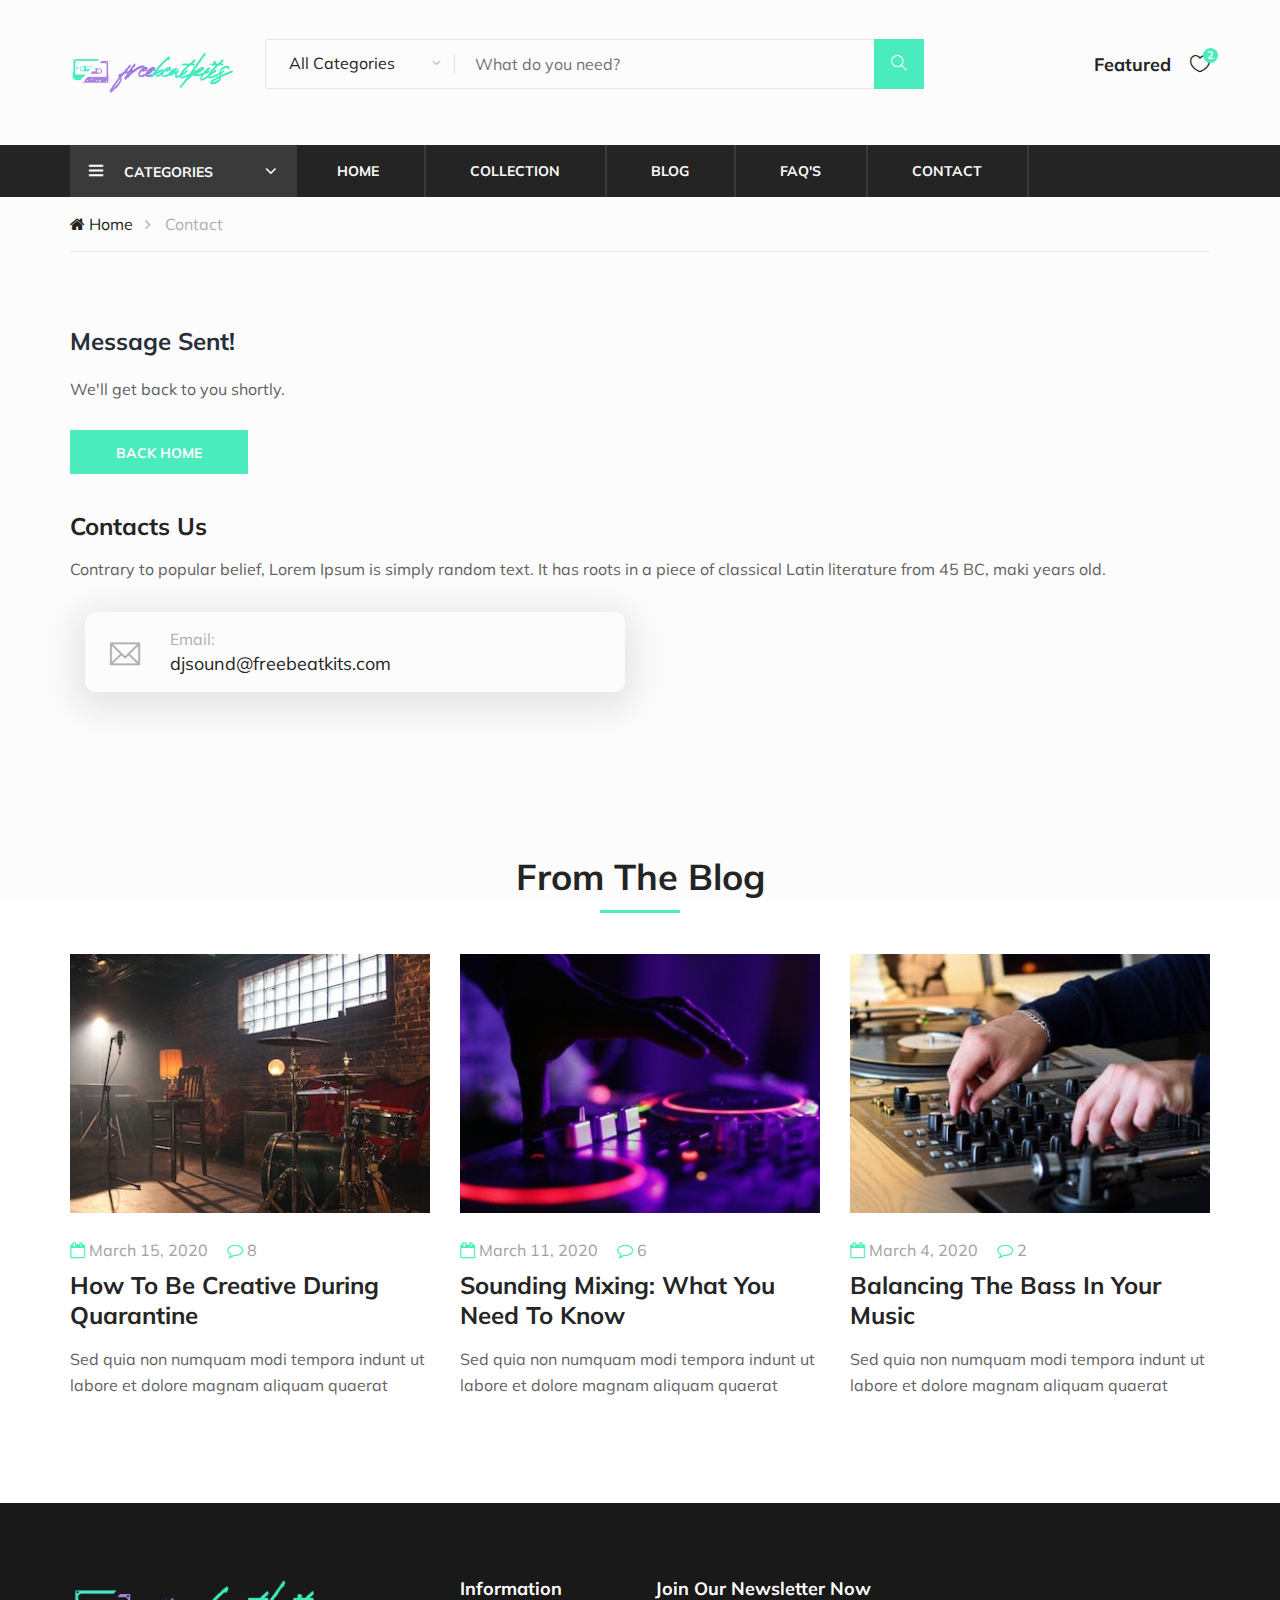
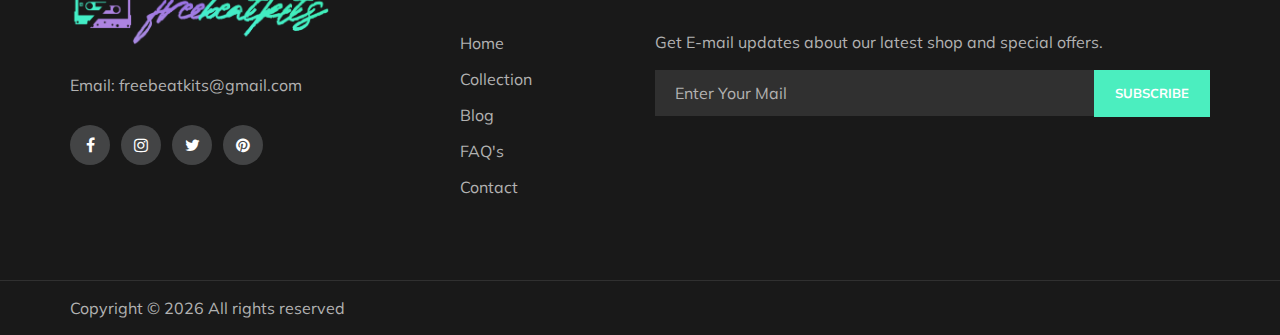
<file: message-sent.html>
<!DOCTYPE html>
<html lang="eng">

<head>
    <meta charset="UTF-8">
    <meta name="description" content="Fashi Template">
    <meta name="keywords" content="Fashi, unica, creative, html">
    <meta name="viewport" content="width=device-width, initial-scale=1.0">
    <meta http-equiv="X-UA-Compatible" content="ie=edge">
    <link rel="shortcut icon" href="./img/logo_icon.png " type="image/x-icon">
    <title>FreeBeatKits | Contact</title>

    <!-- Google Font -->
    <link href="https://fonts.googleapis.com/css?family=Muli:300,400,500,600,700,800,900&display=swap" rel="stylesheet">

    <!-- Css Styles -->
    <link rel="stylesheet" href="css/bootstrap.min.css" type="text/css">
    <link rel="stylesheet" href="css/font-awesome.min.css" type="text/css">
    <link rel="stylesheet" href="css/themify-icons.css" type="text/css">
    <link rel="stylesheet" href="css/elegant-icons.css" type="text/css">
    <link rel="stylesheet" href="css/owl.carousel.min.css" type="text/css">
    <link rel="stylesheet" href="css/nice-select.css" type="text/css">
    <link rel="stylesheet" href="css/jquery-ui.min.css" type="text/css">
    <link rel="stylesheet" href="css/slicknav.min.css" type="text/css">
    <link rel="stylesheet" href="css/style.css" type="text/css">
    <link rel="stylesheet" href="css/animate.css">
</head>

<body>
    <!-- Page Preloder -->
    <div id="preloder">
        <div class="loader"></div>
    </div>

    <!-- Header Section Begin -->
    <header class="header-section">
        <div class="container">
            <div class="inner-header">
                <div class="row">
                    <div class="col-lg-2 col-md-2">
                        <div class="logo">
                            <a href="./index.html">
                                <img src="img/logo.png" alt="">
                            </a>
                        </div>
                    </div>
                    <div class="col-lg-7 col-md-7">
                        <div class="advanced-search">
                            <button type="button" class="category-btn">All Categories</button>
                            <div class="input-group">
                                <input type="text" placeholder="What do you need?">
                                <button type="button"><i class="ti-search"></i></button>
                            </div>
                        </div>
                    </div>
                    <div class="col-lg-3 text-right col-md-3">
                        <ul class="nav-right">
                            <li class="cart-price">Featured</li>
                            <li class="cart-icon">
                                <a href="#">
                                    <i class="icon_heart_alt"></i>
                                    <span>2</span>
                                </a>
                                <div class="cart-hover">
                                    <div class="select-items">
                                        <table>
                                            <tbody>
                                                <tr>
                                                    <td class="si-pic"><img src="img/select-product-1.jpg" alt=""></td>
                                                    <td class="si-text">
                                                        <div class="product-selected">
                                                            <p>Vol 1</p>
                                                            <h6>Bells Sound Pack</h6>
                                                        </div>
                                                    </td>
                                                </tr>
                                                <tr>
                                                    <td class="si-pic"><img src="img/select-product-2.jpg" alt=""></td>
                                                    <td class="si-text">
                                                        <div class="product-selected">
                                                            <p>Vol 1</p>
                                                            <h6>Brass Sound Pack</h6>
                                                        </div>
                                                    </td>
                                                </tr>
                                            </tbody>
                                        </table>
                                    </div>
                                    <div class="select-button">
                                        <a href="./audio/808vol.1.zip" class="primary-btn checkout-btn"
                                            download>DOWNLOAD</a>
                                    </div>
                                </div>
                            </li>
                        </ul>
                    </div>
                </div>
            </div>
        </div>
        <div class="nav-item">
            <div class="container">
                <div class="nav-depart">
                    <div class="depart-btn">
                        <i class="ti-menu"></i>
                        <span>Categories</span>
                        <ul class="depart-hover">
                            <li class="active"><a href="./shop.html">All Categories</a></li>
                            <li><a href="./shop.html">Drum Kits</a></li>
                            <li><a href="./shop.html">Instrument Kits</a></li>
                            <li><a href="./shop.html">Loop Kits</a></li>
                            <li><a href="./shop.html">Bass Kits</a></li>
                        </ul>
                    </div>
                </div>
                <nav class="nav-menu mobile-menu">
                    <ul>
                        <li><a href="./index.html">Home</a></li>
                        <li><a href="./shop.html">Collection</a></li>
                        <li><a href="./blog.html">Blog</a></li>
                        <li><a href="./faq.html">FAQ's</a></li>
                        <li><a href="./contact.html">Contact</a></li>
                    </ul>
                </nav>
                <div id="mobile-menu-wrap"></div>
            </div>
        </div>
    </header>
    <!-- Header End -->

    <!-- Breadcrumb Section Begin -->
    <div class="breacrumb-section">
        <div class="container">
            <div class="row">
                <div class="col-lg-12">
                    <div class="breadcrumb-text">
                        <a href="#"><i class="fa fa-home"></i> Home</a>
                        <span>Contact</span>
                    </div>
                </div>
            </div>
        </div>
    </div>
    <!-- Breadcrumb Section Begin -->

    <!-- Contact Section Begin -->
    <section class="contact-section spad">
        <div class="container">
            <div class="row">
                <div class="col-lg-12">
                    <div class="contact-form">
                        <div class="leave-comment">
                            <h4>Message Sent!</h4>
                            <p>We'll get back to you shortly.</p>
                            <a href="./index.html" class="site-btn">Back Home</a>
                        </div>
                    </div>
                </div>
                <div class="col-lg-12 mt-5">
                    <div class="contact-title">
                        <h4>Contacts Us</h4>
                        <p>Contrary to popular belief, Lorem Ipsum is simply random text. It has roots in a piece of
                            classical Latin literature from 45 BC, maki years old.</p>
                    </div>
                    <div class="contact-widget col-lg-6">
                        <div class="cw-item">
                            <div class="ci-icon">
                                <i class="ti-email"></i>
                            </div>
                            <div class="ci-text">
                                <span>Email:</span>
                                <p>djsound@freebeatkits.com</p>
                            </div>
                        </div>
                    </div>
                </div>
            </div>
        </div>
    </section>
    <!-- Contact Section End -->

    <!-- Latest Blog Section Begin -->
    <section class="latest-blog spad">
        <div class="container">
            <div class="row">
                <div class="col-lg-12">
                    <div class="section-title">
                        <h2>From The Blog</h2>
                    </div>
                </div>
            </div>
            <div class="row">
                <div class="col-lg-4 col-md-6">
                    <div class="single-latest-blog">
                        <img src="img/latest-1.jpg" alt="">
                        <div class="latest-text">
                            <div class="tag-list">
                                <div class="tag-item">
                                    <i class="fa fa-calendar-o"></i>
                                    March 15, 2020
                                </div>
                                <div class="tag-item">
                                    <i class="fa fa-comment-o"></i>
                                    8
                                </div>
                            </div>
                            <a href="./blog-01.html">
                                <h4>How To Be Creative During Quarantine</h4>
                            </a>
                            <p>Sed quia non numquam modi tempora indunt ut labore et dolore magnam aliquam quaerat </p>
                        </div>
                    </div>
                </div>
                <div class="col-lg-4 col-md-6">
                    <div class="single-latest-blog">
                        <img src="img/latest-2.jpg" alt="">
                        <div class="latest-text">
                            <div class="tag-list">
                                <div class="tag-item">
                                    <i class="fa fa-calendar-o"></i>
                                    March 11, 2020
                                </div>
                                <div class="tag-item">
                                    <i class="fa fa-comment-o"></i>
                                    6
                                </div>
                            </div>
                            <a href="./blog-02.html">
                                <h4>Sounding Mixing: What You Need To Know</h4>
                            </a>
                            <p>Sed quia non numquam modi tempora indunt ut labore et dolore magnam aliquam quaerat </p>
                        </div>
                    </div>
                </div>
                <div class="col-lg-4 col-md-6">
                    <div class="single-latest-blog">
                        <img src="img/latest-3.jpg" alt="">
                        <div class="latest-text">
                            <div class="tag-list">
                                <div class="tag-item">
                                    <i class="fa fa-calendar-o"></i>
                                    March 4, 2020
                                </div>
                                <div class="tag-item">
                                    <i class="fa fa-comment-o"></i>
                                    2
                                </div>
                            </div>
                            <a href="./blog-03.html">
                                <h4>Balancing The Bass In Your Music</h4>
                            </a>
                            <p>Sed quia non numquam modi tempora indunt ut labore et dolore magnam aliquam quaerat </p>
                        </div>
                    </div>
                </div>
            </div>
        </div>
    </section>
    <!-- Latest Blog Section End -->

    <!-- Footer Section Begin -->
    <footer class="footer-section">
        <div class="container">
            <div class="row">
                <div class="col-lg-3">
                    <div class="footer-left">
                        <div class="footer-logo">
                            <a href="#"><img src="img/footer-logo.png" alt=""></a>
                        </div>
                        <ul>
                            <li>Email: freebeatkits@gmail.com</li>
                        </ul>
                        <div class="footer-social">
                            <a href="#"><i class="fa fa-facebook"></i></a>
                            <a href="#"><i class="fa fa-instagram"></i></a>
                            <a href="#"><i class="fa fa-twitter"></i></a>
                            <a href="#"><i class="fa fa-pinterest"></i></a>
                        </div>
                    </div>
                </div>
                <div class="col-lg-2 offset-lg-1">
                    <div class="footer-widget">
                        <h5>Information</h5>
                        <ul>
                            <li><a href="./index.html">Home</a></li>
                            <li><a href="./shop.html">Collection</a></li>
                            <li><a href="./blog.html">Blog</a></li>
                            <li><a href="./faq.html">FAQ's</a></li>
                            <li><a href="./contact.html">Contact</a></li>
                        </ul>
                    </div>
                </div>
                <div class="col-lg-6">
                    <div class="newslatter-item">
                        <h5>Join Our Newsletter Now</h5>
                        <p>Get E-mail updates about our latest shop and special offers.</p>
                        <form action="#" class="subscribe-form">
                            <input type="text" placeholder="Enter Your Mail">
                            <button type="button">Subscribe</button>
                        </form>
                    </div>
                </div>
            </div>
        </div>
        <div class="copyright-reserved">
            <div class="container">
                <div class="row">
                    <div class="col-lg-12">
                        <div class="copyright-text">
                            Copyright &copy;
                            <script>document.write(new Date().getFullYear());</script> All rights reserved
                        </div>
                    </div>
                </div>
            </div>
        </div>
    </footer>
    <!-- Footer Section End -->

    <!-- Js Plugins -->
    <script src="js/jquery-3.3.1.min.js"></script>
    <script src="js/bootstrap.min.js"></script>
    <script src="js/jquery-ui.min.js"></script>
    <script src="js/jquery.countdown.min.js"></script>
    <script src="js/jquery.nice-select.min.js"></script>
    <script src="js/jquery.zoom.min.js"></script>
    <script src="js/jquery.dd.min.js"></script>
    <script src="js/jquery.slicknav.js"></script>
    <script src="js/owl.carousel.min.js"></script>
    <script src="js/main.js"></script>
</body>

</html>
</file>
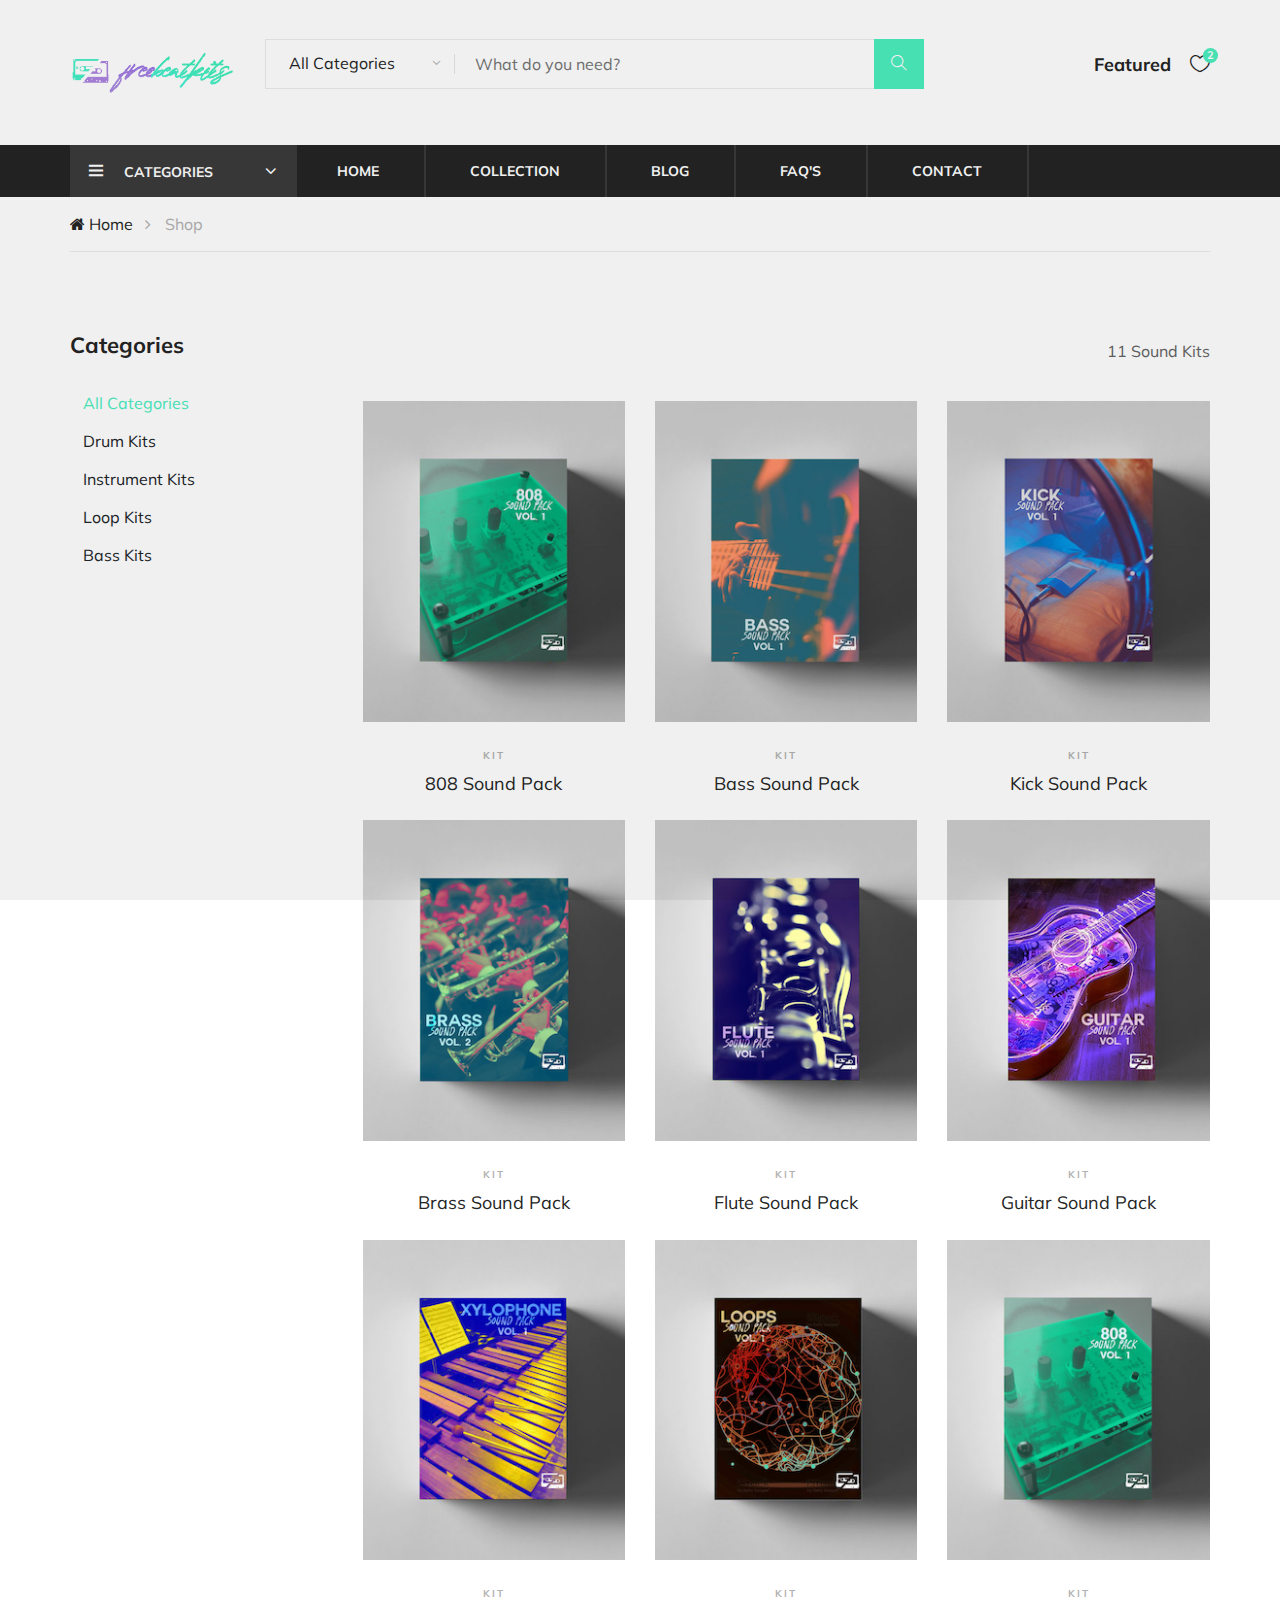
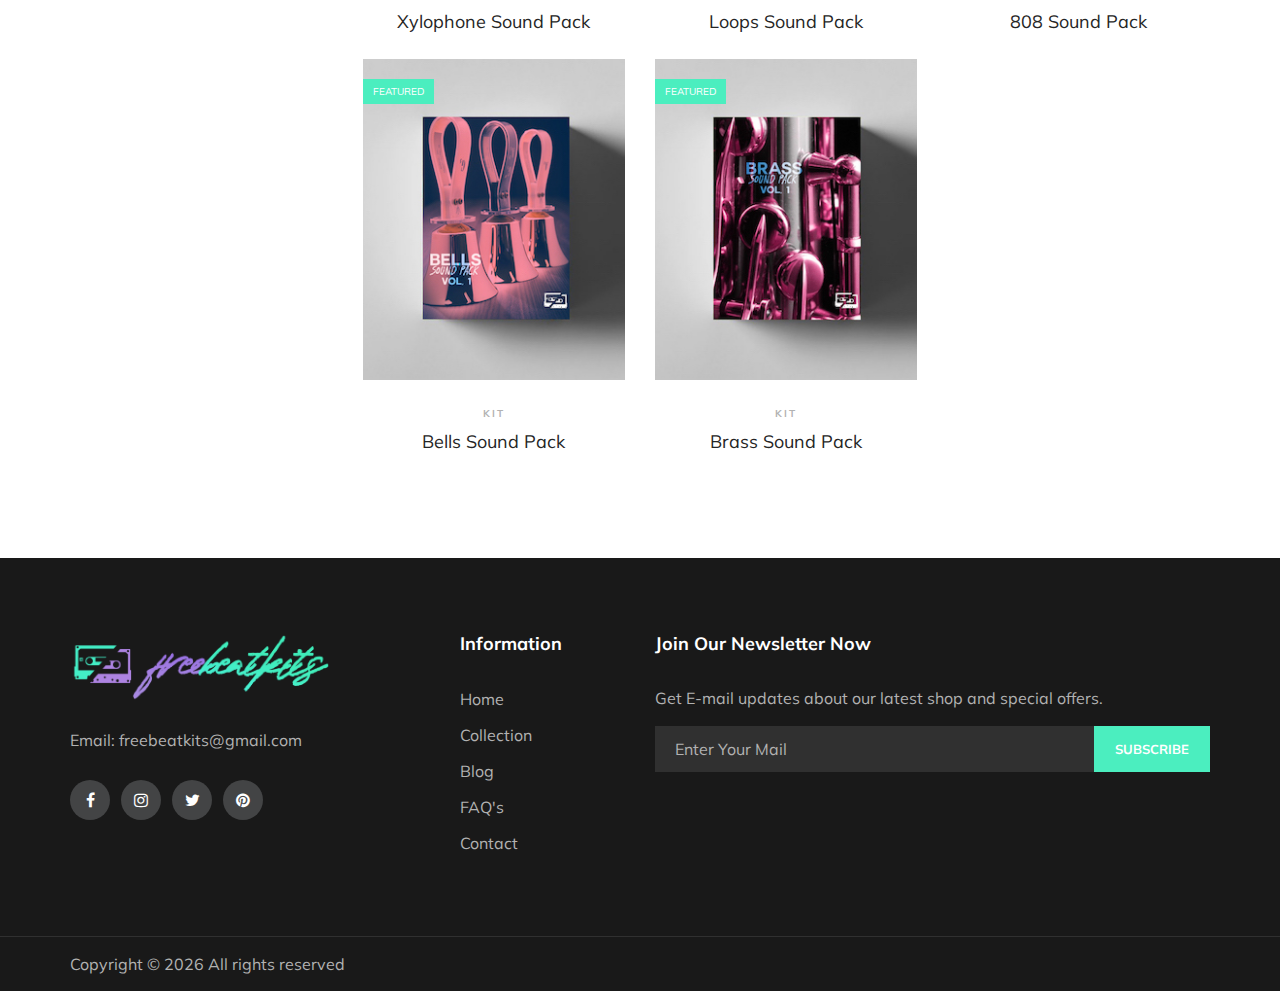
<file: shop.html>
<!DOCTYPE html>
<html lang="eng">

<head>
    <meta charset="UTF-8">
    <meta name="description" content="Fashi Template">
    <meta name="keywords" content="Fashi, unica, creative, html">
    <meta name="viewport" content="width=device-width, initial-scale=1.0">
    <meta http-equiv="X-UA-Compatible" content="ie=edge">
    <link rel="shortcut icon" href="./img/logo_icon.png " type="image/x-icon">
    <title>FreeBeatKits | Collection</title>

    <!-- Google Font -->
    <link href="https://fonts.googleapis.com/css?family=Muli:300,400,500,600,700,800,900&display=swap" rel="stylesheet">

    <!-- Css Styles -->
    <link rel="stylesheet" href="css/bootstrap.min.css" type="text/css">
    <link rel="stylesheet" href="css/font-awesome.min.css" type="text/css">
    <link rel="stylesheet" href="css/themify-icons.css" type="text/css">
    <link rel="stylesheet" href="css/elegant-icons.css" type="text/css">
    <link rel="stylesheet" href="css/owl.carousel.min.css" type="text/css">
    <link rel="stylesheet" href="css/nice-select.css" type="text/css">
    <link rel="stylesheet" href="css/jquery-ui.min.css" type="text/css">
    <link rel="stylesheet" href="css/slicknav.min.css" type="text/css">
    <link rel="stylesheet" href="css/style.css" type="text/css">
    <link rel="stylesheet" href="css/animate.css">
</head>

<body>
    <!-- Page Preloder -->
    <div id="preloder">
        <div class="loader"></div>
    </div>

    <!-- Header Section Begin -->
    <header class="header-section">
        <div class="container">
            <div class="inner-header">
                <div class="row">
                    <div class="col-lg-2 col-md-2">
                        <div class="logo">
                            <a href="./index.html">
                                <img src="img/logo.png" alt="">
                            </a>
                        </div>
                    </div>
                    <div class="col-lg-7 col-md-7">
                        <div class="advanced-search">
                            <button type="button" class="category-btn">All Categories</button>
                            <div class="input-group">
                                <input type="text" placeholder="What do you need?">
                                <button type="button"><i class="ti-search"></i></button>
                            </div>
                        </div>
                    </div>
                    <div class="col-lg-3 text-right col-md-3">
                        <ul class="nav-right">
                            <li class="cart-price">Featured</li>
                            <li class="cart-icon">
                                <a href="#">
                                    <i class="icon_heart_alt"></i>
                                    <span>2</span>
                                </a>
                                <div class="cart-hover">
                                    <div class="select-items">
                                        <table>
                                            <tbody>
                                                <tr>
                                                    <td class="si-pic"><img src="img/select-product-1.jpg" alt=""></td>
                                                    <td class="si-text">
                                                        <div class="product-selected">
                                                            <p>Vol 1</p>
                                                            <h6>Bells Sound Pack</h6>
                                                        </div>
                                                    </td>
                                                </tr>
                                                <tr>
                                                    <td class="si-pic"><img src="img/select-product-2.jpg" alt=""></td>
                                                    <td class="si-text">
                                                        <div class="product-selected">
                                                            <p>Vol 1</p>
                                                            <h6>Brass Sound Pack</h6>
                                                        </div>
                                                    </td>
                                                </tr>
                                            </tbody>
                                        </table>
                                    </div>
                                    <div class="select-button">
                                        <a href="./audio/808vol.1.zip" class="primary-btn checkout-btn"
                                            download>DOWNLOAD</a>
                                    </div>
                                </div>
                            </li>
                        </ul>
                    </div>
                </div>
            </div>
        </div>
        <div class="nav-item">
            <div class="container">
                <div class="nav-depart">
                    <div class="depart-btn">
                        <i class="ti-menu"></i>
                        <span>Categories</span>
                        <ul class="depart-hover">
                            <li class="active"><a href="./shop.html">All Categories</a></li>
                            <li><a href="./shop.html">Drum Kits</a></li>
                            <li><a href="./shop.html">Instrument Kits</a></li>
                            <li><a href="./shop.html">Loop Kits</a></li>
                            <li><a href="./shop.html">Bass Kits</a></li>
                        </ul>
                    </div>
                </div>
                <nav class="nav-menu mobile-menu">
                    <ul>
                        <li><a href="./index.html">Home</a></li>
                        <li><a href="./shop.html">Collection</a></li>
                        <li><a href="./blog.html">Blog</a></li>
                        <li><a href="./faq.html">FAQ's</a></li>
                        <li><a href="./contact.html">Contact</a></li>
                    </ul>
                </nav>
                <div id="mobile-menu-wrap"></div>
            </div>
        </div>
    </header>
    <!-- Header End -->

    <!-- Breadcrumb Section Begin -->
    <div class="breacrumb-section">
        <div class="container">
            <div class="row">
                <div class="col-lg-12">
                    <div class="breadcrumb-text">
                        <a href="index.html"><i class="fa fa-home"></i> Home</a>
                        <span>Shop</span>
                    </div>
                </div>
            </div>
        </div>
    </div>
    <!-- Breadcrumb Section Begin -->

    <!-- Product Shop Section Begin -->
    <section class="product-shop spad">
        <div class="container">
            <div class="row">
                <div class="col-lg-3 col-md-6 col-sm-8 order-2 order-lg-1 produts-sidebar-filter">
                    <div class="filter-widget">
                        <h4 class="fw-title">Categories</h4>
                        <ul id="menuBtnContainer" class="filter-catagories">
                            <button class="btn active" onclick="filterSelection('all')">
                                <li>All Categories</li>
                            </button>
                            <button class="btn" onclick="filterSelection('01')">
                                <li>Drum Kits</li>
                            </button>
                            <button class="btn" onclick="filterSelection('02')">
                                <li>Instrument Kits</li>
                            </button>
                            <button class="btn" onclick="filterSelection('03')">
                                <li>Loop Kits</li>
                            </button>
                            <button class="btn" onclick="filterSelection('04')">
                                <li>Bass Kits</li>
                            </button>
                        </ul>
                    </div>
                </div>
                <div class="col-lg-9 order-1 order-lg-2">
                    <div class="product-show-option">
                        <div class="row">
                            <div class="col-lg-12 col-md-12 text-right">
                                <p>11 Sound Kits</p>
                            </div>
                        </div>
                    </div>
                    <div class="product-list">
                        <div class="row">
                            <div class="col-lg-4 col-sm-6">
                                <div class="product-item filterDiv 01 animated fadeIn delay-0.3s">
                                    <div class="pi-pic">
                                        <img src="img/products/product-1.jpg" alt="">
                                        <ul>
                                            <li class="w-icon active"><a
                                                    href="mailto:?subject=Listen to this Freebeatkits Sound Pack!&amp;body=Check it out at: http://www.freebeatkits.com"><i
                                                        class="icon_mail"></i></a>
                                            </li>
                                            <li class="quick-view"><a href="./audio/808vol.1.zip" download>+
                                                    Download</a></li>
                                            <li class="w-icon">
                                                <audio id="player" src="./audio/808_03_ds.WAV"></audio>
                                                <div>
                                                    <a onclick="document.getElementById('player').play()"><i
                                                            class='fa fa-play'></i></a>
                                                </div>
                                            </li>
                                        </ul>
                                    </div>
                                    <div class="pi-text">
                                        <div class="catagory-name">Kit</div>
                                        <a href="#">
                                            <h5>808 Sound Pack</h5>
                                        </a>
                                    </div>
                                </div>
                            </div>
                            <div class="col-lg-4 col-sm-6">
                                <div class="product-item filterDiv 01 animated fadeIn delay-0.3s">
                                    <div class="pi-pic">
                                        <img src="img/products/product-2.jpg" alt="">
                                        <ul>
                                            <li class="w-icon active"><a
                                                    href="mailto:?subject=Listen to this Freebeatkits Sound Pack!&amp;body=Check it out at: http://www.freebeatkits.com"><i
                                                        class="icon_mail"></i></a>
                                            </li>
                                            <li class="quick-view"><a href="./audio/808vol.1.zip" download>+
                                                    Download</a></li>
                                            <li class="w-icon">
                                                <audio id="player" src="./audio/808_03_ds.WAV"></audio>
                                                <div>
                                                    <a onclick="document.getElementById('player').play()"><i
                                                            class='fa fa-play'></i></a>
                                                </div>
                                            </li>
                                        </ul>
                                    </div>
                                    <div class="pi-text">
                                        <div class="catagory-name">Kit</div>
                                        <a href="#">
                                            <h5>Bass Sound Pack</h5>
                                        </a>
                                    </div>
                                </div>
                            </div>
                            <div class="col-lg-4 col-sm-6">
                                <div class="product-item filterDiv 01 animated fadeIn delay-0.3s">
                                    <div class="pi-pic">
                                        <img src="img/products/product-3.jpg" alt="">
                                        <ul>
                                            <li class="w-icon active"><a
                                                    href="mailto:?subject=Listen to this Freebeatkits Sound Pack!&amp;body=Check it out at: http://www.freebeatkits.com"><i
                                                        class="icon_mail"></i></a>
                                            </li>
                                            <li class="quick-view"><a href="./audio/808vol.1.zip" download>+
                                                    Download</a></li>
                                            <li class="w-icon">
                                                <audio id="player" src="./audio/808_03_ds.WAV"></audio>
                                                <div>
                                                    <a onclick="document.getElementById('player').play()"><i
                                                            class='fa fa-play'></i></a>
                                                </div>
                                            </li>
                                        </ul>
                                    </div>
                                    <div class="pi-text">
                                        <div class="catagory-name">Kit</div>
                                        <a href="#">
                                            <h5>Kick Sound Pack</h5>
                                        </a>
                                    </div>
                                </div>
                            </div>
                            <div class="col-lg-4 col-sm-6">
                                <div class="product-item filterDiv 02 animated fadeIn delay-0.3s">
                                    <div class="pi-pic">
                                        <img src="img/products/product-4.jpg" alt="">
                                        <ul>
                                            <li class="w-icon active"><a
                                                    href="mailto:?subject=Listen to this Freebeatkits Sound Pack!&amp;body=Check it out at: http://www.freebeatkits.com"><i
                                                        class="icon_mail"></i></a>
                                            </li>
                                            <li class="quick-view"><a href="./audio/808vol.1.zip" download>+
                                                    Download</a></li>
                                            <li class="w-icon">
                                                <audio id="player" src="./audio/808_03_ds.WAV"></audio>
                                                <div>
                                                    <a onclick="document.getElementById('player').play()"><i
                                                            class='fa fa-play'></i></a>
                                                </div>
                                            </li>
                                        </ul>
                                    </div>
                                    <div class="pi-text">
                                        <div class="catagory-name">Kit</div>
                                        <a href="#">
                                            <h5>Brass Sound Pack</h5>
                                        </a>
                                    </div>
                                </div>
                            </div>
                            <div class="col-lg-4 col-sm-6">
                                <div class="product-item filterDiv 02 animated fadeIn delay-0.3s">
                                    <div class="pi-pic">
                                        <img src="img/products/product-5.jpg" alt="">
                                        <ul>
                                            <li class="w-icon active"><a
                                                    href="mailto:?subject=Listen to this Freebeatkits Sound Pack!&amp;body=Check it out at: http://www.freebeatkits.com"><i
                                                        class="icon_mail"></i></a>
                                            </li>
                                            <li class="quick-view"><a href="./audio/808vol.1.zip" download>+
                                                    Download</a></li>
                                            <li class="w-icon">
                                                <audio id="player" src="./audio/808_03_ds.WAV"></audio>
                                                <div>
                                                    <a onclick="document.getElementById('player').play()"><i
                                                            class='fa fa-play'></i></a>
                                                </div>
                                            </li>
                                        </ul>
                                    </div>
                                    <div class="pi-text">
                                        <div class="catagory-name">Kit</div>
                                        <a href="#">
                                            <h5>Flute Sound Pack</h5>
                                        </a>
                                    </div>
                                </div>
                            </div>
                            <div class="col-lg-4 col-sm-6">
                                <div class="product-item filterDiv 02 animated fadeIn delay-0.3s">
                                    <div class="pi-pic">
                                        <img src="img/products/product-6.jpg" alt="">
                                        <ul>
                                            <li class="w-icon active"><a
                                                    href="mailto:?subject=Listen to this Freebeatkits Sound Pack!&amp;body=Check it out at: http://www.freebeatkits.com"><i
                                                        class="icon_mail"></i></a>
                                            </li>
                                            <li class="quick-view"><a href="./audio/808vol.1.zip" download>+
                                                    Download</a></li>
                                            <li class="w-icon">
                                                <audio id="player" src="./audio/808_03_ds.WAV"></audio>
                                                <div>
                                                    <a onclick="document.getElementById('player').play()"><i
                                                            class='fa fa-play'></i></a>
                                                </div>
                                            </li>
                                        </ul>
                                    </div>
                                    <div class="pi-text">
                                        <div class="catagory-name">Kit</div>
                                        <a href="#">
                                            <h5>Guitar Sound Pack</h5>
                                        </a>
                                    </div>
                                </div>
                            </div>
                            <div class="col-lg-4 col-sm-6">
                                <div class="product-item filterDiv 03 animated fadeIn delay-0.3s">
                                    <div class="pi-pic">
                                        <img src="img/products/product-7.jpg" alt="">
                                        <ul>
                                            <li class="w-icon active"><a
                                                    href="mailto:?subject=Listen to this Freebeatkits Sound Pack!&amp;body=Check it out at: http://www.freebeatkits.com"><i
                                                        class="icon_mail"></i></a>
                                            </li>
                                            <li class="quick-view"><a href="./audio/808vol.1.zip" download>+
                                                    Download</a></li>
                                            <li class="w-icon">
                                                <audio id="player" src="./audio/808_03_ds.WAV"></audio>
                                                <div>
                                                    <a onclick="document.getElementById('player').play()"><i
                                                            class='fa fa-play'></i></a>
                                                </div>
                                            </li>
                                        </ul>
                                    </div>
                                    <div class="pi-text">
                                        <div class="catagory-name">Kit</div>
                                        <a href="#">
                                            <h5>Xylophone Sound Pack</h5>
                                        </a>
                                    </div>
                                </div>
                            </div>
                            <div class="col-lg-4 col-sm-6">
                                <div class="product-item filterDiv 03 animated fadeIn delay-0.3s">
                                    <div class="pi-pic">
                                        <img src="img/products/product-8.jpg" alt="">
                                        <ul>
                                            <li class="w-icon active"><a
                                                    href="mailto:?subject=Listen to this Freebeatkits Sound Pack!&amp;body=Check it out at: http://www.freebeatkits.com"><i
                                                        class="icon_mail"></i></a>
                                            </li>
                                            <li class="quick-view"><a href="./audio/808vol.1.zip" download>+
                                                    Download</a></li>
                                            <li class="w-icon">
                                                <audio id="player" src="./audio/808_03_ds.WAV"></audio>
                                                <div>
                                                    <a onclick="document.getElementById('player').play()"><i
                                                            class='fa fa-play'></i></a>
                                                </div>
                                            </li>
                                        </ul>
                                    </div>
                                    <div class="pi-text">
                                        <div class="catagory-name">Kit</div>
                                        <a href="#">
                                            <h5>Loops Sound Pack</h5>
                                        </a>
                                    </div>
                                </div>
                            </div>
                            <div class="col-lg-4 col-sm-6">
                                <div class="product-item filterDiv 03 animated fadeIn delay-0.3s">
                                    <div class="pi-pic">
                                        <img src="img/products/product-9.jpg" alt="">
                                        <ul>
                                            <li class="w-icon active"><a
                                                    href="mailto:?subject=Listen to this Freebeatkits Sound Pack!&amp;body=Check it out at: http://www.freebeatkits.com"><i
                                                        class="icon_mail"></i></a>
                                            </li>
                                            <li class="quick-view"><a href="./audio/808vol.1.zip" download>+
                                                    Download</a></li>
                                            <li class="w-icon">
                                                <audio id="player" src="./audio/808_03_ds.WAV"></audio>
                                                <div>
                                                    <a onclick="document.getElementById('player').play()"><i
                                                            class='fa fa-play'></i></a>
                                                </div>
                                            </li>
                                        </ul>
                                    </div>
                                    <div class="pi-text">
                                        <div class="catagory-name">Kit</div>
                                        <a href="#">
                                            <h5>808 Sound Pack</h5>
                                        </a>
                                    </div>
                                </div>
                            </div>
                            <div class="col-lg-4 col-sm-6">
                                <div class="product-item filterDiv 04 animated fadeIn delay-0.3s">
                                    <div class="pi-pic">
                                        <div class="sale pp-sale">Featured</div>
                                        <img src="img/products/product-10.jpg" alt="">
                                        <ul>
                                            <li class="w-icon active"><a
                                                    href="mailto:?subject=Listen to this Freebeatkits Sound Pack!&amp;body=Check it out at: http://www.freebeatkits.com"><i
                                                        class="icon_mail"></i></a>
                                            </li>
                                            <li class="quick-view"><a href="./audio/808vol.1.zip" download>+
                                                    Download</a></li>
                                            <li class="w-icon">
                                                <audio id="player" src="./audio/808_03_ds.WAV"></audio>
                                                <div>
                                                    <a onclick="document.getElementById('player').play()"><i
                                                            class='fa fa-play'></i></a>
                                                </div>
                                            </li>
                                        </ul>
                                    </div>
                                    <div class="pi-text">
                                        <div class="catagory-name">Kit</div>
                                        <a href="#">
                                            <h5>Bells Sound Pack</h5>
                                        </a>
                                    </div>
                                </div>
                            </div>
                            <div class="col-lg-4 col-sm-6">
                                <div class="product-item filterDiv 04 animated fadeIn delay-0.3s">
                                    <div class="pi-pic">
                                        <div class="sale pp-sale">Featured</div>
                                        <img src="img/products/product-11.jpg" alt="">
                                        <ul>
                                            <li class="w-icon active"><a
                                                    href="mailto:?subject=Listen to this Freebeatkits Sound Pack!&amp;body=Check it out at: http://www.freebeatkits.com"><i
                                                        class="icon_mail"></i></a>
                                            </li>
                                            <li class="quick-view"><a href="./audio/808vol.1.zip" download>+
                                                    Download</a></li>
                                            <li class="w-icon">
                                                <audio id="player" src="./audio/808_03_ds.WAV"></audio>
                                                <div>
                                                    <a onclick="document.getElementById('player').play()"><i
                                                            class='fa fa-play'></i></a>
                                                </div>
                                            </li>
                                        </ul>
                                    </div>
                                    <div class="pi-text">
                                        <div class="catagory-name">Kit</div>
                                        <a href="#">
                                            <h5>Brass Sound Pack</h5>
                                        </a>
                                    </div>
                                </div>
                            </div>
                        </div>
                    </div>
                </div>
            </div>
        </div>
    </section>
    <!-- Product Shop Section End -->

    <!-- Footer Section Begin -->
    <footer class="footer-section">
        <div class="container">
            <div class="row">
                <div class="col-lg-3">
                    <div class="footer-left">
                        <div class="footer-logo">
                            <a href="#"><img src="img/footer-logo.png" alt=""></a>
                        </div>
                        <ul>
                            <li>Email: freebeatkits@gmail.com</li>
                        </ul>
                        <div class="footer-social">
                            <a href="#"><i class="fa fa-facebook"></i></a>
                            <a href="#"><i class="fa fa-instagram"></i></a>
                            <a href="#"><i class="fa fa-twitter"></i></a>
                            <a href="#"><i class="fa fa-pinterest"></i></a>
                        </div>
                    </div>
                </div>
                <div class="col-lg-2 offset-lg-1">
                    <div class="footer-widget">
                        <h5>Information</h5>
                        <ul>
                            <li><a href="./index.html">Home</a></li>
                            <li><a href="./shop.html">Collection</a></li>
                            <li><a href="./blog.html">Blog</a></li>
                            <li><a href="./faq.html">FAQ's</a></li>
                            <li><a href="./contact.html">Contact</a></li>
                        </ul>
                    </div>
                </div>
                <div class="col-lg-6">
                    <div class="newslatter-item">
                        <h5>Join Our Newsletter Now</h5>
                        <p>Get E-mail updates about our latest shop and special offers.</p>
                        <form action="#" class="subscribe-form">
                            <input type="text" placeholder="Enter Your Mail">
                            <button type="button">Subscribe</button>
                        </form>
                    </div>
                </div>
            </div>
        </div>
        <div class="copyright-reserved">
            <div class="container">
                <div class="row">
                    <div class="col-lg-12">
                        <div class="copyright-text">
                            Copyright &copy;
                            <script>document.write(new Date().getFullYear());</script> All rights reserved
                        </div>
                    </div>
                </div>
            </div>
        </div>
    </footer>
    <!-- Footer Section End -->

    <!-- Js Plugins -->
    <script src="js/jquery-3.3.1.min.js"></script>
    <script src="js/bootstrap.min.js"></script>
    <script src="js/jquery-ui.min.js"></script>
    <script src="js/jquery.countdown.min.js"></script>
    <script src="js/jquery.nice-select.min.js"></script>
    <script src="js/jquery.zoom.min.js"></script>
    <script src="js/jquery.dd.min.js"></script>
    <script src="js/jquery.slicknav.js"></script>
    <script src="js/owl.carousel.min.js"></script>
    <script src="js/main.js"></script>
    <script src="js/product_filter.js"></script>
</body>

</html>
</file>
<file: css/themify-icons.css>
@font-face {
	font-family: 'themify';
	src:url('../fonts/themify.eot?-fvbane');
	src:url('../fonts/themify.eot?#iefix-fvbane') format('embedded-opentype'),
		url('../fonts/themify.woff?-fvbane') format('woff'),
		url('../fonts/themify.ttf?-fvbane') format('truetype'),
		url('../fonts/themify.svg?-fvbane#themify') format('svg');
	font-weight: normal;
	font-style: normal;
}

[class^="ti-"], [class*=" ti-"] {
	font-family: 'themify';
	speak: none;
	font-style: normal;
	font-weight: normal;
	font-variant: normal;
	text-transform: none;
	line-height: 1;

	/* Better Font Rendering =========== */
	-webkit-font-smoothing: antialiased;
	-moz-osx-font-smoothing: grayscale;
}

.ti-wand:before {
	content: "\e600";
}
.ti-volume:before {
	content: "\e601";
}
.ti-user:before {
	content: "\e602";
}
.ti-unlock:before {
	content: "\e603";
}
.ti-unlink:before {
	content: "\e604";
}
.ti-trash:before {
	content: "\e605";
}
.ti-thought:before {
	content: "\e606";
}
.ti-target:before {
	content: "\e607";
}
.ti-tag:before {
	content: "\e608";
}
.ti-tablet:before {
	content: "\e609";
}
.ti-star:before {
	content: "\e60a";
}
.ti-spray:before {
	content: "\e60b";
}
.ti-signal:before {
	content: "\e60c";
}
.ti-shopping-cart:before {
	content: "\e60d";
}
.ti-shopping-cart-full:before {
	content: "\e60e";
}
.ti-settings:before {
	content: "\e60f";
}
.ti-search:before {
	content: "\e610";
}
.ti-zoom-in:before {
	content: "\e611";
}
.ti-zoom-out:before {
	content: "\e612";
}
.ti-cut:before {
	content: "\e613";
}
.ti-ruler:before {
	content: "\e614";
}
.ti-ruler-pencil:before {
	content: "\e615";
}
.ti-ruler-alt:before {
	content: "\e616";
}
.ti-bookmark:before {
	content: "\e617";
}
.ti-bookmark-alt:before {
	content: "\e618";
}
.ti-reload:before {
	content: "\e619";
}
.ti-plus:before {
	content: "\e61a";
}
.ti-pin:before {
	content: "\e61b";
}
.ti-pencil:before {
	content: "\e61c";
}
.ti-pencil-alt:before {
	content: "\e61d";
}
.ti-paint-roller:before {
	content: "\e61e";
}
.ti-paint-bucket:before {
	content: "\e61f";
}
.ti-na:before {
	content: "\e620";
}
.ti-mobile:before {
	content: "\e621";
}
.ti-minus:before {
	content: "\e622";
}
.ti-medall:before {
	content: "\e623";
}
.ti-medall-alt:before {
	content: "\e624";
}
.ti-marker:before {
	content: "\e625";
}
.ti-marker-alt:before {
	content: "\e626";
}
.ti-arrow-up:before {
	content: "\e627";
}
.ti-arrow-right:before {
	content: "\e628";
}
.ti-arrow-left:before {
	content: "\e629";
}
.ti-arrow-down:before {
	content: "\e62a";
}
.ti-lock:before {
	content: "\e62b";
}
.ti-location-arrow:before {
	content: "\e62c";
}
.ti-link:before {
	content: "\e62d";
}
.ti-layout:before {
	content: "\e62e";
}
.ti-layers:before {
	content: "\e62f";
}
.ti-layers-alt:before {
	content: "\e630";
}
.ti-key:before {
	content: "\e631";
}
.ti-import:before {
	content: "\e632";
}
.ti-image:before {
	content: "\e633";
}
.ti-heart:before {
	content: "\e634";
}
.ti-heart-broken:before {
	content: "\e635";
}
.ti-hand-stop:before {
	content: "\e636";
}
.ti-hand-open:before {
	content: "\e637";
}
.ti-hand-drag:before {
	content: "\e638";
}
.ti-folder:before {
	content: "\e639";
}
.ti-flag:before {
	content: "\e63a";
}
.ti-flag-alt:before {
	content: "\e63b";
}
.ti-flag-alt-2:before {
	content: "\e63c";
}
.ti-eye:before {
	content: "\e63d";
}
.ti-export:before {
	content: "\e63e";
}
.ti-exchange-vertical:before {
	content: "\e63f";
}
.ti-desktop:before {
	content: "\e640";
}
.ti-cup:before {
	content: "\e641";
}
.ti-crown:before {
	content: "\e642";
}
.ti-comments:before {
	content: "\e643";
}
.ti-comment:before {
	content: "\e644";
}
.ti-comment-alt:before {
	content: "\e645";
}
.ti-close:before {
	content: "\e646";
}
.ti-clip:before {
	content: "\e647";
}
.ti-angle-up:before {
	content: "\e648";
}
.ti-angle-right:before {
	content: "\e649";
}
.ti-angle-left:before {
	content: "\e64a";
}
.ti-angle-down:before {
	content: "\e64b";
}
.ti-check:before {
	content: "\e64c";
}
.ti-check-box:before {
	content: "\e64d";
}
.ti-camera:before {
	content: "\e64e";
}
.ti-announcement:before {
	content: "\e64f";
}
.ti-brush:before {
	content: "\e650";
}
.ti-briefcase:before {
	content: "\e651";
}
.ti-bolt:before {
	content: "\e652";
}
.ti-bolt-alt:before {
	content: "\e653";
}
.ti-blackboard:before {
	content: "\e654";
}
.ti-bag:before {
	content: "\e655";
}
.ti-move:before {
	content: "\e656";
}
.ti-arrows-vertical:before {
	content: "\e657";
}
.ti-arrows-horizontal:before {
	content: "\e658";
}
.ti-fullscreen:before {
	content: "\e659";
}
.ti-arrow-top-right:before {
	content: "\e65a";
}
.ti-arrow-top-left:before {
	content: "\e65b";
}
.ti-arrow-circle-up:before {
	content: "\e65c";
}
.ti-arrow-circle-right:before {
	content: "\e65d";
}
.ti-arrow-circle-left:before {
	content: "\e65e";
}
.ti-arrow-circle-down:before {
	content: "\e65f";
}
.ti-angle-double-up:before {
	content: "\e660";
}
.ti-angle-double-right:before {
	content: "\e661";
}
.ti-angle-double-left:before {
	content: "\e662";
}
.ti-angle-double-down:before {
	content: "\e663";
}
.ti-zip:before {
	content: "\e664";
}
.ti-world:before {
	content: "\e665";
}
.ti-wheelchair:before {
	content: "\e666";
}
.ti-view-list:before {
	content: "\e667";
}
.ti-view-list-alt:before {
	content: "\e668";
}
.ti-view-grid:before {
	content: "\e669";
}
.ti-uppercase:before {
	content: "\e66a";
}
.ti-upload:before {
	content: "\e66b";
}
.ti-underline:before {
	content: "\e66c";
}
.ti-truck:before {
	content: "\e66d";
}
.ti-timer:before {
	content: "\e66e";
}
.ti-ticket:before {
	content: "\e66f";
}
.ti-thumb-up:before {
	content: "\e670";
}
.ti-thumb-down:before {
	content: "\e671";
}
.ti-text:before {
	content: "\e672";
}
.ti-stats-up:before {
	content: "\e673";
}
.ti-stats-down:before {
	content: "\e674";
}
.ti-split-v:before {
	content: "\e675";
}
.ti-split-h:before {
	content: "\e676";
}
.ti-smallcap:before {
	content: "\e677";
}
.ti-shine:before {
	content: "\e678";
}
.ti-shift-right:before {
	content: "\e679";
}
.ti-shift-left:before {
	content: "\e67a";
}
.ti-shield:before {
	content: "\e67b";
}
.ti-notepad:before {
	content: "\e67c";
}
.ti-server:before {
	content: "\e67d";
}
.ti-quote-right:before {
	content: "\e67e";
}
.ti-quote-left:before {
	content: "\e67f";
}
.ti-pulse:before {
	content: "\e680";
}
.ti-printer:before {
	content: "\e681";
}
.ti-power-off:before {
	content: "\e682";
}
.ti-plug:before {
	content: "\e683";
}
.ti-pie-chart:before {
	content: "\e684";
}
.ti-paragraph:before {
	content: "\e685";
}
.ti-panel:before {
	content: "\e686";
}
.ti-package:before {
	content: "\e687";
}
.ti-music:before {
	content: "\e688";
}
.ti-music-alt:before {
	content: "\e689";
}
.ti-mouse:before {
	content: "\e68a";
}
.ti-mouse-alt:before {
	content: "\e68b";
}
.ti-money:before {
	content: "\e68c";
}
.ti-microphone:before {
	content: "\e68d";
}
.ti-menu:before {
	content: "\e68e";
}
.ti-menu-alt:before {
	content: "\e68f";
}
.ti-map:before {
	content: "\e690";
}
.ti-map-alt:before {
	content: "\e691";
}
.ti-loop:before {
	content: "\e692";
}
.ti-location-pin:before {
	content: "\e693";
}
.ti-list:before {
	content: "\e694";
}
.ti-light-bulb:before {
	content: "\e695";
}
.ti-Italic:before {
	content: "\e696";
}
.ti-info:before {
	content: "\e697";
}
.ti-infinite:before {
	content: "\e698";
}
.ti-id-badge:before {
	content: "\e699";
}
.ti-hummer:before {
	content: "\e69a";
}
.ti-home:before {
	content: "\e69b";
}
.ti-help:before {
	content: "\e69c";
}
.ti-headphone:before {
	content: "\e69d";
}
.ti-harddrives:before {
	content: "\e69e";
}
.ti-harddrive:before {
	content: "\e69f";
}
.ti-gift:before {
	content: "\e6a0";
}
.ti-game:before {
	content: "\e6a1";
}
.ti-filter:before {
	content: "\e6a2";
}
.ti-files:before {
	content: "\e6a3";
}
.ti-file:before {
	content: "\e6a4";
}
.ti-eraser:before {
	content: "\e6a5";
}
.ti-envelope:before {
	content: "\e6a6";
}
.ti-download:before {
	content: "\e6a7";
}
.ti-direction:before {
	content: "\e6a8";
}
.ti-direction-alt:before {
	content: "\e6a9";
}
.ti-dashboard:before {
	content: "\e6aa";
}
.ti-control-stop:before {
	content: "\e6ab";
}
.ti-control-shuffle:before {
	content: "\e6ac";
}
.ti-control-play:before {
	content: "\e6ad";
}
.ti-control-pause:before {
	content: "\e6ae";
}
.ti-control-forward:before {
	content: "\e6af";
}
.ti-control-backward:before {
	content: "\e6b0";
}
.ti-cloud:before {
	content: "\e6b1";
}
.ti-cloud-up:before {
	content: "\e6b2";
}
.ti-cloud-down:before {
	content: "\e6b3";
}
.ti-clipboard:before {
	content: "\e6b4";
}
.ti-car:before {
	content: "\e6b5";
}
.ti-calendar:before {
	content: "\e6b6";
}
.ti-book:before {
	content: "\e6b7";
}
.ti-bell:before {
	content: "\e6b8";
}
.ti-basketball:before {
	content: "\e6b9";
}
.ti-bar-chart:before {
	content: "\e6ba";
}
.ti-bar-chart-alt:before {
	content: "\e6bb";
}
.ti-back-right:before {
	content: "\e6bc";
}
.ti-back-left:before {
	content: "\e6bd";
}
.ti-arrows-corner:before {
	content: "\e6be";
}
.ti-archive:before {
	content: "\e6bf";
}
.ti-anchor:before {
	content: "\e6c0";
}
.ti-align-right:before {
	content: "\e6c1";
}
.ti-align-left:before {
	content: "\e6c2";
}
.ti-align-justify:before {
	content: "\e6c3";
}
.ti-align-center:before {
	content: "\e6c4";
}
.ti-alert:before {
	content: "\e6c5";
}
.ti-alarm-clock:before {
	content: "\e6c6";
}
.ti-agenda:before {
	content: "\e6c7";
}
.ti-write:before {
	content: "\e6c8";
}
.ti-window:before {
	content: "\e6c9";
}
.ti-widgetized:before {
	content: "\e6ca";
}
.ti-widget:before {
	content: "\e6cb";
}
.ti-widget-alt:before {
	content: "\e6cc";
}
.ti-wallet:before {
	content: "\e6cd";
}
.ti-video-clapper:before {
	content: "\e6ce";
}
.ti-video-camera:before {
	content: "\e6cf";
}
.ti-vector:before {
	content: "\e6d0";
}
.ti-themify-logo:before {
	content: "\e6d1";
}
.ti-themify-favicon:before {
	content: "\e6d2";
}
.ti-themify-favicon-alt:before {
	content: "\e6d3";
}
.ti-support:before {
	content: "\e6d4";
}
.ti-stamp:before {
	content: "\e6d5";
}
.ti-split-v-alt:before {
	content: "\e6d6";
}
.ti-slice:before {
	content: "\e6d7";
}
.ti-shortcode:before {
	content: "\e6d8";
}
.ti-shift-right-alt:before {
	content: "\e6d9";
}
.ti-shift-left-alt:before {
	content: "\e6da";
}
.ti-ruler-alt-2:before {
	content: "\e6db";
}
.ti-receipt:before {
	content: "\e6dc";
}
.ti-pin2:before {
	content: "\e6dd";
}
.ti-pin-alt:before {
	content: "\e6de";
}
.ti-pencil-alt2:before {
	content: "\e6df";
}
.ti-palette:before {
	content: "\e6e0";
}
.ti-more:before {
	content: "\e6e1";
}
.ti-more-alt:before {
	content: "\e6e2";
}
.ti-microphone-alt:before {
	content: "\e6e3";
}
.ti-magnet:before {
	content: "\e6e4";
}
.ti-line-double:before {
	content: "\e6e5";
}
.ti-line-dotted:before {
	content: "\e6e6";
}
.ti-line-dashed:before {
	content: "\e6e7";
}
.ti-layout-width-full:before {
	content: "\e6e8";
}
.ti-layout-width-default:before {
	content: "\e6e9";
}
.ti-layout-width-default-alt:before {
	content: "\e6ea";
}
.ti-layout-tab:before {
	content: "\e6eb";
}
.ti-layout-tab-window:before {
	content: "\e6ec";
}
.ti-layout-tab-v:before {
	content: "\e6ed";
}
.ti-layout-tab-min:before {
	content: "\e6ee";
}
.ti-layout-slider:before {
	content: "\e6ef";
}
.ti-layout-slider-alt:before {
	content: "\e6f0";
}
.ti-layout-sidebar-right:before {
	content: "\e6f1";
}
.ti-layout-sidebar-none:before {
	content: "\e6f2";
}
.ti-layout-sidebar-left:before {
	content: "\e6f3";
}
.ti-layout-placeholder:before {
	content: "\e6f4";
}
.ti-layout-menu:before {
	content: "\e6f5";
}
.ti-layout-menu-v:before {
	content: "\e6f6";
}
.ti-layout-menu-separated:before {
	content: "\e6f7";
}
.ti-layout-menu-full:before {
	content: "\e6f8";
}
.ti-layout-media-right-alt:before {
	content: "\e6f9";
}
.ti-layout-media-right:before {
	content: "\e6fa";
}
.ti-layout-media-overlay:before {
	content: "\e6fb";
}
.ti-layout-media-overlay-alt:before {
	content: "\e6fc";
}
.ti-layout-media-overlay-alt-2:before {
	content: "\e6fd";
}
.ti-layout-media-left-alt:before {
	content: "\e6fe";
}
.ti-layout-media-left:before {
	content: "\e6ff";
}
.ti-layout-media-center-alt:before {
	content: "\e700";
}
.ti-layout-media-center:before {
	content: "\e701";
}
.ti-layout-list-thumb:before {
	content: "\e702";
}
.ti-layout-list-thumb-alt:before {
	content: "\e703";
}
.ti-layout-list-post:before {
	content: "\e704";
}
.ti-layout-list-large-image:before {
	content: "\e705";
}
.ti-layout-line-solid:before {
	content: "\e706";
}
.ti-layout-grid4:before {
	content: "\e707";
}
.ti-layout-grid3:before {
	content: "\e708";
}
.ti-layout-grid2:before {
	content: "\e709";
}
.ti-layout-grid2-thumb:before {
	content: "\e70a";
}
.ti-layout-cta-right:before {
	content: "\e70b";
}
.ti-layout-cta-left:before {
	content: "\e70c";
}
.ti-layout-cta-center:before {
	content: "\e70d";
}
.ti-layout-cta-btn-right:before {
	content: "\e70e";
}
.ti-layout-cta-btn-left:before {
	content: "\e70f";
}
.ti-layout-column4:before {
	content: "\e710";
}
.ti-layout-column3:before {
	content: "\e711";
}
.ti-layout-column2:before {
	content: "\e712";
}
.ti-layout-accordion-separated:before {
	content: "\e713";
}
.ti-layout-accordion-merged:before {
	content: "\e714";
}
.ti-layout-accordion-list:before {
	content: "\e715";
}
.ti-ink-pen:before {
	content: "\e716";
}
.ti-info-alt:before {
	content: "\e717";
}
.ti-help-alt:before {
	content: "\e718";
}
.ti-headphone-alt:before {
	content: "\e719";
}
.ti-hand-point-up:before {
	content: "\e71a";
}
.ti-hand-point-right:before {
	content: "\e71b";
}
.ti-hand-point-left:before {
	content: "\e71c";
}
.ti-hand-point-down:before {
	content: "\e71d";
}
.ti-gallery:before {
	content: "\e71e";
}
.ti-face-smile:before {
	content: "\e71f";
}
.ti-face-sad:before {
	content: "\e720";
}
.ti-credit-card:before {
	content: "\e721";
}
.ti-control-skip-forward:before {
	content: "\e722";
}
.ti-control-skip-backward:before {
	content: "\e723";
}
.ti-control-record:before {
	content: "\e724";
}
.ti-control-eject:before {
	content: "\e725";
}
.ti-comments-smiley:before {
	content: "\e726";
}
.ti-brush-alt:before {
	content: "\e727";
}
.ti-youtube:before {
	content: "\e728";
}
.ti-vimeo:before {
	content: "\e729";
}
.ti-twitter:before {
	content: "\e72a";
}
.ti-time:before {
	content: "\e72b";
}
.ti-tumblr:before {
	content: "\e72c";
}
.ti-skype:before {
	content: "\e72d";
}
.ti-share:before {
	content: "\e72e";
}
.ti-share-alt:before {
	content: "\e72f";
}
.ti-rocket:before {
	content: "\e730";
}
.ti-pinterest:before {
	content: "\e731";
}
.ti-new-window:before {
	content: "\e732";
}
.ti-microsoft:before {
	content: "\e733";
}
.ti-list-ol:before {
	content: "\e734";
}
.ti-linkedin:before {
	content: "\e735";
}
.ti-layout-sidebar-2:before {
	content: "\e736";
}
.ti-layout-grid4-alt:before {
	content: "\e737";
}
.ti-layout-grid3-alt:before {
	content: "\e738";
}
.ti-layout-grid2-alt:before {
	content: "\e739";
}
.ti-layout-column4-alt:before {
	content: "\e73a";
}
.ti-layout-column3-alt:before {
	content: "\e73b";
}
.ti-layout-column2-alt:before {
	content: "\e73c";
}
.ti-instagram:before {
	content: "\e73d";
}
.ti-google:before {
	content: "\e73e";
}
.ti-github:before {
	content: "\e73f";
}
.ti-flickr:before {
	content: "\e740";
}
.ti-facebook:before {
	content: "\e741";
}
.ti-dropbox:before {
	content: "\e742";
}
.ti-dribbble:before {
	content: "\e743";
}
.ti-apple:before {
	content: "\e744";
}
.ti-android:before {
	content: "\e745";
}
.ti-save:before {
	content: "\e746";
}
.ti-save-alt:before {
	content: "\e747";
}
.ti-yahoo:before {
	content: "\e748";
}
.ti-wordpress:before {
	content: "\e749";
}
.ti-vimeo-alt:before {
	content: "\e74a";
}
.ti-twitter-alt:before {
	content: "\e74b";
}
.ti-tumblr-alt:before {
	content: "\e74c";
}
.ti-trello:before {
	content: "\e74d";
}
.ti-stack-overflow:before {
	content: "\e74e";
}
.ti-soundcloud:before {
	content: "\e74f";
}
.ti-sharethis:before {
	content: "\e750";
}
.ti-sharethis-alt:before {
	content: "\e751";
}
.ti-reddit:before {
	content: "\e752";
}
.ti-pinterest-alt:before {
	content: "\e753";
}
.ti-microsoft-alt:before {
	content: "\e754";
}
.ti-linux:before {
	content: "\e755";
}
.ti-jsfiddle:before {
	content: "\e756";
}
.ti-joomla:before {
	content: "\e757";
}
.ti-html5:before {
	content: "\e758";
}
.ti-flickr-alt:before {
	content: "\e759";
}
.ti-email:before {
	content: "\e75a";
}
.ti-drupal:before {
	content: "\e75b";
}
.ti-dropbox-alt:before {
	content: "\e75c";
}
.ti-css3:before {
	content: "\e75d";
}
.ti-rss:before {
	content: "\e75e";
}
.ti-rss-alt:before {
	content: "\e75f";
}
</file>
<file: css/elegant-icons.css>
@font-face {
	font-family: 'ElegantIcons';
	src:url('../fonts/ElegantIcons.eot');
	src:url('../fonts/ElegantIcons.eot?#iefix') format('embedded-opentype'),
		url('../fonts/ElegantIcons.woff') format('woff'),
		url('../fonts/ElegantIcons.ttf') format('truetype'),
		url('../fonts/ElegantIcons.svg#ElegantIcons') format('svg');
	font-weight: normal;
	font-style: normal;
}

/* Use the following CSS code if you want to use data attributes for inserting your icons */
[data-icon]:before {
	font-family: 'ElegantIcons';
	content: attr(data-icon);
	speak: none;
	font-weight: normal;
	font-variant: normal;
	text-transform: none;
	line-height: 1;
	-webkit-font-smoothing: antialiased;
	-moz-osx-font-smoothing: grayscale;
}

/* Use the following CSS code if you want to have a class per icon */
/*
Instead of a list of all class selectors,
you can use the generic selector below, but it's slower:
[class*="your-class-prefix"] {
*/
.arrow_up, .arrow_down, .arrow_left, .arrow_right, .arrow_left-up, .arrow_right-up, .arrow_right-down, .arrow_left-down, .arrow-up-down, .arrow_up-down_alt, .arrow_left-right_alt, .arrow_left-right, .arrow_expand_alt2, .arrow_expand_alt, .arrow_condense, .arrow_expand, .arrow_move, .arrow_carrot-up, .arrow_carrot-down, .arrow_carrot-left, .arrow_carrot-right, .arrow_carrot-2up, .arrow_carrot-2down, .arrow_carrot-2left, .arrow_carrot-2right, .arrow_carrot-up_alt2, .arrow_carrot-down_alt2, .arrow_carrot-left_alt2, .arrow_carrot-right_alt2, .arrow_carrot-2up_alt2, .arrow_carrot-2down_alt2, .arrow_carrot-2left_alt2, .arrow_carrot-2right_alt2, .arrow_triangle-up, .arrow_triangle-down, .arrow_triangle-left, .arrow_triangle-right, .arrow_triangle-up_alt2, .arrow_triangle-down_alt2, .arrow_triangle-left_alt2, .arrow_triangle-right_alt2, .arrow_back, .icon_minus-06, .icon_plus, .icon_close, .icon_check, .icon_minus_alt2, .icon_plus_alt2, .icon_close_alt2, .icon_check_alt2, .icon_zoom-out_alt, .icon_zoom-in_alt, .icon_search, .icon_box-empty, .icon_box-selected, .icon_minus-box, .icon_plus-box, .icon_box-checked, .icon_circle-empty, .icon_circle-slelected, .icon_stop_alt2, .icon_stop, .icon_pause_alt2, .icon_pause, .icon_menu, .icon_menu-square_alt2, .icon_menu-circle_alt2, .icon_ul, .icon_ol, .icon_adjust-horiz, .icon_adjust-vert, .icon_document_alt, .icon_documents_alt, .icon_pencil, .icon_pencil-edit_alt, .icon_pencil-edit, .icon_folder-alt, .icon_folder-open_alt, .icon_folder-add_alt, .icon_info_alt, .icon_error-oct_alt, .icon_error-circle_alt, .icon_error-triangle_alt, .icon_question_alt2, .icon_question, .icon_comment_alt, .icon_chat_alt, .icon_vol-mute_alt, .icon_volume-low_alt, .icon_volume-high_alt, .icon_quotations, .icon_quotations_alt2, .icon_clock_alt, .icon_lock_alt, .icon_lock-open_alt, .icon_key_alt, .icon_cloud_alt, .icon_cloud-upload_alt, .icon_cloud-download_alt, .icon_image, .icon_images, .icon_lightbulb_alt, .icon_gift_alt, .icon_house_alt, .icon_genius, .icon_mobile, .icon_tablet, .icon_laptop, .icon_desktop, .icon_camera_alt, .icon_mail_alt, .icon_cone_alt, .icon_ribbon_alt, .icon_bag_alt, .icon_creditcard, .icon_cart_alt, .icon_paperclip, .icon_tag_alt, .icon_tags_alt, .icon_trash_alt, .icon_cursor_alt, .icon_mic_alt, .icon_compass_alt, .icon_pin_alt, .icon_pushpin_alt, .icon_map_alt, .icon_drawer_alt, .icon_toolbox_alt, .icon_book_alt, .icon_calendar, .icon_film, .icon_table, .icon_contacts_alt, .icon_headphones, .icon_lifesaver, .icon_piechart, .icon_refresh, .icon_link_alt, .icon_link, .icon_loading, .icon_blocked, .icon_archive_alt, .icon_heart_alt, .icon_star_alt, .icon_star-half_alt, .icon_star, .icon_star-half, .icon_tools, .icon_tool, .icon_cog, .icon_cogs, .arrow_up_alt, .arrow_down_alt, .arrow_left_alt, .arrow_right_alt, .arrow_left-up_alt, .arrow_right-up_alt, .arrow_right-down_alt, .arrow_left-down_alt, .arrow_condense_alt, .arrow_expand_alt3, .arrow_carrot_up_alt, .arrow_carrot-down_alt, .arrow_carrot-left_alt, .arrow_carrot-right_alt, .arrow_carrot-2up_alt, .arrow_carrot-2dwnn_alt, .arrow_carrot-2left_alt, .arrow_carrot-2right_alt, .arrow_triangle-up_alt, .arrow_triangle-down_alt, .arrow_triangle-left_alt, .arrow_triangle-right_alt, .icon_minus_alt, .icon_plus_alt, .icon_close_alt, .icon_check_alt, .icon_zoom-out, .icon_zoom-in, .icon_stop_alt, .icon_menu-square_alt, .icon_menu-circle_alt, .icon_document, .icon_documents, .icon_pencil_alt, .icon_folder, .icon_folder-open, .icon_folder-add, .icon_folder_upload, .icon_folder_download, .icon_info, .icon_error-circle, .icon_error-oct, .icon_error-triangle, .icon_question_alt, .icon_comment, .icon_chat, .icon_vol-mute, .icon_volume-low, .icon_volume-high, .icon_quotations_alt, .icon_clock, .icon_lock, .icon_lock-open, .icon_key, .icon_cloud, .icon_cloud-upload, .icon_cloud-download, .icon_lightbulb, .icon_gift, .icon_house, .icon_camera, .icon_mail, .icon_cone, .icon_ribbon, .icon_bag, .icon_cart, .icon_tag, .icon_tags, .icon_trash, .icon_cursor, .icon_mic, .icon_compass, .icon_pin, .icon_pushpin, .icon_map, .icon_drawer, .icon_toolbox, .icon_book, .icon_contacts, .icon_archive, .icon_heart, .icon_profile, .icon_group, .icon_grid-2x2, .icon_grid-3x3, .icon_music, .icon_pause_alt, .icon_phone, .icon_upload, .icon_download, .social_facebook, .social_twitter, .social_pinterest, .social_googleplus, .social_tumblr, .social_tumbleupon, .social_wordpress, .social_instagram, .social_dribbble, .social_vimeo, .social_linkedin, .social_rss, .social_deviantart, .social_share, .social_myspace, .social_skype, .social_youtube, .social_picassa, .social_googledrive, .social_flickr, .social_blogger, .social_spotify, .social_delicious, .social_facebook_circle, .social_twitter_circle, .social_pinterest_circle, .social_googleplus_circle, .social_tumblr_circle, .social_stumbleupon_circle, .social_wordpress_circle, .social_instagram_circle, .social_dribbble_circle, .social_vimeo_circle, .social_linkedin_circle, .social_rss_circle, .social_deviantart_circle, .social_share_circle, .social_myspace_circle, .social_skype_circle, .social_youtube_circle, .social_picassa_circle, .social_googledrive_alt2, .social_flickr_circle, .social_blogger_circle, .social_spotify_circle, .social_delicious_circle, .social_facebook_square, .social_twitter_square, .social_pinterest_square, .social_googleplus_square, .social_tumblr_square, .social_stumbleupon_square, .social_wordpress_square, .social_instagram_square, .social_dribbble_square, .social_vimeo_square, .social_linkedin_square, .social_rss_square, .social_deviantart_square, .social_share_square, .social_myspace_square, .social_skype_square, .social_youtube_square, .social_picassa_square, .social_googledrive_square, .social_flickr_square, .social_blogger_square, .social_spotify_square, .social_delicious_square, .icon_printer, .icon_calulator, .icon_building, .icon_floppy, .icon_drive, .icon_search-2, .icon_id, .icon_id-2, .icon_puzzle, .icon_like, .icon_dislike, .icon_mug, .icon_currency, .icon_wallet, .icon_pens, .icon_easel, .icon_flowchart, .icon_datareport, .icon_briefcase, .icon_shield, .icon_percent, .icon_globe, .icon_globe-2, .icon_target, .icon_hourglass, .icon_balance, .icon_rook, .icon_printer-alt, .icon_calculator_alt, .icon_building_alt, .icon_floppy_alt, .icon_drive_alt, .icon_search_alt, .icon_id_alt, .icon_id-2_alt, .icon_puzzle_alt, .icon_like_alt, .icon_dislike_alt, .icon_mug_alt, .icon_currency_alt, .icon_wallet_alt, .icon_pens_alt, .icon_easel_alt, .icon_flowchart_alt, .icon_datareport_alt, .icon_briefcase_alt, .icon_shield_alt, .icon_percent_alt, .icon_globe_alt, .icon_clipboard {
	font-family: 'ElegantIcons';
	speak: none;
	font-style: normal;
	font-weight: normal;
	font-variant: normal;
	text-transform: none;
	line-height: 1;
	-webkit-font-smoothing: antialiased;
}
.arrow_up:before {
	content: "\21";
}
.arrow_down:before {
	content: "\22";
}
.arrow_left:before {
	content: "\23";
}
.arrow_right:before {
	content: "\24";
}
.arrow_left-up:before {
	content: "\25";
}
.arrow_right-up:before {
	content: "\26";
}
.arrow_right-down:before {
	content: "\27";
}
.arrow_left-down:before {
	content: "\28";
}
.arrow-up-down:before {
	content: "\29";
}
.arrow_up-down_alt:before {
	content: "\2a";
}
.arrow_left-right_alt:before {
	content: "\2b";
}
.arrow_left-right:before {
	content: "\2c";
}
.arrow_expand_alt2:before {
	content: "\2d";
}
.arrow_expand_alt:before {
	content: "\2e";
}
.arrow_condense:before {
	content: "\2f";
}
.arrow_expand:before {
	content: "\30";
}
.arrow_move:before {
	content: "\31";
}
.arrow_carrot-up:before {
	content: "\32";
}
.arrow_carrot-down:before {
	content: "\33";
}
.arrow_carrot-left:before {
	content: "\34";
}
.arrow_carrot-right:before {
	content: "\35";
}
.arrow_carrot-2up:before {
	content: "\36";
}
.arrow_carrot-2down:before {
	content: "\37";
}
.arrow_carrot-2left:before {
	content: "\38";
}
.arrow_carrot-2right:before {
	content: "\39";
}
.arrow_carrot-up_alt2:before {
	content: "\3a";
}
.arrow_carrot-down_alt2:before {
	content: "\3b";
}
.arrow_carrot-left_alt2:before {
	content: "\3c";
}
.arrow_carrot-right_alt2:before {
	content: "\3d";
}
.arrow_carrot-2up_alt2:before {
	content: "\3e";
}
.arrow_carrot-2down_alt2:before {
	content: "\3f";
}
.arrow_carrot-2left_alt2:before {
	content: "\40";
}
.arrow_carrot-2right_alt2:before {
	content: "\41";
}
.arrow_triangle-up:before {
	content: "\42";
}
.arrow_triangle-down:before {
	content: "\43";
}
.arrow_triangle-left:before {
	content: "\44";
}
.arrow_triangle-right:before {
	content: "\45";
}
.arrow_triangle-up_alt2:before {
	content: "\46";
}
.arrow_triangle-down_alt2:before {
	content: "\47";
}
.arrow_triangle-left_alt2:before {
	content: "\48";
}
.arrow_triangle-right_alt2:before {
	content: "\49";
}
.arrow_back:before {
	content: "\4a";
}
.icon_minus-06:before {
	content: "\4b";
}
.icon_plus:before {
	content: "\4c";
}
.icon_close:before {
	content: "\4d";
}
.icon_check:before {
	content: "\4e";
}
.icon_minus_alt2:before {
	content: "\4f";
}
.icon_plus_alt2:before {
	content: "\50";
}
.icon_close_alt2:before {
	content: "\51";
}
.icon_check_alt2:before {
	content: "\52";
}
.icon_zoom-out_alt:before {
	content: "\53";
}
.icon_zoom-in_alt:before {
	content: "\54";
}
.icon_search:before {
	content: "\55";
}
.icon_box-empty:before {
	content: "\56";
}
.icon_box-selected:before {
	content: "\57";
}
.icon_minus-box:before {
	content: "\58";
}
.icon_plus-box:before {
	content: "\59";
}
.icon_box-checked:before {
	content: "\5a";
}
.icon_circle-empty:before {
	content: "\5b";
}
.icon_circle-slelected:before {
	content: "\5c";
}
.icon_stop_alt2:before {
	content: "\5d";
}
.icon_stop:before {
	content: "\5e";
}
.icon_pause_alt2:before {
	content: "\5f";
}
.icon_pause:before {
	content: "\60";
}
.icon_menu:before {
	content: "\61";
}
.icon_menu-square_alt2:before {
	content: "\62";
}
.icon_menu-circle_alt2:before {
	content: "\63";
}
.icon_ul:before {
	content: "\64";
}
.icon_ol:before {
	content: "\65";
}
.icon_adjust-horiz:before {
	content: "\66";
}
.icon_adjust-vert:before {
	content: "\67";
}
.icon_document_alt:before {
	content: "\68";
}
.icon_documents_alt:before {
	content: "\69";
}
.icon_pencil:before {
	content: "\6a";
}
.icon_pencil-edit_alt:before {
	content: "\6b";
}
.icon_pencil-edit:before {
	content: "\6c";
}
.icon_folder-alt:before {
	content: "\6d";
}
.icon_folder-open_alt:before {
	content: "\6e";
}
.icon_folder-add_alt:before {
	content: "\6f";
}
.icon_info_alt:before {
	content: "\70";
}
.icon_error-oct_alt:before {
	content: "\71";
}
.icon_error-circle_alt:before {
	content: "\72";
}
.icon_error-triangle_alt:before {
	content: "\73";
}
.icon_question_alt2:before {
	content: "\74";
}
.icon_question:before {
	content: "\75";
}
.icon_comment_alt:before {
	content: "\76";
}
.icon_chat_alt:before {
	content: "\77";
}
.icon_vol-mute_alt:before {
	content: "\78";
}
.icon_volume-low_alt:before {
	content: "\79";
}
.icon_volume-high_alt:before {
	content: "\7a";
}
.icon_quotations:before {
	content: "\7b";
}
.icon_quotations_alt2:before {
	content: "\7c";
}
.icon_clock_alt:before {
	content: "\7d";
}
.icon_lock_alt:before {
	content: "\7e";
}
.icon_lock-open_alt:before {
	content: "\e000";
}
.icon_key_alt:before {
	content: "\e001";
}
.icon_cloud_alt:before {
	content: "\e002";
}
.icon_cloud-upload_alt:before {
	content: "\e003";
}
.icon_cloud-download_alt:before {
	content: "\e004";
}
.icon_image:before {
	content: "\e005";
}
.icon_images:before {
	content: "\e006";
}
.icon_lightbulb_alt:before {
	content: "\e007";
}
.icon_gift_alt:before {
	content: "\e008";
}
.icon_house_alt:before {
	content: "\e009";
}
.icon_genius:before {
	content: "\e00a";
}
.icon_mobile:before {
	content: "\e00b";
}
.icon_tablet:before {
	content: "\e00c";
}
.icon_laptop:before {
	content: "\e00d";
}
.icon_desktop:before {
	content: "\e00e";
}
.icon_camera_alt:before {
	content: "\e00f";
}
.icon_mail_alt:before {
	content: "\e010";
}
.icon_cone_alt:before {
	content: "\e011";
}
.icon_ribbon_alt:before {
	content: "\e012";
}
.icon_bag_alt:before {
	content: "\e013";
}
.icon_creditcard:before {
	content: "\e014";
}
.icon_cart_alt:before {
	content: "\e015";
}
.icon_paperclip:before {
	content: "\e016";
}
.icon_tag_alt:before {
	content: "\e017";
}
.icon_tags_alt:before {
	content: "\e018";
}
.icon_trash_alt:before {
	content: "\e019";
}
.icon_cursor_alt:before {
	content: "\e01a";
}
.icon_mic_alt:before {
	content: "\e01b";
}
.icon_compass_alt:before {
	content: "\e01c";
}
.icon_pin_alt:before {
	content: "\e01d";
}
.icon_pushpin_alt:before {
	content: "\e01e";
}
.icon_map_alt:before {
	content: "\e01f";
}
.icon_drawer_alt:before {
	content: "\e020";
}
.icon_toolbox_alt:before {
	content: "\e021";
}
.icon_book_alt:before {
	content: "\e022";
}
.icon_calendar:before {
	content: "\e023";
}
.icon_film:before {
	content: "\e024";
}
.icon_table:before {
	content: "\e025";
}
.icon_contacts_alt:before {
	content: "\e026";
}
.icon_headphones:before {
	content: "\e027";
}
.icon_lifesaver:before {
	content: "\e028";
}
.icon_piechart:before {
	content: "\e029";
}
.icon_refresh:before {
	content: "\e02a";
}
.icon_link_alt:before {
	content: "\e02b";
}
.icon_link:before {
	content: "\e02c";
}
.icon_loading:before {
	content: "\e02d";
}
.icon_blocked:before {
	content: "\e02e";
}
.icon_archive_alt:before {
	content: "\e02f";
}
.icon_heart_alt:before {
	content: "\e030";
}
.icon_star_alt:before {
	content: "\e031";
}
.icon_star-half_alt:before {
	content: "\e032";
}
.icon_star:before {
	content: "\e033";
}
.icon_star-half:before {
	content: "\e034";
}
.icon_tools:before {
	content: "\e035";
}
.icon_tool:before {
	content: "\e036";
}
.icon_cog:before {
	content: "\e037";
}
.icon_cogs:before {
	content: "\e038";
}
.arrow_up_alt:before {
	content: "\e039";
}
.arrow_down_alt:before {
	content: "\e03a";
}
.arrow_left_alt:before {
	content: "\e03b";
}
.arrow_right_alt:before {
	content: "\e03c";
}
.arrow_left-up_alt:before {
	content: "\e03d";
}
.arrow_right-up_alt:before {
	content: "\e03e";
}
.arrow_right-down_alt:before {
	content: "\e03f";
}
.arrow_left-down_alt:before {
	content: "\e040";
}
.arrow_condense_alt:before {
	content: "\e041";
}
.arrow_expand_alt3:before {
	content: "\e042";
}
.arrow_carrot_up_alt:before {
	content: "\e043";
}
.arrow_carrot-down_alt:before {
	content: "\e044";
}
.arrow_carrot-left_alt:before {
	content: "\e045";
}
.arrow_carrot-right_alt:before {
	content: "\e046";
}
.arrow_carrot-2up_alt:before {
	content: "\e047";
}
.arrow_carrot-2dwnn_alt:before {
	content: "\e048";
}
.arrow_carrot-2left_alt:before {
	content: "\e049";
}
.arrow_carrot-2right_alt:before {
	content: "\e04a";
}
.arrow_triangle-up_alt:before {
	content: "\e04b";
}
.arrow_triangle-down_alt:before {
	content: "\e04c";
}
.arrow_triangle-left_alt:before {
	content: "\e04d";
}
.arrow_triangle-right_alt:before {
	content: "\e04e";
}
.icon_minus_alt:before {
	content: "\e04f";
}
.icon_plus_alt:before {
	content: "\e050";
}
.icon_close_alt:before {
	content: "\e051";
}
.icon_check_alt:before {
	content: "\e052";
}
.icon_zoom-out:before {
	content: "\e053";
}
.icon_zoom-in:before {
	content: "\e054";
}
.icon_stop_alt:before {
	content: "\e055";
}
.icon_menu-square_alt:before {
	content: "\e056";
}
.icon_menu-circle_alt:before {
	content: "\e057";
}
.icon_document:before {
	content: "\e058";
}
.icon_documents:before {
	content: "\e059";
}
.icon_pencil_alt:before {
	content: "\e05a";
}
.icon_folder:before {
	content: "\e05b";
}
.icon_folder-open:before {
	content: "\e05c";
}
.icon_folder-add:before {
	content: "\e05d";
}
.icon_folder_upload:before {
	content: "\e05e";
}
.icon_folder_download:before {
	content: "\e05f";
}
.icon_info:before {
	content: "\e060";
}
.icon_error-circle:before {
	content: "\e061";
}
.icon_error-oct:before {
	content: "\e062";
}
.icon_error-triangle:before {
	content: "\e063";
}
.icon_question_alt:before {
	content: "\e064";
}
.icon_comment:before {
	content: "\e065";
}
.icon_chat:before {
	content: "\e066";
}
.icon_vol-mute:before {
	content: "\e067";
}
.icon_volume-low:before {
	content: "\e068";
}
.icon_volume-high:before {
	content: "\e069";
}
.icon_quotations_alt:before {
	content: "\e06a";
}
.icon_clock:before {
	content: "\e06b";
}
.icon_lock:before {
	content: "\e06c";
}
.icon_lock-open:before {
	content: "\e06d";
}
.icon_key:before {
	content: "\e06e";
}
.icon_cloud:before {
	content: "\e06f";
}
.icon_cloud-upload:before {
	content: "\e070";
}
.icon_cloud-download:before {
	content: "\e071";
}
.icon_lightbulb:before {
	content: "\e072";
}
.icon_gift:before {
	content: "\e073";
}
.icon_house:before {
	content: "\e074";
}
.icon_camera:before {
	content: "\e075";
}
.icon_mail:before {
	content: "\e076";
}
.icon_cone:before {
	content: "\e077";
}
.icon_ribbon:before {
	content: "\e078";
}
.icon_bag:before {
	content: "\e079";
}
.icon_cart:before {
	content: "\e07a";
}
.icon_tag:before {
	content: "\e07b";
}
.icon_tags:before {
	content: "\e07c";
}
.icon_trash:before {
	content: "\e07d";
}
.icon_cursor:before {
	content: "\e07e";
}
.icon_mic:before {
	content: "\e07f";
}
.icon_compass:before {
	content: "\e080";
}
.icon_pin:before {
	content: "\e081";
}
.icon_pushpin:before {
	content: "\e082";
}
.icon_map:before {
	content: "\e083";
}
.icon_drawer:before {
	content: "\e084";
}
.icon_toolbox:before {
	content: "\e085";
}
.icon_book:before {
	content: "\e086";
}
.icon_contacts:before {
	content: "\e087";
}
.icon_archive:before {
	content: "\e088";
}
.icon_heart:before {
	content: "\e089";
}
.icon_profile:before {
	content: "\e08a";
}
.icon_group:before {
	content: "\e08b";
}
.icon_grid-2x2:before {
	content: "\e08c";
}
.icon_grid-3x3:before {
	content: "\e08d";
}
.icon_music:before {
	content: "\e08e";
}
.icon_pause_alt:before {
	content: "\e08f";
}
.icon_phone:before {
	content: "\e090";
}
.icon_upload:before {
	content: "\e091";
}
.icon_download:before {
	content: "\e092";
}
.social_facebook:before {
	content: "\e093";
}
.social_twitter:before {
	content: "\e094";
}
.social_pinterest:before {
	content: "\e095";
}
.social_googleplus:before {
	content: "\e096";
}
.social_tumblr:before {
	content: "\e097";
}
.social_tumbleupon:before {
	content: "\e098";
}
.social_wordpress:before {
	content: "\e099";
}
.social_instagram:before {
	content: "\e09a";
}
.social_dribbble:before {
	content: "\e09b";
}
.social_vimeo:before {
	content: "\e09c";
}
.social_linkedin:before {
	content: "\e09d";
}
.social_rss:before {
	content: "\e09e";
}
.social_deviantart:before {
	content: "\e09f";
}
.social_share:before {
	content: "\e0a0";
}
.social_myspace:before {
	content: "\e0a1";
}
.social_skype:before {
	content: "\e0a2";
}
.social_youtube:before {
	content: "\e0a3";
}
.social_picassa:before {
	content: "\e0a4";
}
.social_googledrive:before {
	content: "\e0a5";
}
.social_flickr:before {
	content: "\e0a6";
}
.social_blogger:before {
	content: "\e0a7";
}
.social_spotify:before {
	content: "\e0a8";
}
.social_delicious:before {
	content: "\e0a9";
}
.social_facebook_circle:before {
	content: "\e0aa";
}
.social_twitter_circle:before {
	content: "\e0ab";
}
.social_pinterest_circle:before {
	content: "\e0ac";
}
.social_googleplus_circle:before {
	content: "\e0ad";
}
.social_tumblr_circle:before {
	content: "\e0ae";
}
.social_stumbleupon_circle:before {
	content: "\e0af";
}
.social_wordpress_circle:before {
	content: "\e0b0";
}
.social_instagram_circle:before {
	content: "\e0b1";
}
.social_dribbble_circle:before {
	content: "\e0b2";
}
.social_vimeo_circle:before {
	content: "\e0b3";
}
.social_linkedin_circle:before {
	content: "\e0b4";
}
.social_rss_circle:before {
	content: "\e0b5";
}
.social_deviantart_circle:before {
	content: "\e0b6";
}
.social_share_circle:before {
	content: "\e0b7";
}
.social_myspace_circle:before {
	content: "\e0b8";
}
.social_skype_circle:before {
	content: "\e0b9";
}
.social_youtube_circle:before {
	content: "\e0ba";
}
.social_picassa_circle:before {
	content: "\e0bb";
}
.social_googledrive_alt2:before {
	content: "\e0bc";
}
.social_flickr_circle:before {
	content: "\e0bd";
}
.social_blogger_circle:before {
	content: "\e0be";
}
.social_spotify_circle:before {
	content: "\e0bf";
}
.social_delicious_circle:before {
	content: "\e0c0";
}
.social_facebook_square:before {
	content: "\e0c1";
}
.social_twitter_square:before {
	content: "\e0c2";
}
.social_pinterest_square:before {
	content: "\e0c3";
}
.social_googleplus_square:before {
	content: "\e0c4";
}
.social_tumblr_square:before {
	content: "\e0c5";
}
.social_stumbleupon_square:before {
	content: "\e0c6";
}
.social_wordpress_square:before {
	content: "\e0c7";
}
.social_instagram_square:before {
	content: "\e0c8";
}
.social_dribbble_square:before {
	content: "\e0c9";
}
.social_vimeo_square:before {
	content: "\e0ca";
}
.social_linkedin_square:before {
	content: "\e0cb";
}
.social_rss_square:before {
	content: "\e0cc";
}
.social_deviantart_square:before {
	content: "\e0cd";
}
.social_share_square:before {
	content: "\e0ce";
}
.social_myspace_square:before {
	content: "\e0cf";
}
.social_skype_square:before {
	content: "\e0d0";
}
.social_youtube_square:before {
	content: "\e0d1";
}
.social_picassa_square:before {
	content: "\e0d2";
}
.social_googledrive_square:before {
	content: "\e0d3";
}
.social_flickr_square:before {
	content: "\e0d4";
}
.social_blogger_square:before {
	content: "\e0d5";
}
.social_spotify_square:before {
	content: "\e0d6";
}
.social_delicious_square:before {
	content: "\e0d7";
}
.icon_printer:before {
	content: "\e103";
}
.icon_calulator:before {
	content: "\e0ee";
}
.icon_building:before {
	content: "\e0ef";
}
.icon_floppy:before {
	content: "\e0e8";
}
.icon_drive:before {
	content: "\e0ea";
}
.icon_search-2:before {
	content: "\e101";
}
.icon_id:before {
	content: "\e107";
}
.icon_id-2:before {
	content: "\e108";
}
.icon_puzzle:before {
	content: "\e102";
}
.icon_like:before {
	content: "\e106";
}
.icon_dislike:before {
	content: "\e0eb";
}
.icon_mug:before {
	content: "\e105";
}
.icon_currency:before {
	content: "\e0ed";
}
.icon_wallet:before {
	content: "\e100";
}
.icon_pens:before {
	content: "\e104";
}
.icon_easel:before {
	content: "\e0e9";
}
.icon_flowchart:before {
	content: "\e109";
}
.icon_datareport:before {
	content: "\e0ec";
}
.icon_briefcase:before {
	content: "\e0fe";
}
.icon_shield:before {
	content: "\e0f6";
}
.icon_percent:before {
	content: "\e0fb";
}
.icon_globe:before {
	content: "\e0e2";
}
.icon_globe-2:before {
	content: "\e0e3";
}
.icon_target:before {
	content: "\e0f5";
}
.icon_hourglass:before {
	content: "\e0e1";
}
.icon_balance:before {
	content: "\e0ff";
}
.icon_rook:before {
	content: "\e0f8";
}
.icon_printer-alt:before {
	content: "\e0fa";
}
.icon_calculator_alt:before {
	content: "\e0e7";
}
.icon_building_alt:before {
	content: "\e0fd";
}
.icon_floppy_alt:before {
	content: "\e0e4";
}
.icon_drive_alt:before {
	content: "\e0e5";
}
.icon_search_alt:before {
	content: "\e0f7";
}
.icon_id_alt:before {
	content: "\e0e0";
}
.icon_id-2_alt:before {
	content: "\e0fc";
}
.icon_puzzle_alt:before {
	content: "\e0f9";
}
.icon_like_alt:before {
	content: "\e0dd";
}
.icon_dislike_alt:before {
	content: "\e0f1";
}
.icon_mug_alt:before {
	content: "\e0dc";
}
.icon_currency_alt:before {
	content: "\e0f3";
}
.icon_wallet_alt:before {
	content: "\e0d8";
}
.icon_pens_alt:before {
	content: "\e0db";
}
.icon_easel_alt:before {
	content: "\e0f0";
}
.icon_flowchart_alt:before {
	content: "\e0df";
}
.icon_datareport_alt:before {
	content: "\e0f2";
}
.icon_briefcase_alt:before {
	content: "\e0f4";
}
.icon_shield_alt:before {
	content: "\e0d9";
}
.icon_percent_alt:before {
	content: "\e0da";
}
.icon_globe_alt:before {
	content: "\e0de";
}
.icon_clipboard:before {
	content: "\e0e6";
}


	.glyph {
		float: left;
		text-align: center;
		padding: .75em;
		margin: .4em 1.5em .75em 0;
		width: 6em;
text-shadow: none;
	}
        .glyph_big {
        font-size: 128px;
        color: #59c5dc;
        float: left;
        margin-right: 20px;
        }

        .glyph div { padding-bottom: 10px;}

	.glyph input {
		font-family: consolas, monospace;
		font-size: 12px;
		width: 100%;
		text-align: center;
		border: 0;
		box-shadow: 0 0 0 1px #ccc;
		padding: .2em;
                -moz-border-radius: 5px;
                -webkit-border-radius: 5px;
	}
	.centered {
		margin-left: auto;
		margin-right: auto;
	}
	.glyph .fs1 {
		font-size: 2em;
	}
</file>
<file: css/nice-select.css>
.nice-select {
  -webkit-tap-highlight-color: transparent;
  background-color: #fff;
  border-radius: 5px;
  border: solid 1px #e8e8e8;
  box-sizing: border-box;
  clear: both;
  cursor: pointer;
  display: block;
  float: left;
  font-family: inherit;
  font-size: 14px;
  font-weight: normal;
  height: 42px;
  line-height: 40px;
  outline: none;
  padding-left: 18px;
  padding-right: 30px;
  position: relative;
  text-align: left !important;
  -webkit-transition: all 0.2s ease-in-out;
  transition: all 0.2s ease-in-out;
  -webkit-user-select: none;
     -moz-user-select: none;
      -ms-user-select: none;
          user-select: none;
  white-space: nowrap;
  width: auto; }
  .nice-select:hover {
    border-color: #dbdbdb; }
  .nice-select:active, .nice-select.open, .nice-select:focus {
    border-color: #999; }
  .nice-select:after {
    border-bottom: 2px solid #999;
    border-right: 2px solid #999;
    content: '';
    display: block;
    height: 5px;
    margin-top: -4px;
    pointer-events: none;
    position: absolute;
    right: 12px;
    top: 50%;
    -webkit-transform-origin: 66% 66%;
        -ms-transform-origin: 66% 66%;
            transform-origin: 66% 66%;
    -webkit-transform: rotate(45deg);
        -ms-transform: rotate(45deg);
            transform: rotate(45deg);
    -webkit-transition: all 0.15s ease-in-out;
    transition: all 0.15s ease-in-out;
    width: 5px; }
  .nice-select.open:after {
    -webkit-transform: rotate(-135deg);
        -ms-transform: rotate(-135deg);
            transform: rotate(-135deg); }
  .nice-select.open .list {
    opacity: 1;
    pointer-events: auto;
    -webkit-transform: scale(1) translateY(0);
        -ms-transform: scale(1) translateY(0);
            transform: scale(1) translateY(0); }
  .nice-select.disabled {
    border-color: #ededed;
    color: #999;
    pointer-events: none; }
    .nice-select.disabled:after {
      border-color: #cccccc; }
  .nice-select.wide {
    width: 100%; }
    .nice-select.wide .list {
      left: 0 !important;
      right: 0 !important; }
  .nice-select.right {
    float: right; }
    .nice-select.right .list {
      left: auto;
      right: 0; }
  .nice-select.small {
    font-size: 12px;
    height: 36px;
    line-height: 34px; }
    .nice-select.small:after {
      height: 4px;
      width: 4px; }
    .nice-select.small .option {
      line-height: 34px;
      min-height: 34px; }
  .nice-select .list {
    background-color: #fff;
    border-radius: 5px;
    box-shadow: 0 0 0 1px rgba(68, 68, 68, 0.11);
    box-sizing: border-box;
    margin-top: 4px;
    opacity: 0;
    overflow: hidden;
    padding: 0;
    pointer-events: none;
    position: absolute;
    top: 100%;
    left: 0;
    -webkit-transform-origin: 50% 0;
        -ms-transform-origin: 50% 0;
            transform-origin: 50% 0;
    -webkit-transform: scale(0.75) translateY(-21px);
        -ms-transform: scale(0.75) translateY(-21px);
            transform: scale(0.75) translateY(-21px);
    -webkit-transition: all 0.2s cubic-bezier(0.5, 0, 0, 1.25), opacity 0.15s ease-out;
    transition: all 0.2s cubic-bezier(0.5, 0, 0, 1.25), opacity 0.15s ease-out;
    z-index: 9; }
    .nice-select .list:hover .option:not(:hover) {
      background-color: transparent !important; }
  .nice-select .option {
    cursor: pointer;
    font-weight: 400;
    line-height: 40px;
    list-style: none;
    min-height: 40px;
    outline: none;
    padding-left: 18px;
    padding-right: 29px;
    text-align: left;
    -webkit-transition: all 0.2s;
    transition: all 0.2s; }
    .nice-select .option:hover, .nice-select .option.focus, .nice-select .option.selected.focus {
      background-color: #f6f6f6; }
    .nice-select .option.selected {
      font-weight: bold; }
    .nice-select .option.disabled {
      background-color: transparent;
      color: #999;
      cursor: default; }

.no-csspointerevents .nice-select .list {
  display: none; }

.no-csspointerevents .nice-select.open .list {
  display: block; }
</file>
<file: css/style.css>
html,
body {
	height: 100%;
	font-family: "Muli", sans-serif;
	-webkit-font-smoothing: antialiased;
	font-smoothing: antialiased;
}

h1,
h2,
h3,
h4,
h5,
h6 {
	margin: 0;
	color: #111111;
	font-weight: 400;
	font-family: "Muli", sans-serif;
}

h1 {
	font-size: 70px;
}

h2 {
	font-size: 36px;
}

h3 {
	font-size: 30px;
}

h4 {
	font-size: 24px;
}

h5 {
	font-size: 18px;
}

h6 {
	font-size: 16px;
}

p {
	font-size: 16px;
	font-family: "Muli", sans-serif;
	color: #636363;
	font-weight: 400;
	line-height: 26px;
	margin: 0 0 15px 0;
}

img {
	max-width: 100%;
}

input:focus,
select:focus,
button:focus,
textarea:focus {
	outline: none;
}

a:hover,
a:focus {
	text-decoration: none;
	outline: none;
	color: #fff;
}

ul,
ol {
	padding: 0;
	margin: 0;
}

/*---------------------
  Helper CSS
-----------------------*/

.section-title {
	margin-bottom: 40px;
	text-align: center;
}

.section-title .product-price {
	font-size: 24px;
	font-weight: 700;
	color: #4BEEBF;
}

.section-title .product-price span {
	font-size: 16px;
	font-weight: 400;
	color: #636363;
}

.section-title h2 {
	color: #252525;
	font-size: 36px;
	font-weight: 700;
	margin-bottom: 38px;
	position: relative;
}

.section-title h2:before {
	position: absolute;
	left: 0;
	right: 0;
	bottom: -14px;
	width: 80px;
	height: 3px;
	background: #4BEEBF;
	content: "";
	margin: 0 auto;
}

.section-title p {
	color: #6e6e6e;
}

.set-bg {
	background-repeat: no-repeat;
	background-size: cover;
	background-position: top center;
}

.spad {
	padding-top: 100px;
	padding-bottom: 100px;
}

.text-white h1,
.text-white h2,
.text-white h3,
.text-white h4,
.text-white h5,
.text-white h6,
.text-white p,
.text-white span,
.text-white li,
.text-white a {
	color: #fff;
}

/* buttons */

.primary-btn {
	display: inline-block;
	font-size: 14px;
	font-weight: 700;
	padding: 12px 30px;
	color: #ffffff;
	background: #4BEEBF;
	text-transform: uppercase;
}

.site-btn {
	color: #ffffff;
	background: #4BEEBF;
	border: 1px solid #4BEEBF;
	font-size: 14px;
	font-weight: 700;
	text-transform: uppercase;
	padding: 13px 45px 11px;
	cursor: pointer;
}

/* Preloder */

#preloder {
	position: fixed;
	width: 100%;
	height: 100%;
	top: 0;
	left: 0;
	z-index: 999999;
	background: #000;
}

.loader {
	width: 40px;
	height: 40px;
	position: absolute;
	top: 50%;
	left: 50%;
	margin-top: -13px;
	margin-left: -13px;
	border-radius: 60px;
	animation: loader 0.8s linear infinite;
	-webkit-animation: loader 0.8s linear infinite;
}

@keyframes loader {
	0% {
		-webkit-transform: rotate(0deg);
		transform: rotate(0deg);
		border: 4px solid #f44336;
		border-left-color: transparent;
	}
	50% {
		-webkit-transform: rotate(180deg);
		transform: rotate(180deg);
		border: 4px solid #673ab7;
		border-left-color: transparent;
	}
	100% {
		-webkit-transform: rotate(360deg);
		transform: rotate(360deg);
		border: 4px solid #f44336;
		border-left-color: transparent;
	}
}

@-webkit-keyframes loader {
	0% {
		-webkit-transform: rotate(0deg);
		border: 4px solid #f44336;
		border-left-color: transparent;
	}
	50% {
		-webkit-transform: rotate(180deg);
		border: 4px solid #673ab7;
		border-left-color: transparent;
	}
	100% {
		-webkit-transform: rotate(360deg);
		border: 4px solid #f44336;
		border-left-color: transparent;
	}
}

/*---------------------
  Header
-----------------------*/

.ht-right .lan-selector {
	max-width: 142px;
	cursor: pointer;
	display: inline-block;
	position: relative;
}

.ht-right .lan-selector .ddcommon {
	max-width: 142px;
	-webkit-box-shadow: none !important;
	box-shadow: none !important;
	outline: none;
	cursor: pointer;
	padding: 0 20px;
}

.ht-right .lan-selector .ddcommon .ddTitle .ddTitleText img {
	padding-right: 5px;
}

.ht-right .lan-selector .ddcommon .ddTitle .ddTitleText span {
	font-size: 14px;
	color: #252525;
}

.ht-right .lan-selector .ddcommon .ddTitle .ddArrow:before {
	content: "3";
	font-family: "ElegantIcons";
	font-size: 14px;
	color: #636363;
	float: right;
	position: relative;
	right: 0;
	line-height: 26px;
}

.ht-right .lan-selector .ddcommon .ddChild {
	background: #fff;
	max-width: 142px;
	width: 100%;
	position: relative;
	left: 0;
}

.ht-right .lan-selector .ddcommon .ddChild ul {
	width: 100%;
	max-width: 142px;
}

.ht-right .lan-selector .ddcommon .ddChild ul li {
	line-height: 23px;
	padding: 0px 10px;
	list-style: none;
}

.ht-right .lan-selector .ddcommon .ddChild ul li img {
	padding-right: 10px;
}

.ht-right .lan-selector .ddcommon .ddChild ul li span {
	font-size: 13px;
	color: #000;
	letter-spacing: 0.325px;
}

.header-top {
	display: -webkit-box;
	display: -ms-flexbox;
	display: flex;
	border-bottom: 1px solid #e5e5e5;
}

.header-top .ht-left {
	float: left;
}

.header-top .ht-left .mail-service {
	font-size: 16px;
	color: #252525;
	float: left;
	border-right: 1px solid #E5E5E5;
	padding-top: 15px;
	padding-bottom: 15px;
	padding-right: 20px;
}

.header-top .ht-left .mail-service i {
	margin-right: 5px;
}

.header-top .ht-left .phone-service {
	float: right;
	font-size: 14px;
	color: #252525;
	line-height: 27px;
	padding-top: 15px;
	padding-bottom: 12px;
	padding-left: 20px;
}

.header-top .ht-left .phone-service i {
	margin-right: 5px;
}

.header-top .ht-right {
	float: right;
}

.header-top .ht-right .login-panel {
	float: right;
	font-size: 14px;
	color: #252525;
	display: inline-block;
	padding-left: 20px;
	border-left: 1px solid #e5e5e5;
	padding-top: 18px;
	padding-bottom: 15px;
}

.header-top .ht-right .login-panel i {
	margin-right: 8px;
}

.header-top .ht-right .lan-selector {
	float: right;
	margin-top: 15px;
	margin-bottom: 13px;
}

.header-top .ht-right .top-social {
	float: right;
	padding-right: 20px;
	padding-top: 15px;
	padding-bottom: 15px;
	border-right: 1px solid #e5e5e5;
}

.header-top .ht-right .top-social a {
	color: #252525;
	font-size: 14px;
	display: inline-block;
	margin-left: 15px;
}

.inner-header {
	padding: 39px 0;
}

.inner-header .logo {
	padding: 12px 0;
}

.inner-header .logo a {
	display: inline-block;
}

.inner-header .advanced-search {
	height: 50px;
	border: 1px solid #ebebeb;
}

.inner-header .advanced-search .category-btn {
	max-width: 30%;
	float: left;
	background: transparent;
	border: none;
	padding-left: 23px;
	padding-top: 11px;
	padding-bottom: 13px;
	padding-right: 60px;
	font-size: 16px;
	color: #252525;
	position: relative;
}

.inner-header .advanced-search .category-btn:before {
	position: absolute;
	right: 0;
	top: 14px;
	width: 1px;
	height: 20px;
	background: #e5e5e5;
	content: "";
}

.inner-header .advanced-search .category-btn:after {
	position: absolute;
	right: 11px;
	top: 10px;
	content: "3";
	font-family: "ElegantIcons";
	font-size: 16px;
	color: #b2b2b2;
}

.inner-header .advanced-search .input-group {
	max-width: 70%;
	height: 100%;
}

.inner-header .advanced-search .input-group input {
	width: 100%;
	height: 100%;
	border: none;
	font-size: 16px;
	color: #d1d1d1;
	padding-left: 20px;
}

.inner-header .advanced-search .input-group button {
	font-size: 16px;
	color: #ffffff;
	position: absolute;
	right: -3px;
	top: -1px;
	border: 1px solid #4BEEBF;
	background: #4BEEBF;
	padding: 12px 16px 12px;
	cursor: pointer;
}

.inner-header .nav-right {
	padding: 10px 0;
}

.inner-header .nav-right li {
	list-style: none;
	display: inline-block;
	font-size: 20px;
	margin-left: 15px;
}

.inner-header .nav-right li.heart-icon a {
	color: #252525;
	position: relative;
	display: inline-block;
}

.inner-header .nav-right li.heart-icon a span {
	position: absolute;
	right: -8px;
	top: -1px;
	height: 15px;
	width: 15px;
	background: #4BEEBF;
	color: #ffffff;
	border-radius: 50%;
	font-size: 11px;
	font-weight: 700;
	text-align: center;
	line-height: 15px;
}

.inner-header .nav-right li.cart-icon {
	position: relative;
}

.inner-header .nav-right li.cart-icon:hover .cart-hover {
	opacity: 1;
	visibility: visible;
	top: 60px;
}

.inner-header .nav-right li.cart-icon a {
	color: #252525;
	position: relative;
	display: inline-block;
}

.inner-header .nav-right li.cart-icon a span {
	position: absolute;
	right: -8px;
	top: -1px;
	height: 15px;
	width: 15px;
	background: #4BEEBF;
	color: #ffffff;
	border-radius: 50%;
	font-size: 11px;
	font-weight: 700;
	text-align: center;
	line-height: 15px;
}

.inner-header .nav-right li.cart-icon .cart-hover {
	position: absolute;
	right: -70px;
	top: 100px;
	width: 350px;
	background: #ffffff;
	z-index: 99;
	text-align: left;
	padding: 30px;
	opacity: 0;
	visibility: hidden;
	-webkit-box-shadow: 0 13px 32px rgba(51, 51, 51, 0.1);
	box-shadow: 0 13px 32px rgba(51, 51, 51, 0.1);
	-webkit-transition: all 0.3s;
	-o-transition: all 0.3s;
	transition: all 0.3s;
}

.inner-header .nav-right li.cart-icon .cart-hover .select-items table {
	width: 100%;
}

.inner-header .nav-right li.cart-icon .cart-hover .select-items table tr td {
	padding-bottom: 20px;
}

.inner-header .nav-right li.cart-icon .cart-hover .select-items table tr td.si-pic img {
	border: 1px solid #ebebeb;
}

.inner-header .nav-right li.cart-icon .cart-hover .select-items table tr td.si-text {
	padding-left: 18px;
}

.inner-header .nav-right li.cart-icon .cart-hover .select-items table tr td.si-text .product-selected p {
	color: #4BEEBF;
	line-height: 30px;
	margin-bottom: 7px;
}

.inner-header .nav-right li.cart-icon .cart-hover .select-items table tr td.si-text .product-selected h6 {
	color: #232530;
}

.inner-header .nav-right li.cart-icon .cart-hover .select-items table tr td.si-close {
	color: #252525;
	font-size: 16px;
	cursor: pointer;
}

.inner-header .nav-right li.cart-icon .cart-hover .select-total {
	overflow: hidden;
	border-top: 1px solid #e5e5e5;
	padding-top: 26px;
	margin-bottom: 30px;
}

.inner-header .nav-right li.cart-icon .cart-hover .select-total span {
	font-size: 14px;
	color: #4BEEBF;
	text-transform: uppercase;
	letter-spacing: 0.5px;
	float: left;
}

.inner-header .nav-right li.cart-icon .cart-hover .select-total h5 {
	color: #4BEEBF;
	float: right;
}

.inner-header .nav-right li.cart-icon .cart-hover .select-button .view-card {
	font-size: 12px;
	letter-spacing: 2px;
	display: block;
	text-align: center;
	background: #191919;
	color: #ffffff;
	padding: 15px 30px 12px;
	margin-bottom: 10px;
}

.inner-header .nav-right li.cart-icon .cart-hover .select-button .checkout-btn {
	font-size: 12px;
	letter-spacing: 2px;
	display: block;
	text-align: center;
	color: #ffffff;
	padding: 15px 30px 12px;
}

.inner-header .nav-right li.cart-price {
	font-size: 18px;
	font-weight: 700;
	color: #252525;
}

.nav-item {
	background: #252525;
	display: -webkit-box;
	display: -ms-flexbox;
	display: flex;
}

.nav-item .nav-depart {
	float: left;
}

.nav-item .nav-depart .depart-btn {
	background: #3b3b3b;
	color: #ffffff;
	padding: 14px 84px 14px 18px;
	cursor: pointer;
	position: relative;
}

.nav-item .nav-depart .depart-btn:hover .depart-hover {
	top: 52px;
	opacity: 1;
	visibility: visible;
	z-index: 99;
}

.nav-item .nav-depart .depart-btn:before {
	position: absolute;
	color: #ffffff;
	right: 20px;
	top: 13px;
	content: "";
	font-family: FontAwesome;
	font-size: 18px;
}

.nav-item .nav-depart .depart-btn i {
	color: #ffffff;
	font-size: 16px;
}

.nav-item .nav-depart .depart-btn span {
	font-size: 14px;
	font-weight: 700;
	text-transform: uppercase;
	margin-left: 16px;
}

.nav-item .nav-depart .depart-btn .depart-hover {
	position: absolute;
	width: 100%;
	background: #fff;
	left: 0;
	top: 62px;
	opacity: 0;
	visibility: hidden;
	padding-bottom: 29px;
	-webkit-box-shadow: 0 13px 32px rgba(51, 51, 51, 0.1);
	box-shadow: 0 13px 32px rgba(51, 51, 51, 0.1);
	-webkit-transition: all 0.3s;
	-o-transition: all 0.3s;
	transition: all 0.3s;
}

.nav-item .nav-depart .depart-btn .depart-hover li {
	list-style: none;
}

.nav-item .nav-depart .depart-btn .depart-hover li.active a {
	color: #4BEEBF;
}

.nav-item .nav-depart .depart-btn .depart-hover li a {
	display: block;
	font-size: 16px;
	color: #000000;
	padding-left: 40px;
	padding-top: 16px;
	padding-right: 30px;
	-webkit-transition: all 0.3s;
	-o-transition: all 0.3s;
	transition: all 0.3s;
}

.nav-item .nav-depart .depart-btn .depart-hover li a:hover {
	color: #4BEEBF;
}

.nav-item .nav-menu {
	display: -webkit-inline-box;
	display: -ms-inline-flexbox;
	display: inline-flex;
	position: relative;
}

.nav-item .nav-menu li {
	list-style: none;
	display: inline-block;
	margin-left: -5px;
	position: relative;
}

.nav-item .nav-menu li.active a {
	background: #4BEEBF;
}

.nav-item .nav-menu li a {
	font-size: 14px;
	font-weight: 700;
	display: block;
	color: #ffffff;
	border-right: 2px solid #3b3b3b;
	text-transform: uppercase;
	padding: 16px 42px 15px;
	-webkit-transition: all 0.3s;
	-o-transition: all 0.3s;
	transition: all 0.3s;
}

.nav-item .nav-menu li:hover>a {
	background: #4BEEBF;
}

.nav-item .nav-menu li:hover .dropdown {
	opacity: 1;
	visibility: visible;
	top: 52px;
}

.nav-item .nav-menu li .dropdown {
	position: absolute;
	right: 0;
	top: 82px;
	width: 200px;
	z-index: 99;
	background: #252525;
	opacity: 0;
	visibility: hidden;
	-webkit-transition: all 0.3s;
	-o-transition: all 0.3s;
	transition: all 0.3s;
}

.nav-item .nav-menu li .dropdown li {
	display: block;
	margin-left: 0;
}

.nav-item .nav-menu li .dropdown li:hover>a {
	background: transparent;
	color: #4BEEBF;
}

.nav-item .nav-menu li .dropdown li a {
	border-right: 0;
	padding: 13px 20px 12px 30px;
	text-transform: capitalize;
}

.slicknav_menu {
	display: none;
}

/*---------------------
  Hero Section
-----------------------*/

.hero-items .single-hero-items {
	height: 725px;
	padding-top: 210px;
}

.hero-items .single-hero-items span {
	color: #4BEEBF;
	font-size: 12px;
	font-weight: 700;
	letter-spacing: 2px;
	text-transform: uppercase;
	line-height: 28px;
	display: inline-block;
	position: relative;
	top: 50px;
	opacity: 0;
}

.hero-items .single-hero-items h1 {
	color: #252525;
	font-size: 72px;
	font-weight: 700;
	margin-bottom: 6px;
	position: relative;
	top: 50px;
	opacity: 0;
}

.hero-items .single-hero-items p {
	margin-bottom: 42px;
	position: relative;
	top: 100px;
	opacity: 0;
}

.hero-items .single-hero-items .primary-btn {
	position: relative;
	top: 100px;
	opacity: 0;
}

.hero-items .single-hero-items .preview {
	position: relative;
	display: flex;
}

.hero-items .single-hero-items .preview .play-icon {
	color: #ffffff;
	display: block;
	padding: 10px 20px;
	margin-left: 10px;
	cursor: pointer;
	transition: 0.5s ease all;
	background-color: #4BEEBF;
}

.hero-items .off-card {
	height: 154px;
	width: 154px;
	padding-top: 40px;
	border-radius: 50%;
	text-align: center;
	line-height: 140px;
	position: absolute;
	left: 47%;
	top: 160px;
	background: #4BEEBF;
	z-index: 1;
	-webkit-transform: rotate(45deg);
	-ms-transform: rotate(45deg);
	transform: rotate(45deg);
	opacity: 0;
}

.hero-items .off-card:after {
	position: absolute;
	left: 5px;
	top: 5px;
	width: calc(100% - 10px);
	height: calc(100% - 10px);
	border: 2px dashed #ffffff;
	content: "";
	border-radius: 50%;
	z-index: -1;
}

.hero-items .off-card h2 {
	font-size: 32px;
	font-weight: 700;
	color: #ffffff;
	text-transform: uppercase;
}

.hero-items .off-card h2 span {
	display: block;
	font-size: 32px;
	font-weight: 700;
	color: #ffffff;
	text-transform: uppercase;
	margin-top: 6px;
}

.hero-items .owl-item.active .single-hero-items span,
.hero-items .owl-item.active .single-hero-items h1,
.hero-items .owl-item.active .single-hero-items p,
.hero-items .owl-item.active .single-hero-items .primary-btn {
	top: 0;
	opacity: 1;
}

.hero-items .owl-item.active .single-hero-items span {
	-webkit-transition: all 0.2s ease 0.2s;
	-o-transition: all 0.2s ease 0.2s;
	transition: all 0.2s ease 0.2s;
}

.hero-items .owl-item.active .single-hero-items h1 {
	-webkit-transition: all 0.4s ease 0.4s;
	-o-transition: all 0.4s ease 0.4s;
	transition: all 0.4s ease 0.4s;
}

.hero-items .owl-item.active .single-hero-items p {
	-webkit-transition: all 0.6s ease 0.6s;
	-o-transition: all 0.6s ease 0.6s;
	transition: all 0.6s ease 0.6s;
}

.hero-items .owl-item.active .single-hero-items .primary-btn {
	-webkit-transition: all 0.8s ease 0.8s;
	-o-transition: all 0.8s ease 0.8s;
	transition: all 0.8s ease 0.8s;
}

.hero-items .owl-item.active .single-hero-items .off-card {
	opacity: 1;
	-webkit-transform: rotate(0deg);
	-ms-transform: rotate(0deg);
	transform: rotate(0deg);
	-webkit-transition: all 1s ease 1s;
	-o-transition: all 1s ease 1s;
	transition: all 1s ease 1s;
}

.hero-items .owl-nav button[type=button] {
	font-size: 30px;
	position: absolute;
	left: 40px;
	top: 45%;
	color: #252525;
}

.hero-items .owl-nav button[type=button]:hover {
	color: #dfad51;
}

.hero-items .owl-nav button[type=button].owl-next {
	left: auto;
	right: 40px;
}

/*---------------------
  Banner Section
-----------------------*/

.banner-section {
	padding: 80px 50px;
}

.single-banner {
	position: relative;
	z-index: 1;
}

.single-banner:hover::before {
	-webkit-transform: scale(1);
	-ms-transform: scale(1);
	transform: scale(1);
}

.single-banner::before {
	position: absolute;
	left: 35px;
	top: 30px;
	border: 13px solid #ffffff;
	content: "";
	opacity: 0.3;
	width: calc(100% - 70px);
	height: calc(100% - 60px);
	-webkit-transform: scale(0);
	-ms-transform: scale(0);
	transform: scale(0);
	-webkit-transition: all 0.3s;
	-o-transition: all 0.3s;
	transition: all 0.3s;
}

.single-banner img {
	min-width: 100%;
}

.single-banner .inner-text {
	position: absolute;
	left: 0;
	top: 0;
	display: -webkit-box;
	display: -ms-flexbox;
	display: flex;
	-webkit-box-pack: center;
	-ms-flex-pack: center;
	justify-content: center;
	width: 100%;
	-webkit-box-align: center;
	-ms-flex-align: center;
	align-items: center;
	height: 100%;
}

.single-banner .inner-text h4 {
	color: #252525;
	font-weight: 700;
	padding: 11px 28px;
	background: #ffffff;
	border-radius: 2px;
}

/*---------------------
  Women Banner Section
-----------------------*/

.women-banner {
	padding-right: 65px;
	padding-left: 65px;
	padding-top: 0;
	padding-bottom: 80px;
}

.product-large {
	height: 620px;
	margin-left: -15px;
	margin-right: -15px;
	text-align: center;
	padding-top: 285px;
}

.product-large h2 {
	color: #ffffff;
	font-size: 48px;
	font-weight: 700;
	margin-bottom: 18px;
}

.product-large a {
	color: #ffffff;
	font-size: 18px;
	font-weight: 500;
	display: inline-block;
	position: relative;
}

.product-large a:before {
	position: absolute;
	left: 0;
	bottom: -4px;
	width: 100%;
	height: 2px;
	background: #ffffff;
	content: "";
}

.filter-control {
	text-align: center;
	margin-bottom: 45px;
	padding-top: 32px;
}

.filter-control ul li {
	list-style: none;
	display: inline-block;
	font-size: 20px;
	color: #b2b2b2;
	margin-right: 22px;
	position: relative;
	cursor: pointer;
}

.filter-control ul li.active {
	color: #171717;
}

.filter-control ul li.active:before {
	opacity: 1;
}

.filter-control ul li:before {
	position: absolute;
	left: 0;
	bottom: -3px;
	width: 100%;
	height: 2px;
	background: #171717;
	content: "";
	opacity: 0;
}

.filter-control ul li:last-child {
	margin-right: 0;
}

.product-slider .owl-nav button[type=button] {
	font-size: 30px;
	position: absolute;
	left: -62px;
	top: 25%;
	color: #171717;
	opacity: 0.3;
}

.product-slider .owl-nav button[type=button].owl-next {
	left: auto;
	right: -62px;
	color: #171717;
	opacity: 1;
}

.product-slider .owl-dots {
	text-align: center;
	margin-top: 27px;
}

.product-slider .owl-dots button {
	width: 6px;
	height: 6px;
	background: #D8D9DA;
	border-radius: 50%;
	margin-right: 10px;
	-webkit-transition: all 0.3s;
	-o-transition: all 0.3s;
	transition: all 0.3s;
}

.product-slider .owl-dots button:last-child {
	margin-right: 0;
}

.product-slider .owl-dots button.active {
	width: 30px;
	background: #252525;
	border-radius: 50px;
}

.product-item {
	margin-bottom: 26px;
}

.product-item:hover .pi-pic .icon {
	top: 15px;
	opacity: 1;
}

.product-item:hover .pi-pic ul {
	bottom: 0;
}

.product-item .pi-pic {
	overflow: hidden;
	position: relative;
}

.product-item .pi-pic img {
	min-width: 100%;
}

.product-item .pi-pic .sale {
	color: #ffffff;
	font-size: 10px;
	background: #4BEEBF;
	position: absolute;
	left: 0;
	top: 20px;
	padding: 5px 10px;
	text-transform: uppercase;
}

.product-item .pi-pic .sale.pp-sale {
	background: #4BEEBF;
}

.product-item .pi-pic .icon {
	font-size: 20px;
	color: #252525;
	position: absolute;
	right: 21px;
	top: -15px;
	cursor: pointer;
	-webkit-transition: all 0.3s;
	-o-transition: all 0.3s;
	transition: all 0.3s;
	opacity: 0;
}

.product-item .pi-pic ul {
	position: absolute;
	left: 0;
	bottom: -52px;
	-webkit-transition: all 0.3s;
	-o-transition: all 0.3s;
	transition: all 0.3s;
	text-align: center;
	width: 100%;
}

.product-item .pi-pic ul li {
	list-style: none;
	display: inline-block;
	background: #ffffff;
}

.product-item .pi-pic ul li.w-icon.active a {
	background: #4BEEBF;
	color: #ffffff;
}

.product-item .pi-pic ul li a {
	font-size: 16px;
	font-weight: 700;
	color: #252525;
	display: block;
	padding: 16px 18px 12px 19px;
	cursor: pointer;
	transition: 0.5s ease all;
}

.product-item .pi-pic ul li a:hover {
	background: #4BEEBF;
}

.product-item .pi-text {
	text-align: center;
	padding-top: 26px;
}

.product-item .pi-text .catagory-name {
	font-size: 10px;
	color: #b2b2b2;
	font-weight: 700;
	letter-spacing: 2px;
	text-transform: uppercase;
	margin-bottom: 10px;
}

.product-item .pi-text a {
	display: block;
}

.product-item .pi-text a h5 {
	color: #252525;
}

.product-item .pi-text .product-price {
	color: #4BEEBF;
	font-size: 20px;
	font-weight: 700;
}

.product-item .pi-text .product-price span {
	font-size: 14px;
	font-weight: 400;
	color: #b2b2b2;
	text-decoration: line-through;
}

/*---------------------
  Deal Of The Week
-----------------------*/

.deal-of-week {
	padding-top: 80px;
	padding-bottom: 80px;
	margin-left: 65px;
	margin-right: 65px;
}

.countdown-timer {
	text-align: center;
	margin-bottom: 50px;
}

.countdown-timer .cd-item {
	display: inline-block;
	background: #ffffff;
	margin-right: 35px;
	padding: 10px 14px;
	border-radius: 5px;
}

.countdown-timer .cd-item:last-child {
	margin-right: 0;
}

.countdown-timer .cd-item span {
	color: #4BEEBF;
	font-weight: 700;
	line-height: 40px;
	font-size: 36px;
}

.countdown-timer .cd-item p {
	font-size: 16px;
	color: #b2b2b2;
	margin-bottom: 0;
	text-transform: uppercase;
	letter-spacing: 1.5px;
}

/*---------------------
  Man Banner
-----------------------*/

.man-banner {
	padding-right: 65px;
	padding-left: 65px;
	padding-top: 80px;
	padding-bottom: 80px;
}

/*---------------------
  Instagram Photo
-----------------------*/

.instagram-photo {
	overflow: hidden;
}

.instagram-photo .insta-item {
	float: left;
	width: 16.66%;
	height: 320px;
	text-align: center;
	position: relative;
}

.instagram-photo .insta-item:hover:before {
	opacity: 1;
}

.instagram-photo .insta-item:hover .inside-text {
	opacity: 1;
	visibility: visible;
	z-index: 99;
}

.instagram-photo .insta-item:before {
	position: absolute;
	left: 0;
	top: 0;
	width: 100%;
	height: 100%;
	background: rgba(0, 0, 0, 0.3);
	content: "";
	opacity: 0;
	-webkit-transition: all 0.3s;
	-webkit-transition: 0.3s;
	-o-transition: 0.3s;
	transition: 0.3s;
}

.instagram-photo .insta-item .inside-text {
	padding-top: 130px;
	opacity: 0;
	visibility: hidden;
	position: relative;
	-webkit-transition: all 0.3s;
	-webkit-transition: 0.3s;
	-o-transition: 0.3s;
	transition: 0.3s;
}

.instagram-photo .insta-item .inside-text i {
	font-size: 30px;
	color: #ffffff;
}

.instagram-photo .insta-item .inside-text h5 {
	margin-top: 14px;
}

.instagram-photo .insta-item .inside-text h5 a {
	color: #ffffff;
}

/*---------------------
  Latest Blog
-----------------------*/

.latest-blog {
	padding-top: 72px;
	padding-bottom: 80px;
}

.latest-blog .section-title {
	margin-bottom: 55px;
}

.single-latest-blog {
	margin-bottom: 25px;
}

.single-latest-blog img {
	min-width: 100%;
}

.single-latest-blog .latest-text {
	padding-top: 25px;
}

.single-latest-blog .latest-text .tag-list {
	margin-bottom: 8px;
}

.single-latest-blog .latest-text .tag-list .tag-item {
	font-size: 16px;
	color: #a2a1a1;
	display: inline-block;
	margin-right: 15px;
}

.single-latest-blog .latest-text .tag-list .tag-item i {
	color: #4BEEBF;
}

.single-latest-blog .latest-text a {
	display: block;
}

.single-latest-blog .latest-text a h4 {
	color: #252525;
	font-weight: 700;
	line-height: 30px;
	margin-bottom: 16px;
}

.benefit-items {
	border: 1px solid #ebebeb;
	margin-top: 45px;
}

.benefit-items .single-benefit {
	padding-top: 30px;
	padding-bottom: 25px;
	padding-left: 55px;
	padding-right: 55px;
	border-right: 1px solid #F3F4F0;
}

.benefit-items .single-benefit .sb-icon {
	float: left;
	margin-right: 20px;
}

.benefit-items .single-benefit .sb-text {
	display: table;
}

.benefit-items .single-benefit .sb-text h6 {
	color: #252525;
	line-height: 20px;
	font-weight: 700;
	text-transform: uppercase;
}

.benefit-items .single-benefit .sb-text p {
	margin-bottom: 0;
	color: #252525;
	line-height: 20px;
}

/*---------------------
  Play Audio
-----------------------*/

#player div a i {
	cursor: pointer;
}


/*---------------------
  Partner Logo
-----------------------*/

.partner-logo {
	background: #303030;
	padding: 38px 0;
}

.logo-carousel .logo-item {
	display: table;
}

.logo-carousel .logo-item .tablecell-inner {
	display: table-cell;
	height: 45px;
	vertical-align: middle;
}

.owl-carousel .owl-item img {
	display: block;
	width: auto;
}

/*---------------------
  Footer
-----------------------*/

.footer-section {
	background: #191919;
	padding-top: 75px;
}

.footer-left {
	margin-bottom: 30px;
}

.footer-left .footer-logo {
	margin-bottom: 24px;
}

.footer-left .footer-logo a {
	display: inline-block;
}

.footer-left ul li {
	list-style: none;
	color: #b2b2b2;
	font-size: 16px;
	line-height: 30px;
}

.footer-left .footer-social {
	padding-top: 25px;
}

.footer-left .footer-social a {
	display: inline-block;
	height: 40px;
	width: 40px;
	background: #434445;
	color: #ffffff;
	text-align: center;
	line-height: 40px;
	border-radius: 50%;
	margin-right: 7px;
	position: relative;
	z-index: 1;
}

.footer-left .footer-social a:hover:before {
	opacity: 1;
}

.footer-left .footer-social a:before {
	position: absolute;
	left: 0;
	top: 0;
	height: 100%;
	width: 100%;
	background: #4BEEBF;
	content: "";
	border-radius: 50%;
	opacity: 0;
	-webkit-transition: all 0.3s;
	-webkit-transition: 0.3s;
	-o-transition: 0.3s;
	transition: 0.3s;
	z-index: -1;
}

.footer-widget {
	margin-bottom: 30px;
}

.footer-widget h5 {
	color: #ffffff;
	font-weight: 700;
	margin-bottom: 26px;
}

.footer-widget ul li {
	list-style: none;
}

.footer-widget ul li a {
	line-height: 36px;
	font-size: 16px;
	color: #b2b2b2;
}

.newslatter-item h5 {
	color: #ffffff;
	font-weight: 700;
	margin-bottom: 30px;
}

.newslatter-item p {
	color: #b2b2b2;
	line-height: 26px;
}

.newslatter-item .subscribe-form {
	position: relative;
}

.newslatter-item .subscribe-form input {
	color: #b2b2b2;
	background: #303030;
	width: 100%;
	height: 46px;
	font-size: 16px;
	border: none;
	padding-left: 20px;
}

.newslatter-item .subscribe-form input::-webkit-input-placeholder {
	color: #b2b2b2;
}

.newslatter-item .subscribe-form input::-moz-placeholder {
	color: #b2b2b2;
}

.newslatter-item .subscribe-form input:-ms-input-placeholder {
	color: #b2b2b2;
}

.newslatter-item .subscribe-form input::-ms-input-placeholder {
	color: #b2b2b2;
}

.newslatter-item .subscribe-form input::placeholder {
	color: #b2b2b2;
}

.newslatter-item .subscribe-form button {
	display: inline-block;
	color: #ffffff;
	background: #4BEEBF;
	font-size: 13px;
	font-weight: 700;
	text-transform: uppercase;
	border: 1px solid #4BEEBF;
	position: absolute;
	right: 0;
	top: 0;
	padding: 13px 20px 12px;
	cursor: pointer;
}

.copyright-reserved {
	border-top: 1px solid #303030;
	padding: 15px 0;
	margin-top: 45px;
}

.copyright-reserved .copyright-text {
	float: left;
	font-size: 16px;
	color: #b2b2b2;
}

.copyright-reserved .copyright-text a {
	color: #b2b2b2;
}

.copyright-reserved .copyright-text i {
	color: #cc2424;
}

.copyright-reserved .copyright-text a:hover {
	color: #4BEEBF;
}

.copyright-reserved .payment-pic {
	float: right;
}

/*-------------------------------- Other Pages Style -------------------------------*/

/*---------------------
  Breadcrumb
-----------------------*/

.breadcrumb-text {
	border-bottom: 1px solid #ebebeb;
	padding: 15px 0;
}

.breadcrumb-text.product-more a:nth-child(1):after {
	color: #252525;
}

.breadcrumb-text a {
	display: inline-block;
	font-size: 16px;
	color: #252525;
	margin-right: 28px;
	position: relative;
}

.breadcrumb-text a:after {
	position: absolute;
	right: -18px;
	top: 0px;
	content: "";
	font-family: "FontAwesome";
	font-size: 16px;
	color: #b2b2b2;
}

.breadcrumb-text span {
	display: inline-block;
	color: #b2b2b2;
}

/*---------------------
  Product Shop
-----------------------*/

#menuBtnContainer {
	text-align: left;
	display: block;
}

#menuBtnContainer button {
	display: block;
}

.filterDiv {
display: none;
}

.show {
display: block;
}

.btn.active {
color: #4BEEBF;
}

.product-shop {
	padding-top: 80px;
	padding-bottom: 80px;
}

.filter-widget {
	margin-bottom: 45px;
}

.filter-widget .fw-title {
	color: #252525;
	font-size: 22px;
	font-weight: 700;
	margin-bottom: 26px;
}

.filter-widget .filter-catagories li {
	list-style: none;
}

.filter-widget .filter-catagories li a {
	display: inline-block;
	color: #636363;
	font-size: 16px;
	line-height: 39px;
}

.filter-widget .fw-brand-check .bc-item {
	margin-bottom: 3px;
}

.filter-widget .fw-brand-check .bc-item label {
	position: relative;
	cursor: pointer;
	padding-left: 28px;
}

.filter-widget .fw-brand-check .bc-item label input {
	position: absolute;
	visibility: hidden;
}

.filter-widget .fw-brand-check .bc-item label input:checked~span {
	background: #4BEEBF;
	border-color: #4BEEBF;
}

.filter-widget .fw-brand-check .bc-item label .checkmark {
	position: absolute;
	left: 0;
	top: 5px;
	height: 15px;
	width: 15px;
	border: 2px solid #ebebeb;
	border-radius: 2px;
}

.filter-widget .fw-brand-check .bc-item label .checkmark:after {
	left: 0;
	top: 0;
	width: 10px;
	height: 8px;
	border: solid white;
	border-width: 3px 3px 0px 0px;
	-webkit-transform: rotate(127deg);
	-ms-transform: rotate(127deg);
	transform: rotate(127deg);
}

.filter-widget .filter-range-wrap {
	margin-bottom: 40px;
}

.filter-widget .filter-range-wrap .range-slider {
	margin-bottom: 25px;
}

.filter-widget .filter-range-wrap .range-slider .price-input {
	position: relative;
}

.filter-widget .filter-range-wrap .range-slider .price-input:after {
	position: absolute;
	left: 58px;
	top: 13px;
	height: 1px;
	width: 17px;
	background: #ebebeb;
	content: "";
}

.filter-widget .filter-range-wrap .range-slider .price-input input {
	font-size: 16px;
	color: #252525;
	max-width: 20%;
	text-align: center;
	border: 1px solid #ebebeb;
	border-radius: 2px;
}

.filter-widget .filter-range-wrap .range-slider .price-input input:nth-child(1) {
	margin-right: 28px;
}

.filter-widget .filter-range-wrap .price-range {
	border-radius: 0;
}

.filter-widget .filter-range-wrap .price-range.ui-widget-content {
	border: none;
	background: #ebebeb;
	height: 3px;
}

.filter-widget .filter-range-wrap .price-range.ui-widget-content .ui-slider-handle {
	height: 16px;
	width: 16px;
	border-radius: 50%;
	background: #ffffff;
	border: none;
	-webkit-box-shadow: 1px 6px 14px -4px #425c6d;
	box-shadow: 1px 6px 14px -4px #425c6d;
	outline: none;
}

.filter-widget .filter-range-wrap .price-range .ui-slider-range {
	background: #ebebeb;
	border-radius: 0;
}

.filter-widget .filter-range-wrap .price-range .ui-slider-range.ui-corner-all.ui-widget-header:last-child {
	background: #4BEEBF;
}

.filter-widget .filter-btn {
	font-size: 14px;
	color: #ffffff;
	font-weight: 700;
	background: #4BEEBF;
	padding: 7px 20px 5px;
	border-radius: 2px;
	display: inline-block;
	text-transform: uppercase;
}

.filter-widget .fw-color-choose .cs-item {
	width: 50%;
	float: left;
	margin-bottom: 4px;
}

.filter-widget .fw-color-choose .cs-item input {
	position: absolute;
	visibility: hidden;
}

.filter-widget .fw-color-choose .cs-item label {
	cursor: pointer;
	position: relative;
	padding-left: 33px;
	font-size: 16px;
	color: #636363;
}

.filter-widget .fw-color-choose .cs-item label.cs-violet:before {
	background: #8230E3;
}

.filter-widget .fw-color-choose .cs-item label.cs-blue:before {
	background: #2773BE;
}

.filter-widget .fw-color-choose .cs-item label.cs-yellow:before {
	background: #EEEE21;
}

.filter-widget .fw-color-choose .cs-item label.cs-red:before {
	background: #DC3232;
}

.filter-widget .fw-color-choose .cs-item label.cs-green:before {
	background: #81D742;
}

.filter-widget .fw-color-choose .cs-item label:before {
	position: absolute;
	left: 0;
	top: 4px;
	height: 18px;
	width: 18px;
	background: #252525;
	border-radius: 50%;
	content: "";
}

.filter-widget .fw-size-choose .sc-item {
	display: inline-block;
	margin-right: 5px;
}

.filter-widget .fw-size-choose .sc-item:last-child {
	margin-right: 0;
}

.filter-widget .fw-size-choose .sc-item input {
	position: absolute;
	visibility: hidden;
}

.filter-widget .fw-size-choose .sc-item label {
	font-size: 16px;
	color: #252525;
	font-weight: 700;
	height: 40px;
	width: 47px;
	border: 1px solid #ebebeb;
	text-align: center;
	line-height: 40px;
	text-transform: uppercase;
	cursor: pointer;
}

.filter-widget .fw-size-choose .sc-item label.active {
	background: #252525;
	color: #ffffff;
}

.filter-widget .fw-tags a {
	display: inline-block;
	font-size: 16px;
	color: #636363;
	padding: 5px 15px;
	border: 1px solid #ebebeb;
	margin-right: 5px;
	margin-bottom: 9px;
	border-radius: 2px;
}

.checkmark:after {
	position: absolute;
	content: "";
}

.product-show-option {
	margin-bottom: 30px;
}

.product-show-option .select-option {
	display: -webkit-box;
	display: -ms-flexbox;
	display: flex;
}

.product-show-option .select-option .nice-select {
	border-radius: 0;
	border: 1px solid #ECEDEE;
	height: 40px;
	line-height: 35px;
}

.product-show-option .select-option .nice-select .list {
	margin-top: 0;
	border-radius: 0;
	width: 100%;
}

.product-show-option .select-option .nice-select:after {
	border-bottom: 2px solid #4c4c4c;
	border-right: 2px solid #4c4c4c;
	height: 7px;
	right: 22px;
	top: 47%;
	width: 7px;
	opacity: 0.7;
}

.product-show-option .select-option .nice-select span {
	font-size: 16px;
	color: #4c4c4c;
}

.product-show-option .select-option .sorting {
	margin-right: 20px;
}

.product-show-option .select-option .sorting.nice-select {
	padding-right: 70px;
}

.product-show-option .select-option .p-show.nice-select {
	padding-right: 105px;
}

.product-show-option .select-option .p-show.nice-select:before {
	position: absolute;
	right: 48px;
	top: 0;
	content: "09";
	font-size: 16px;
	color: #252525;
}

.product-show-option p {
	margin-bottom: 0;
	color: #636363;
	line-height: 39px;
}

.prduct-list .product-item {
	margin-bottom: 25px;
}

.loading-more {
	text-align: center;
	padding-top: 10px;
}

.loading-more i {
	font-size: 22px;
	color: #663333;
	margin-right: 6px;
	position: relative;
	top: 7px;
}

.loading-more a {
	font-size: 18px;
	font-weight: 700;
	color: #252525;
	position: relative;
	display: inline-block;
}

.loading-more a:before {
	position: absolute;
	left: 0;
	bottom: -4px;
	width: 100%;
	height: 2px;
	background: #4BEEBF;
	content: "";
}

/*---------------------
  Product Details
-----------------------*/

.product-shop.page-details {
	padding-bottom: 60px;
}

.product-pic-zoom {
	margin-bottom: 10px;
	position: relative;
	z-index: 1;
}

.product-pic-zoom img {
	min-width: 100%;
}

.product-pic-zoom .zoom-icon {
	position: absolute;
	right: 20px;
	top: 20px;
}

.product-pic-zoom .zoom-icon i {
	color: #4c4c4c;
	font-size: 14px;
	width: 40px;
	height: 40px;
	border: 1px solid #d7d7d7;
	text-align: center;
	border-radius: 50%;
	line-height: 37px;
}

.product-thumbs .pt {
	cursor: pointer;
	position: relative;
}

.product-thumbs .pt.active:after {
	position: absolute;
	content: "";
	width: 100%;
	height: 100%;
	left: 0;
	top: 0;
	border: 1px solid #4BEEBF;
	z-index: 1;
}

.ps-slider .owl-nav button[type=button] {
	height: 30px;
	width: 30px;
	background: #ffffff;
	color: #a7a7a7;
	text-align: center;
	line-height: 30px;
	border-radius: 50%;
	font-size: 20px;
	-webkit-box-shadow: 0px 6px 10px -1px #e9e9e9;
	box-shadow: 0px 6px 10px -1px #e9e9e9;
	position: absolute;
	left: -16px;
	top: 50%;
	-webkit-transform: translateY(-15px);
	-ms-transform: translateY(-15px);
	transform: translateY(-15px);
}

.ps-slider .owl-nav button[type=button].owl-next {
	left: auto;
	right: -16px;
}

.product-details .pd-title {
	position: relative;
	margin-bottom: 6px;
}

.product-details .pd-title span {
	display: block;
	font-size: 12px;
	color: #b2b2b2;
	text-transform: uppercase;
	letter-spacing: 2px;
	font-weight: 700;
	line-height: 23px;
}

.product-details .pd-title h3 {
	color: #252525;
	font-weight: 700;
}

.product-details .pd-title .heart-icon {
	color: #252525;
	font-size: 18px;
	position: absolute;
	right: 0;
	top: 0;
}

.product-details .pd-rating {
	margin-bottom: 10px;
}

.product-details .pd-rating i {
	font-size: 12px;
	display: inline-block;
	color: #FAC451;
	margin-right: -3px;
}

.product-details .pd-rating span {
	font-size: 12px;
	color: #999591;
}

.product-details .pd-desc {
	margin-bottom: 24px;
}

.product-details .pd-desc p {
	color: #636363;
}

.product-details .pd-desc h4 {
	color: #4BEEBF;
	font-weight: 700;
}

.product-details .pd-desc h4 span {
	font-size: 18px;
	font-weight: 400;
	color: #b7b7b7;
	text-decoration: line-through;
	display: inline-block;
	margin-left: 13px;
}

.product-details .pd-color {
	margin-bottom: 25px;
}

.product-details .pd-color h6 {
	color: #252525;
	font-weight: 700;
	float: left;
	margin-right: 28px;
}

.product-details .pd-color .pd-color-choose {
	display: inline-block;
}

.product-details .pd-color .pd-color-choose .cc-item {
	display: inline-block;
	margin-right: 10px;
}

.product-details .pd-color .pd-color-choose .cc-item input {
	position: absolute;
	visibility: hidden;
}

.product-details .pd-color .pd-color-choose .cc-item label {
	height: 20px;
	width: 20px;
	background: #252525;
	border-radius: 50%;
	cursor: pointer;
	margin-bottom: 0;
}

.product-details .pd-color .pd-color-choose .cc-item label.cc-yellow {
	background: #EEEE21;
}

.product-details .pd-color .pd-color-choose .cc-item label.cc-violet {
	background: #8230E3;
}

.product-details .pd-size-choose {
	margin-bottom: 30px;
}

.product-details .pd-size-choose .sc-item {
	display: inline-block;
	margin-right: 5px;
}

.product-details .pd-size-choose .sc-item:last-child {
	margin-right: 0;
}

.product-details .pd-size-choose .sc-item input {
	position: absolute;
	visibility: hidden;
}

.product-details .pd-size-choose .sc-item label {
	font-size: 16px;
	color: #252525;
	font-weight: 700;
	height: 40px;
	width: 47px;
	border: 1px solid #ebebeb;
	text-align: center;
	line-height: 40px;
	text-transform: uppercase;
	cursor: pointer;
}

.product-details .pd-size-choose .sc-item label.active {
	background: #252525;
	color: #ffffff;
}

.product-details .quantity {
	display: -webkit-box;
	display: -ms-flexbox;
	display: flex;
	margin-bottom: 33px;
}

.product-details .quantity .pro-qty {
	width: 123px;
	height: 46px;
	border: 2px solid #ebebeb;
	padding: 0 15px;
	float: left;
	margin-right: 14px;
}

.product-details .quantity .pro-qty .qtybtn {
	font-size: 24px;
	color: #b2b2b2;
	float: left;
	line-height: 38px;
	cursor: pointer;
	width: 18px;
}

.product-details .quantity .pro-qty .qtybtn.dec {
	font-size: 30px;
}

.product-details .quantity .pro-qty input {
	text-align: center;
	width: 52px;
	font-size: 14px;
	font-weight: 700;
	border: none;
	color: #4c4c4c;
	line-height: 40px;
	float: left;
}

.product-details .quantity .primary-btn.pd-cart {
	padding: 14px 70px 10px;
}

.product-details .pd-tags {
	margin-bottom: 27px;
}

.product-details .pd-tags li {
	list-style: none;
	font-size: 16px;
	color: #636363;
	line-height: 30px;
}

.product-details .pd-tags li span {
	color: #252525;
	font-weight: 700;
	text-transform: uppercase;
}

.product-details .pd-share {
	overflow: hidden;
}

.product-details .pd-share .p-code {
	font-size: 16px;
	color: #252525;
	float: left;
}

.product-details .pd-share .pd-social {
	float: right;
}

.product-details .pd-share .pd-social a {
	display: inline-block;
	color: #252525;
	font-size: 14px;
	margin-left: 15px;
}

.product-tab {
	padding-top: 60px;
}

.tab-item ul li:nth-child(1) a {
	border-right: 1px solid #ebebeb;
}

.tab-item ul li:nth-child(2) a {
	border-right: 1px solid #ebebeb;
}

.tab-item ul li:nth-child(3) a {
	border-right: 1px solid #ebebeb;
}

.tab-item ul li a {
	display: inline-block;
	font-size: 16px;
	font-weight: 700;
	color: #b2b2b2;
	text-transform: uppercase;
	padding: 18px 61px;
	position: relative;
	border-top: 1px solid #ebebeb;
	border-left: 1px solid #ebebeb;
	border-bottom: 1px solid #ebebeb;
}

.tab-item ul li a.active {
	color: #252525;
}

.tab-item ul li a.active:before {
	opacity: 1;
}

.tab-item ul li a::before {
	position: absolute;
	left: 0;
	top: -1px;
	width: 100%;
	height: 5px;
	background: #4BEEBF;
	content: "";
	opacity: 0;
}

.product-content {
	padding-top: 40px;
}

.product-content h5 {
	color: #252525;
	font-weight: 700;
	margin-bottom: 23px;
}

.product-content p {
	margin-bottom: 34px;
}

.product-content img {
	min-width: 100%;
}

.specification-table {
	padding-top: 52px;
}

.specification-table table {
	width: 100%;
}

.specification-table table tr td {
	border: 1px solid #EFF0F2;
	text-align: center;
	padding-top: 18px;
	padding-bottom: 18px;
}

.specification-table table tr td.p-catagory {
	width: 310px;
	text-align: left;
	padding-left: 34px;
	font-size: 16px;
	color: #4c4c4c;
	font-weight: 700;
	text-transform: uppercase;
}

.specification-table table tr td .pd-rating i {
	font-size: 12px;
	display: inline-block;
	color: #FAC451;
	margin-right: -3px;
}

.specification-table table tr td .pd-rating span {
	font-size: 12px;
	color: #999591;
}

.specification-table table tr td .p-price {
	color: #4BEEBF;
	font-size: 16px;
	font-weight: 700;
}

.specification-table table tr td .cart-add {
	font-size: 16px;
	color: #252525;
	font-weight: 700;
	text-transform: uppercase;
}

.specification-table table tr td .p-stock,
.specification-table table tr td .p-size,
.specification-table table tr td .p-code {
	font-size: 16px;
	color: #4c4c4c;
	font-weight: 700;
}

.specification-table table tr td .p-weight {
	font-size: 14px;
	color: #4c4c4c;
	font-weight: 700;
}

.specification-table table tr td .p-size {
	text-transform: uppercase;
}

.specification-table table tr td .cs-color {
	display: inline-block;
	height: 20px;
	width: 20px;
	background: #252525;
	border-radius: 50%;
}

.customer-review-option {
	padding-top: 55px;
}

.customer-review-option h4 {
	color: #292f3b;
	font-weight: 700;
	margin-bottom: 35px;
}

.customer-review-option .comment-option .co-item {
	margin-bottom: 20px;
}

.customer-review-option .comment-option .co-item .avatar-pic {
	float: left;
	margin-right: 20px;
}

.customer-review-option .comment-option .co-item .avatar-pic img {
	height: 63px;
	width: 63px;
	border-radius: 50%;
}

.customer-review-option .comment-option .co-item .avatar-text {
	display: table;
}

.customer-review-option .comment-option .co-item .avatar-text .at-rating {
	line-height: 9px;
}

.customer-review-option .comment-option .co-item .avatar-text .at-rating i {
	font-size: 12px;
	display: inline-block;
	color: #FAC451;
	margin-right: -3px;
}

.customer-review-option .comment-option .co-item .avatar-text h5 {
	color: #252525;
	font-weight: 700;
	margin-top: 10px;
	margin-bottom: 10px;
}

.customer-review-option .comment-option .co-item .avatar-text h5 span {
	color: #b2b2b2;
	font-size: 12px;
	font-weight: 400;
	text-transform: uppercase;
	letter-spacing: 2px;
	margin-left: 22px;
	position: relative;
}

.customer-review-option .comment-option .co-item .avatar-text h5 span:before {
	position: absolute;
	left: -18px;
	top: -5px;
	content: "-";
	font-size: 18px;
	color: #b2b2b2;
}

.customer-review-option .comment-option .co-item .avatar-text .at-reply {
	font-size: 14px;
	color: #636363;
}

.customer-review-option .personal-rating {
	margin-bottom: 50px;
	padding-top: 10px;
}

.customer-review-option .personal-rating h6 {
	color: #252525;
}

.customer-review-option .personal-rating .rating i {
	font-size: 12px;
	display: inline-block;
	color: #FAC451;
	margin-right: -3px;
}

.customer-review-option .leave-comment h4 {
	color: #292f3b;
	font-weight: 700;
	margin-bottom: 35px;
}

.customer-review-option .leave-comment .comment-form input {
	width: 100%;
	font-size: 16px;
	color: #636363;
	height: 50px;
	border: 1px solid #ebebeb;
	border-radius: 5px;
	padding-left: 20px;
	margin-bottom: 30px;
}

.customer-review-option .leave-comment .comment-form textarea {
	width: 100%;
	resize: none;
	font-size: 16px;
	color: #636363;
	height: 116px;
	border: 1px solid #ebebeb;
	border-radius: 5px;
	padding-left: 20px;
	padding-top: 10px;
	margin-bottom: 45px;
}

/*---------------------
  Related Products
-----------------------*/

.related-products {
	padding-top: 0;
	padding-bottom: 50px;
}

.related-products .section-title {
	margin-bottom: 50px;
}

.related-products .section-title h2:before {
	display: none;
}

/*---------------------
  Shopping Cart
-----------------------*/

.shopping-cart {
	padding-top: 80px;
	padding-bottom: 60px;
}

.cart-table {
	margin-bottom: 40px;
}

.cart-table table {
	width: 100%;
	min-width: 480px;
	border: 1px solid #ebebeb;
}

.cart-table table tr th {
	font-size: 16px;
	color: #252525;
	font-weight: 700;
	border-bottom: 1px solid #ebebeb;
	text-align: center;
	padding: 18px 0 19px;
	text-transform: uppercase;
}

.cart-table table tr th.p-name {
	text-align: left;
}

.cart-table table tr td {
	text-align: center;
	padding-bottom: 34px;
}

.cart-table table tr td.first-row {
	padding-top: 30px;
}

.cart-table table tr td.cart-pic {
	width: 21%;
}

.cart-table table tr td.cart-title {
	text-align: left;
}

.cart-table table tr td.cart-title h5 {
	color: #252525;
}

.cart-table table tr td.p-price {
	width: 16%;
}

.cart-table table tr td.p-price,
.cart-table table tr td.total-price {
	color: #4BEEBF;
	font-size: 16px;
	font-weight: 700;
}

.cart-table table tr td.qua-col {
	width: 16%;
}

.cart-table table tr td.qua-col .quantity {
	display: -webkit-box;
	display: -ms-flexbox;
	display: flex;
	-webkit-box-pack: center;
	-ms-flex-pack: center;
	justify-content: center;
}

.cart-table table tr td.qua-col .pro-qty {
	width: 123px;
	height: 46px;
	border: 2px solid #ebebeb;
	padding: 0 15px;
	float: left;
}

.cart-table table tr td.qua-col .pro-qty .qtybtn {
	font-size: 24px;
	color: #b2b2b2;
	float: left;
	line-height: 38px;
	cursor: pointer;
	width: 18px;
}

.cart-table table tr td.qua-col .pro-qty .qtybtn.dec {
	font-size: 30px;
}

.cart-table table tr td.qua-col .pro-qty input {
	text-align: center;
	width: 52px;
	font-size: 14px;
	font-weight: 700;
	border: none;
	color: #4c4c4c;
	line-height: 40px;
	float: left;
}

.cart-table table tr td.total-price {
	width: 12%;
}

.cart-table table tr td.close-td {
	font-size: 16px;
	color: #252525;
	width: 8%;
}

.cart-table table tr td.close-td i {
	cursor: pointer;
}

.cart-buttons {
	margin-bottom: 34px;
}

.cart-buttons .continue-shop {
	color: #b2b2b2;
	border: 2px solid #ebebeb;
	background: #ffffff;
	margin-right: 8px;
	padding: 12px 20px 12px 20px;
	margin-bottom: 10px;
}

.cart-buttons .up-cart {
	color: #252525;
	background: #f3f3f3;
	border: 2px solid #ebebeb;
	padding: 12px 20px 12px 20px;
}

.discount-coupon {
	margin-bottom: 30px;
}

.discount-coupon h6 {
	color: #232530;
	font-weight: 700;
	text-transform: uppercase;
	margin-bottom: 16px;
}

.discount-coupon .coupon-form {
	position: relative;
}

.discount-coupon .coupon-form input {
	width: 100%;
	height: 46px;
	border: 2px solid #ebebeb;
	color: #b2b2b2;
	font-size: 14px;
	padding-left: 20px;
}

.discount-coupon .coupon-form .coupon-btn {
	position: absolute;
	right: 0;
	top: 0;
	color: #252525;
	background: transparent;
	border: 1px solid transparent;
	padding: 13px 25px 10px 35px;
}

.proceed-checkout ul {
	border: 2px solid #ebebeb;
	background: #f3f3f3;
	padding-left: 25px;
	padding-right: 25px;
	padding-top: 16px;
	padding-bottom: 20px;
}

.proceed-checkout ul li {
	list-style: none;
	font-size: 16px;
	font-weight: 700;
	color: #252525;
	text-transform: uppercase;
	overflow: hidden;
}

.proceed-checkout ul li.subtotal {
	font-weight: 400;
	text-transform: capitalize;
	border-bottom: 1px solid #ffffff;
	padding-bottom: 14px;
}

.proceed-checkout ul li.subtotal span {
	font-weight: 700;
}

.proceed-checkout ul li.cart-total {
	padding-top: 10px;
}

.proceed-checkout ul li.cart-total span {
	color: #4BEEBF;
}

.proceed-checkout ul li span {
	float: right;
}

.proceed-checkout .proceed-btn {
	font-size: 14px;
	font-weight: 700;
	color: #ffffff;
	background: #252525;
	text-transform: uppercase;
	padding: 15px 25px 14px 25px;
	display: block;
	text-align: center;
}

/*---------------------
  Check Out
-----------------------*/

.checkout-section {
	padding-top: 80px;
	padding-bottom: 80px;
}

.checkout-content {
	margin-bottom: 50px;
}

.checkout-content .content-btn,
.checkout-content input {
	color: #252525;
	font-size: 16px;
	border: 2px solid #ebebeb;
	padding: 14px 20px;
	background: #f3f3f3;
	text-align: center;
	display: block;
}

.checkout-content input {
	height: 56px !important;
}

.checkout-form h4 {
	color: #252525;
	font-weight: 700;
	margin-bottom: 30px;
}

.checkout-form label {
	color: #252525;
	font-size: 16px;
	margin-bottom: 5px;
}

.checkout-form label span {
	color: #d85d5c;
}

.checkout-form input {
	width: 100%;
	height: 46px;
	border: 2px solid #ebebeb;
	margin-bottom: 25px;
	padding-left: 15px;
}

.checkout-form input.street-first {
	margin-bottom: 20px;
}

.checkout-form .create-item {
	padding-top: 15px;
}

.checkout-form .create-item label {
	position: relative;
	cursor: pointer;
	padding-left: 32px;
	margin-bottom: 0;
	font-size: 14px;
	color: #252525;
}

.checkout-form .create-item label input {
	position: absolute;
	visibility: hidden;
}

.checkout-form .create-item label input:checked~span {
	background: #4BEEBF;
	border-color: #4BEEBF;
}

.checkout-form .create-item label .checkmark {
	position: absolute;
	left: 0;
	top: 3px;
	height: 13px;
	width: 13px;
	border: 2px solid #B2B2B2;
	border-radius: 2px;
}

.checkout-form .create-item label .checkmark:after {
	left: 0;
	top: 0;
	width: 9px;
	height: 6px;
	border: solid #ffffff;
	border-width: 2px 2px 0px 0px;
	-webkit-transform: rotate(127deg);
	-ms-transform: rotate(127deg);
	transform: rotate(127deg);
}

.checkout-form .place-order .order-total {
	border: 2px solid #ebebeb;
	padding-left: 40px;
	padding-right: 40px;
	padding-top: 22px;
	padding-bottom: 35px;
}

.checkout-form .place-order .order-total .order-table {
	margin-bottom: 64px;
}

.checkout-form .place-order .order-total .order-table li {
	list-style: none;
	color: #252525;
	font-size: 14px;
	font-weight: 700;
	text-transform: uppercase;
	border-bottom: 1px solid #e5e5e5;
	padding-bottom: 5px;
	padding-top: 30px;
}

.checkout-form .place-order .order-total .order-table li:first-child {
	border-bottom: 1px solid #e5e5e5;
	padding-bottom: 20px;
	padding-top: 0;
}

.checkout-form .place-order .order-total .order-table li.fw-normal {
	font-weight: 400;
	text-transform: capitalize;
}

.checkout-form .place-order .order-total .order-table li.fw-normal span {
	font-weight: 700;
}

.checkout-form .place-order .order-total .order-table li.total-price span {
	color: #4BEEBF;
}

.checkout-form .place-order .order-total .order-table li span {
	float: right;
}

.checkout-form .place-order .order-total .payment-check {
	margin-bottom: 50px;
}

.checkout-form .place-order .order-total .payment-check .pc-item label {
	position: relative;
	cursor: pointer;
	padding-left: 32px;
	margin-bottom: 0;
	font-size: 14px;
	color: #252525;
}

.checkout-form .place-order .order-total .payment-check .pc-item label input {
	position: absolute;
	visibility: hidden;
}

.checkout-form .place-order .order-total .payment-check .pc-item label input:checked~span {
	background: #4BEEBF;
	border-color: #4BEEBF;
}

.checkout-form .place-order .order-total .payment-check .pc-item label .checkmark {
	position: absolute;
	left: 0;
	top: 3px;
	height: 13px;
	width: 13px;
	border: 2px solid #B2B2B2;
	border-radius: 2px;
}

.checkout-form .place-order .order-total .payment-check .pc-item label .checkmark:after {
	left: 0;
	top: 0;
	width: 9px;
	height: 6px;
	border: solid #ffffff;
	border-width: 2px 2px 0px 0px;
	-webkit-transform: rotate(127deg);
	-ms-transform: rotate(127deg);
	transform: rotate(127deg);
}

.checkout-form .place-order .order-total .order-btn {
	text-align: center;
}

.checkout-form .place-order .order-total .order-btn .place-btn {
	padding: 13px 40px 11px;
	background: #000000;
	border-color: #000000;
}

/*---------------------
  Blog Section
-----------------------*/

.blog-section {
	padding-top: 80px;
	padding-bottom: 80px;
}

.blog-section .loading-more {
	padding-top: 0;
}

.blog-sidebar .search-form {
	margin-bottom: 55px;
}

.blog-sidebar .search-form h4 {
	color: #252525;
	font-weight: 700;
	margin-bottom: 12px;
}

.blog-sidebar .search-form form {
	position: relative;
}

.blog-sidebar .search-form form input {
	height: 46px;
	width: 100%;
	border: 2px solid #ECECEC;
	padding-left: 20px;
	font-size: 18px;
	color: #b2b2b2;
}

.blog-sidebar .search-form form button {
	position: absolute;
	right: 0;
	top: 0;
	color: #ffffff;
	background: #252525;
	border: 1px solid #252525;
	height: 46px;
	padding: 0 15px;
	cursor: pointer;
}

.blog-sidebar .blog-catagory {
	margin-bottom: 41px;
}

.blog-sidebar .blog-catagory h4 {
	color: #252525;
	font-weight: 700;
	margin-bottom: 14px;
}

.blog-sidebar .blog-catagory ul li {
	list-style: none;
}

.blog-sidebar .blog-catagory ul li a {
	font-size: 16px;
	color: #636363;
	line-height: 39px;
}

.blog-sidebar .recent-post {
	margin-bottom: 55px;
}

.blog-sidebar .recent-post h4 {
	color: #252525;
	font-weight: 700;
	margin-bottom: 28px;
}

.blog-sidebar .recent-post .recent-blog .rb-item {
	overflow: hidden;
	margin-bottom: 30px;
	display: block;
}

.blog-sidebar .recent-post .recent-blog .rb-item .rb-pic {
	float: left;
}

.blog-sidebar .recent-post .recent-blog .rb-item .rb-pic img {
	height: 80px;
	width: 80px;
}

.blog-sidebar .recent-post .recent-blog .rb-item .rb-text {
	display: table;
	padding-left: 16px;
}

.blog-sidebar .recent-post .recent-blog .rb-item .rb-text h6 {
	color: #252525;
	line-height: 24px;
	font-weight: 700;
	margin-bottom: 10px;
}

.blog-sidebar .recent-post .recent-blog .rb-item .rb-text p {
	margin-bottom: 0;
	font-size: 12px;
	font-weight: 700;
	text-transform: uppercase;
	color: #4BEEBF;
	letter-spacing: 2px;
	line-height: 20px;
}

.blog-sidebar .recent-post .recent-blog .rb-item .rb-text p span {
	color: #b2b2b2;
	font-weight: 400;
	text-transform: capitalize;
	letter-spacing: 0;
}

.blog-sidebar .blog-tags h4 {
	color: #252525;
	font-weight: 700;
	margin-bottom: 20px;
}

.blog-sidebar .blog-tags .tag-item a {
	display: inline-block;
	font-size: 16px;
	color: #636363;
	padding: 5px 15px;
	border: 1px solid #ebebeb;
	margin-right: 5px;
	margin-bottom: 9px;
	border-radius: 2px;
}

.blog-item {
	margin-bottom: 42px;
}

.blog-item .bi-pic img {
	min-width: 100%;
}

.blog-item .bi-text {
	padding-top: 24px;
}

.blog-item .bi-text h4 {
	color: #252525;
	font-weight: 700;
	line-height: 30px;
	margin-bottom: 16px;
}

.blog-item .bi-text p {
	margin-bottom: 0;
	font-size: 14px;
	font-weight: 700;
	text-transform: uppercase;
	color: #4BEEBF;
	letter-spacing: 2px;
	line-height: 20px;
}

.blog-item .bi-text p span {
	color: #b2b2b2;
	font-weight: 400;
	text-transform: capitalize;
	letter-spacing: 0;
}

/*---------------------
  Blog Details
-----------------------*/

.blog-details {
	padding-top: 72px;
	padding-bottom: 80px;
}

.blog-details-inner .blog-detail-title {
	text-align: center;
	margin-bottom: 25px;
}

.blog-details-inner .blog-detail-title h2 {
	color: #252525;
	font-weight: 700;
	margin-bottom: 15px;
}

.blog-details-inner .blog-detail-title p {
	margin-bottom: 0;
	font-size: 12px;
	font-weight: 700;
	text-transform: uppercase;
	color: #4BEEBF;
	letter-spacing: 2px;
	line-height: 20px;
	display: inline-block;
	position: relative;
}

.blog-details-inner .blog-detail-title p:before {
	position: absolute;
	left: -175px;
	top: 8px;
	height: 1px;
	width: 125px;
	background: #ebebeb;
	content: "";
}

.blog-details-inner .blog-detail-title p:after {
	position: absolute;
	right: -175px;
	top: 7px;
	height: 1px;
	width: 125px;
	background: #ebebeb;
	content: "";
}

.blog-details-inner .blog-detail-title p span {
	color: #b2b2b2;
	font-size: 14px;
	font-weight: 400;
	text-transform: capitalize;
	letter-spacing: 0;
}

.blog-details-inner .blog-large-pic img {
	min-width: 100%;
}

.blog-details-inner .blog-detail-desc {
	margin-top: 22px;
	margin-bottom: 32px;
}

.blog-details-inner .blog-detail-desc p {
	font-size: 18px;
	line-height: 30px;
}

.blog-details-inner .blog-detail-desc p:first-of-type:first-letter {
	float: left;
	font-size: 60px;
	text-transform: uppercase;
	color: #252525;
	margin-top: 14px;
	margin-right: 10px;
}

.blog-details-inner .blog-quote {
	margin-bottom: 65px;
}

.blog-details-inner .blog-quote p {
	position: relative;
	color: #252525;
	font-size: 20px;
	font-weight: 700;
	line-height: 30px;
	padding-left: 32px;
}

.blog-details-inner .blog-quote p span {
	color: #161715;
	font-size: 14px;
	text-transform: uppercase;
	letter-spacing: 2px;
}

.blog-details-inner .blog-quote p:before {
	position: absolute;
	left: 0;
	top: 0;
	height: 88px;
	width: 3px;
	background: #4BEEBF;
	content: "";
}

.blog-details-inner .blog-more {
	margin-bottom: 32px;
}

.blog-details-inner .blog-more img {
	min-width: 100%;
}

.blog-details-inner p {
	font-size: 18px;
	line-height: 30px;
}

.blog-details-inner .tag-share {
	overflow: hidden;
	border-bottom: 1px solid #ebebeb;
	padding-bottom: 54px;
	margin-top: 46px;
}

.blog-details-inner .tag-share .details-tag {
	float: left;
}

.blog-details-inner .tag-share .details-tag ul li {
	list-style: none;
	display: inline-block;
	color: #171717;
	font-size: 12px;
	font-weight: 700;
	text-transform: uppercase;
	margin-right: 16px;
}

.blog-details-inner .tag-share .details-tag ul li i {
	font-size: 18px;
	color: #4BEEBF;
}

.blog-details-inner .tag-share .blog-share {
	float: right;
}

.blog-details-inner .tag-share .blog-share .social-links {
	display: inline-block;
}

.blog-details-inner .tag-share .blog-share .social-links a {
	display: inline-block;
	color: #171717;
	margin-left: 25px;
}

.blog-details-inner .tag-share .blog-share span {
	font-size: 16px;
	color: #2d292f;
}

.blog-details-inner .blog-post {
	padding-top: 72px;
	margin-bottom: 58px;
}

.blog-details-inner .blog-post .prev-blog {
	display: block;
}

.blog-details-inner .blog-post .prev-blog .pb-pic {
	float: left;
	position: relative;
	margin-top: 7px;
}

.blog-details-inner .blog-post .prev-blog .pb-pic i {
	position: absolute;
	left: -32px;
	top: 35%;
	font-size: 18px;
	color: #b2b2b2;
}

.blog-details-inner .blog-post .prev-blog .pb-pic img {
	height: 70px;
	width: 70px;
}

.blog-details-inner .blog-post .prev-blog .pb-text {
	display: table;
	padding-left: 20px;
}

.blog-details-inner .blog-post .prev-blog .pb-text span {
	font-size: 14px;
	color: #b2b2b2;
	letter-spacing: 2px;
}

.blog-details-inner .blog-post .prev-blog .pb-text h5 {
	font-size: 20px;
	color: #252525;
	line-height: 26px;
	font-weight: 700;
	margin-top: 10px;
}

.blog-details-inner .blog-post .next-blog {
	display: block;
}

.blog-details-inner .blog-post .next-blog .nb-pic {
	float: right;
	position: relative;
	margin-top: 7px;
}

.blog-details-inner .blog-post .next-blog .nb-pic i {
	position: absolute;
	right: -28px;
	top: 35%;
	font-size: 18px;
	color: #b2b2b2;
}

.blog-details-inner .blog-post .next-blog .nb-pic img {
	height: 70px;
	width: 70px;
}

.blog-details-inner .blog-post .next-blog .nb-text {
	display: table;
	padding-right: 20px;
	text-align: right;
}

.blog-details-inner .blog-post .next-blog .nb-text span {
	font-size: 14px;
	color: #b2b2b2;
	letter-spacing: 2px;
}

.blog-details-inner .blog-post .next-blog .nb-text h5 {
	font-size: 20px;
	color: #252525;
	line-height: 26px;
	font-weight: 700;
	margin-top: 10px;
}

.blog-details-inner .posted-by {
	border: 1px solid #ebebeb;
	border-radius: 5px;
	padding: 40px 65px;
}

.blog-details-inner .posted-by .pb-pic {
	float: left;
}

.blog-details-inner .posted-by .pb-text {
	padding-left: 22px;
	display: table;
}

.blog-details-inner .posted-by .pb-text a {
	display: block;
}

.blog-details-inner .posted-by .pb-text a h5 {
	color: #252525;
	font-weight: 700;
	margin-bottom: 13px;
}

.blog-details-inner .posted-by .pb-text p {
	line-height: 30px;
	margin-bottom: 0;
}

.blog-details-inner .leave-comment {
	padding-top: 55px;
}

.blog-details-inner .leave-comment h4 {
	color: #292f3b;
	font-weight: 700;
	margin-bottom: 35px;
}

.blog-details-inner .leave-comment .comment-form input {
	width: 100%;
	font-size: 16px;
	color: #636363;
	height: 50px;
	border: 1px solid #ebebeb;
	border-radius: 5px;
	padding-left: 20px;
	margin-bottom: 30px;
}

.blog-details-inner .leave-comment .comment-form textarea {
	width: 100%;
	resize: none;
	font-size: 16px;
	color: #636363;
	height: 116px;
	border: 1px solid #ebebeb;
	border-radius: 5px;
	padding-left: 20px;
	padding-top: 10px;
	margin-bottom: 45px;
}

/*---------------------
  Map
-----------------------*/

.map {
	padding-top: 80px;
	padding-bottom: 0;
}

.map-inner {
	height: 610px;
	position: relative;
}

.map-inner iframe {
	width: 100%;
}

.map-inner .icon {
	position: absolute;
	left: 50%;
	top: 50%;
	-webkit-transform: translate(-14px, -21px);
	-ms-transform: translate(-14px, -21px);
	transform: translate(-14px, -21px);
}

.map-inner .icon i {
	font-size: 48px;
	color: #4BEEBF;
}

/*---------------------
  Contact Section
-----------------------*/

.contact-section {
	padding-top: 75px;
	padding-bottom: 80px;
}

.contact-title {
	margin-bottom: 30px;
}

.contact-title h4 {
	color: #252525;
	font-weight: 700;
	margin-bottom: 16px;
}

.contact-widget .cw-item {
	background: #ffffff;
	margin-bottom: 11px;
	-webkit-box-shadow: 0px 8px 35px 10px #E8E8E8;
	box-shadow: 0px 8px 35px 10px #E8E8E8;
	padding-left: 25px;
	padding-top: 15px;
	padding-bottom: 15px;
	border-radius: 10px;
}

.contact-widget .cw-item .ci-icon {
	float: left;
	margin-top: 12px;
}

.contact-widget .cw-item .ci-icon i {
	font-size: 30px;
	color: #b2b2b2;
}

.contact-widget .cw-item .ci-text {
	display: table;
	padding-left: 30px;
}

.contact-widget .cw-item .ci-text span {
	color: #b2b2b2;
	font-size: 16px;
}

.contact-widget .cw-item .ci-text p {
	font-size: 18px;
	color: #252525;
	margin-bottom: 0;
}

.contact-form .leave-comment h4 {
	color: #292f3b;
	font-weight: 700;
	margin-bottom: 20px;
}

.contact-form .leave-comment p {
	margin-bottom: 38px;
}

.contact-form .leave-comment .comment-form input {
	width: 100%;
	font-size: 16px;
	color: #636363;
	height: 50px;
	border: 1px solid #ebebeb;
	border-radius: 5px;
	padding-left: 20px;
	margin-bottom: 30px;
}

.contact-form .leave-comment .comment-form textarea {
	width: 100%;
	resize: none;
	font-size: 16px;
	color: #636363;
	height: 150px;
	border: 1px solid #ebebeb;
	border-radius: 5px;
	padding-left: 20px;
	padding-top: 10px;
	margin-bottom: 35px;
}

.contact-form .leave-comment .comment-form .site-btn {
	padding: 13px 35px 11px;
}

/*---------------------
  Faq Section
-----------------------*/

.faq-section {
	padding-top: 80px;
	padding-bottom: 54px;
}

.faq-accordin .card {
	border: none;
	margin-bottom: 22px;
}

.faq-accordin .card .card-heading {
	font-size: 22px;
	color: #252525;
	font-weight: 700;
	cursor: pointer;
}

.faq-accordin .card .card-heading a {
	padding-left: 42px;
	display: block;
}

.faq-accordin .card .card-body {
	padding: 0;
	padding-top: 13px;
	padding-bottom: 10px;
}

.faq-accordin .card .card-body p {
	margin-bottom: 0;
}

.faq-accordin .card-heading a:after,
.faq-accordin .card-heading>a.active[aria-expanded=false]:after {
	content: "";
	font-family: "FontAwesome";
	font-size: 14px;
	color: #404040;
	height: 25px;
	width: 25px;
	text-align: center;
	line-height: 25px;
	background: #EFEFF0;
	margin-top: 3px;
	position: absolute;
	left: 0;
	top: 0;
}

.faq-accordin .card-heading a[aria-expanded=true]:after,
.faq-accordin .card-heading>a.active:after {
	content: "";
	font-family: "FontAwesome";
	float: left;
	font-size: 13px;
	color: #ffffff;
	background: #4BEEBF;
}

/*---------------------
  Register Form
-----------------------*/

.register-login-section {
	padding-top: 72px;
	padding-bottom: 80px;
}

.register-form h2,
.login-form h2 {
	color: #252525;
	font-weight: 700;
	text-align: center;
	margin-bottom: 35px;
}

.register-form form .group-input,
.login-form form .group-input {
	margin-bottom: 25px;
}

.register-form form .group-input label,
.login-form form .group-input label {
	display: block;
	font-size: 18px;
	color: #252525;
	margin-bottom: 13px;
}

.register-form form .group-input input,
.login-form form .group-input input {
	border: 1px solid #ebebeb;
	height: 50px;
	width: 100%;
	padding-left: 20px;
	padding-right: 15px;
}

.register-form form .register-btn,
.register-form form .login-btn,
.login-form form .register-btn,
.login-form form .login-btn {
	width: 100%;
	letter-spacing: 2px;
	margin-top: 5px;
}

.register-form .switch-login,
.login-form .switch-login {
	text-align: center;
	margin-top: 22px;
}

.register-form .switch-login .or-login,
.login-form .switch-login .or-login {
	color: #252525;
	font-size: 14px;
	letter-spacing: 2px;
	text-transform: uppercase;
	position: relative;
}

.register-form .switch-login .or-login:before,
.login-form .switch-login .or-login:before {
	position: absolute;
	left: 0;
	bottom: 0;
	height: 2px;
	width: 100%;
	background: #9f9f9f;
	content: "";
}

.login-form .group-input.gi-check {
	margin-bottom: 8px;
}

.login-form .group-input .gi-more {
	overflow: hidden;
}

.login-form .group-input .gi-more label {
	position: relative;
	cursor: pointer;
	padding-left: 28px;
	font-size: 14px;
	color: #6B6B6B;
	float: left;
}

.login-form .group-input .gi-more label input {
	position: absolute;
	visibility: hidden;
}

.login-form .group-input .gi-more label input:checked~span {
	border-color: #6C6C6C;
}

.login-form .group-input .gi-more label input:checked~span:after {
	border-color: #6c6c6c;
}

.login-form .group-input .gi-more label .checkmark {
	position: absolute;
	left: 0;
	top: 4px;
	height: 13px;
	width: 13px;
	border: 1px solid #6C6C6C;
	border-radius: 2px;
}

.login-form .group-input .gi-more label .checkmark:after {
	left: 2px;
	top: -2px;
	width: 13px;
	height: 6px;
	border: solid #ffffff;
	border-width: 2px 2px 0px 0px;
	-webkit-transform: rotate(127deg);
	-ms-transform: rotate(127deg);
	transform: rotate(127deg);
}

.login-form .group-input .gi-more .forget-pass {
	float: right;
	line-height: 20px;
	margin-top: -2px;
	font-size: 14px;
	color: #6B6B6B;
}

/* ------------------------------ Responsive Media Styles ---------------------------- */

@media only screen and (min-width: 1200px) and (max-width: 1920px) {
	.inner-header .advanced-search .input-group button {
		right: -14px;
	}
	.product-item .pi-pic ul li a {
		padding: 16px 12px 12px 11px;
	}
	.nav-item .nav-menu li a {
		padding: 16px 45px 15px;
	}
}

@media only screen and (min-width: 1200px) {
	.container {
		max-width: 1170px;
	}
}

/* Medium Device: 1200px */

@media only screen and (min-width: 992px) and (max-width: 1199px) {
	.inner-header .advanced-search .category-btn {
		max-width: 36%;
	}
	.inner-header .advanced-search .input-group {
		max-width: 64%;
	}
	.nav-item .nav-menu li a {
		padding: 16px 26px 15px;
	}
	.hero-items .owl-nav button[type=button] {
		left: 5px;
	}
	.hero-items .owl-nav button[type=button].owl-next {
		right: 5px;
	}
	.countdown-timer .cd-item {
		margin-right: 26px;
	}
	.product-details .quantity .primary-btn.pd-cart {
		padding: 14px 30px 10px;
	}
	.tab-item ul li a {
		padding: 18px 39px;
	}
	.inner-header .advanced-search .input-group button {
		right: -7px;
	}
	.product-shop .product-item .pi-pic ul li a {
		padding: 16px 12px 12px 11px;
	}
	.related-products .product-item .pi-pic ul li a {
		padding: 16px 12px 12px 11px;
	}
}

@media only screen and (max-width: 991px) {
	.banner-section {
		padding: 80px 0 50px;
	}
	.single-banner {
		margin-bottom: 30px;
	}
	.women-banner {
		padding-right: 0;
		padding-left: 0;
	}
	.product-large {
		margin-left: 0;
		margin-right: 0;
	}
	.deal-of-week {
		margin-left: 0;
		margin-right: 0;
	}
	.product-slider .owl-nav button[type=button] {
		display: none;
	}
	.man-banner {
		padding-right: 0;
		padding-left: 0;
	}
	.place-order {
		padding-top: 30px;
	}
	.blog-tags {
		padding-bottom: 40px;
	}
	.blog-details-inner .blog-post .prev-blog {
		margin-bottom: 40px;
	}
	.contact-form {
		padding-top: 40px;
	}
	.product-large.m-large {
		margin-top: 40px;
	}
	.hero-items .owl-nav button[type=button] {
		left: 5px;
	}
	.hero-items .owl-nav button[type=button].owl-next {
		right: 5px;
	}
	.product-shop.page-details .product-details {
		padding-top: 30px;
	}
	.inner-header .advanced-search .input-group button {
		right: -8px;
	}
}

/* Tablet Device: 768px */

@media only screen and (min-width: 768px) and (max-width: 991px) {
	.header-top .ht-right .login-panel {
		padding-left: 10px;
	}
	.header-top .ht-right .top-social {
		padding-right: 10px;
	}
	.header-top .ht-left .mail-service {
		padding-right: 10px;
	}
	.header-top .ht-left .phone-service {
		padding-left: 10px;
	}
	.header-top .ht-right .top-social a {
		margin-left: 10px;
	}
	.inner-header .advanced-search .category-btn {
		max-width: 40%;
		padding-right: 25px;
	}
	.inner-header .advanced-search .input-group {
		max-width: 60%;
	}
	.inner-header .nav-right li {
		margin-left: 8px;
	}
	.nav-item .nav-depart .depart-btn {
		padding: 14px 40px 14px 18px;
	}
	.nav-item .nav-menu li a {
		padding: 16px 10px 15px;
	}
	.instagram-photo .insta-item .inside-text h5 {
		font-size: 14px;
	}
	.tab-item ul li a {
		padding: 18px 39px;
	}
	.hero-items .off-card {
		left: 62%;
	}
	.blog-details-inner .blog-post .prev-blog {
		padding-left: 30px;
	}
	.blog-details-inner .blog-post .next-blog {
		padding-right: 30px;
	}
	.blog-sidebar,
	.produts-sidebar-filter {
		padding-top: 50px;
	}
	.checkout-content input {
		margin-top: 50px;
	}
}

/* Large Device: 480px */

@media only screen and (max-width: 767px) {
	.instagram-photo .insta-item {
		width: 50%;
		height: 300px;
	}
	.copyright-reserved .copyright-text {
		float: none;
		margin-bottom: 10px;
		text-align: center;
	}
	.copyright-reserved .payment-pic {
		float: none;
		text-align: center;
	}
	.header-top .ht-left,
	.header-top .top-social {
		display: none;
	}
	.header-top .ht-right .login-panel {
		padding-top: 9px;
		padding-bottom: 7px;
	}
	.header-top .ht-right .lan-selector {
		margin-top: 5px;
		margin-bottom: 5px;
	}
	.inner-header .advanced-search .category-btn {
		display: none;
	}
	.inner-header .advanced-search .input-group {
		max-width: 100%;
	}
	.inner-header {
		padding: 0;
	}
	.inner-header .logo {
		text-align: center;
	}
	.inner-header .nav-right {
		text-align: left;
	}
	.inner-header .nav-right li:first-child {
		margin-left: 0;
	}
	.nav-item .nav-depart .depart-btn {
		padding: 14px 50px 14px 18px;
	}
	.nav-item {
		background: transparent;
	}
	.nav-item .nav-menu {
		display: none;
	}
	.slicknav_menu {
		display: block;
		background: transparent;
		text-align: center;
		margin-top: -48px;
	}
	.slicknav_nav {
		background: #333;
	}
	.slicknav_nav ul {
		margin: 0;
		text-align: left;
	}
	.slicknav_nav a,
	.slicknav_nav .slicknav_row {
		margin: 0;
	}
	.slicknav_nav .dropdown a {
		padding-left: 25px;
	}
	.nav-item .nav-depart {
		display: none;
	}
	.slicknav_btn {
		border-radius: 0;
		background-color: #4BEEBF;
		display: inline-block;
		right: -16px;
	}
	.slicknav_nav .slicknav_row,
	.slicknav_nav a {
		padding: 8px 15px;
	}
	.slicknav_nav a:hover {
		border-radius: 0;
		background: #4BEEBF;
		color: #fff;
	}
	.slicknav_nav .slicknav_row:hover {
		border-radius: 0;
		background: #4BEEBF;
		color: #fff;
	}
	.inner-header .nav-right li.cart-icon .cart-hover {
		left: -50px;
	}
	.product-show-option p {
		text-align: left;
	}
	.tab-item ul li a {
		padding: 18px 51px;
		margin-bottom: 10px;
	}
	.cart-table {
		overflow: auto;
	}
	.cart-table table tr th {
		font-size: 12px;
	}
	.hero-items .single-hero-items {
		padding: 110px 25px 80px;
		height: auto;
		background: left center;
	}
	.hero-items .single-hero-items h1 {
		font-size: 40px;
	}
	.blog-details-inner .tag-share .details-tag ul li {
		margin-right: 10px;
	}
	.blog-details-inner .tag-share .blog-share .social-links a {
		margin-left: 15px;
	}
	.blog-details-inner .blog-detail-title p:before {
		left: -135px;
		width: 100px;
	}
	.blog-details-inner .blog-detail-title p:after {
		right: -135px;
		width: 100px;
	}
	.hero-items .off-card {
		display: none;
	}
	.ps-slider .owl-nav button[type=button] {
		left: 0;
	}
	.ps-slider .owl-nav button[type=button].owl-next {
		right: 0;
	}
	.blog-details-inner .blog-post .prev-blog {
		padding-left: 30px;
	}
	.blog-details-inner .blog-post .next-blog {
		padding-right: 30px;
	}
	.blog-details-inner .posted-by {
		padding: 40px 25px;
		text-align: center;
	}
	.blog-details-inner .posted-by .pb-pic {
		float: none;
		margin-bottom: 30px;
	}
	.blog-details-inner .posted-by .pb-text {
		padding-left: 0;
	}
	.blog-sidebar,
	.produts-sidebar-filter {
		padding-top: 50px;
	}
	.checkout-content input {
		margin-top: 50px;
	}
}

/* Small Device: 320px */

@media only screen and (max-width: 479px) {
	.instagram-photo .insta-item {
		width: 100%;
	}
	.inner-header .advanced-search .category-btn {
		display: none;
	}
	.inner-header .advanced-search .input-group {
		max-width: 100%;
	}
	.inner-header .nav-right li.cart-icon .cart-hover {
		width: 270px;
		padding: 20px;
	}
	.countdown-timer .cd-item {
		margin-right: 5px;
		padding: 10px 6px;
	}
	.product-show-option .select-option {
		display: inline-block;
	}
	.product-show-option .select-option .sorting.nice-select {
		margin-bottom: 10px;
	}
	.product-details .quantity .primary-btn.pd-cart {
		padding: 14px 20px 10px;
	}
	.tab-item ul li a {
		padding: 18px 30px;
		margin-bottom: 10px;
	}
	.specification-table table tr td.p-catagory {
		width: 160px;
	}
	.blog-details-inner .blog-post .next-blog .nb-pic i {
		display: none;
	}
	.blog-details-inner .blog-post .prev-blog .pb-pic i {
		display: none;
	}
	.blog-details-inner .tag-share .details-tag {
		float: none;
		margin-bottom: 10px;
	}
	.blog-details-inner .tag-share .blog-share {
		float: none;
	}
	.blog-details-inner .blog-detail-title p:before {
		left: -62px;
		width: 50px;
	}
	.blog-details-inner .blog-detail-title p:after {
		right: -62px;
		width: 50px;
	}
	.blog-details-inner .posted-by .pb-pic {
		float: none;
		margin-bottom: 15px;
	}
	.blog-details-inner .posted-by .pb-text {
		padding-left: 0;
		display: block;
	}
	.checkout-form .place-order .order-total {
		padding-left: 20px;
		padding-right: 20px;
	}
	.contact-widget .cw-item .ci-icon {
		float: none;
		margin-bottom: 5px;
	}
	.contact-widget .cw-item .ci-text {
		padding-left: 0;
	}
	.benefit-items .single-benefit {
		padding-left: 15px;
		padding-right: 15px;
	}
}
</file>
